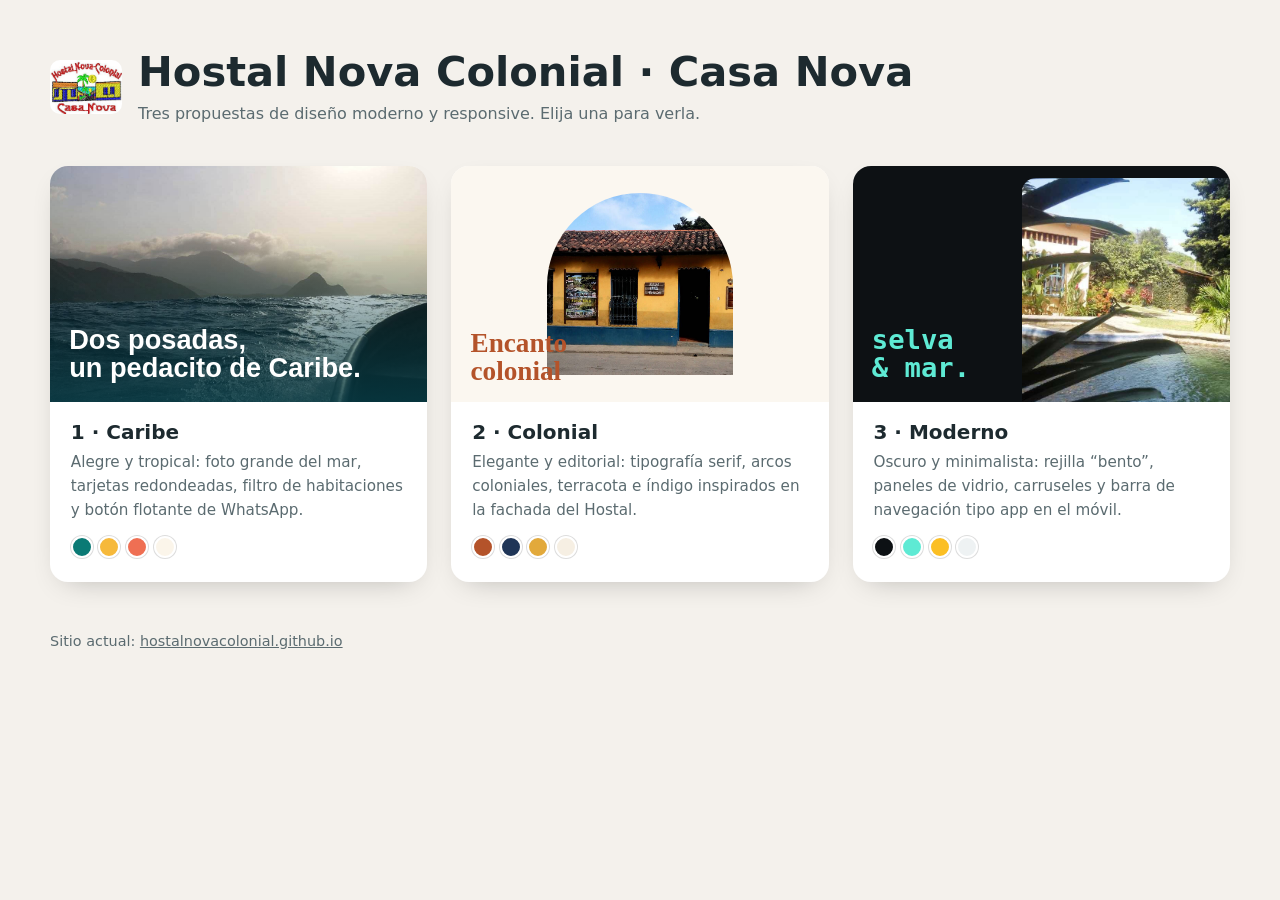
<file: index.html>
<!doctype html>
<html lang="es">
<head>
<meta charset="utf-8">
<meta name="viewport" content="width=device-width, initial-scale=1">
<title>Hostal Nova Colonial – Propuestas de diseño</title>
<meta name="robots" content="noindex">
<link rel="icon" href="img/emblema-hostal-nova-colonial-kleiner-rand-192x142.jpg">
<link rel="stylesheet" href="shared/base.css">
<style>
  body { font-family: system-ui, -apple-system, "Segoe UI", sans-serif; background: #f4f1ec; color: #1d2a2f; }
  main { width: min(1180px, 100% - 2rem); margin: 0 auto; padding: 3rem 0 4rem; }
  header { display: flex; gap: 1rem; align-items: center; margin-bottom: 2.5rem; }
  header img { border-radius: 10px; }
  h1 { font-size: clamp(1.7rem, 4vw, 2.6rem); margin: 0; }
  header p { margin: .3rem 0 0; color: #5b6b70; }
  .grid { display: grid; grid-template-columns: repeat(auto-fit, minmax(300px, 1fr)); gap: 1.5rem; }
  .card { display: flex; flex-direction: column; text-decoration: none; background: #fff; border-radius: 18px; overflow: hidden; box-shadow: 0 10px 30px -15px rgba(0,0,0,.3); transition: transform .2s, box-shadow .2s; }
  .card:hover { transform: translateY(-4px); box-shadow: 0 20px 40px -18px rgba(0,0,0,.35); }
  .preview { aspect-ratio: 16/10; position: relative; overflow: hidden; display: grid; place-items: end start; padding: 1.2rem; }
  .preview img { position: absolute; inset: 0; width: 100%; height: 100%; object-fit: cover; }
  .preview span { position: relative; font-size: 1.7rem; font-weight: 700; line-height: 1.05; }
  .caribe .preview::after, .moderno .preview::after { content: ""; position: absolute; inset: 0; }
  .caribe .preview::after { background: linear-gradient(transparent 30%, rgba(7,60,70,.85)); }
  .caribe .preview span { color: #fff; z-index: 1; font-family: "Trebuchet MS", sans-serif; }
  .colonial .preview { background: #fbf7f0; place-items: center; }
  .colonial .preview img { position: static; width: 55%; height: 92%; border-radius: 999px 999px 4px 4px; }
  .colonial .preview span { position: absolute; left: 1.2rem; bottom: 1rem; font-family: Georgia, serif; color: #b4532a; font-weight: 600; }
  .moderno .preview { background: #0d1114; }
  .moderno .preview img { inset: 12px 12px 12px 45%; width: auto; height: auto; border-radius: 14px; }
  .moderno .preview::after { display: none; }
  .moderno .preview span { color: #5eead4; font-family: ui-monospace, monospace; }
  .body { padding: 1.2rem 1.3rem 1.5rem; }
  .body h2 { font-size: 1.25rem; margin-bottom: .35rem; }
  .body p { color: #5b6b70; margin: 0 0 .8rem; font-size: .95rem; }
  .sw { display: flex; gap: .35rem; }
  .sw i { width: 22px; height: 22px; border-radius: 50%; border: 2px solid #fff; box-shadow: 0 0 0 1px #ddd; }
  footer { margin-top: 3rem; color: #5b6b70; font-size: .9rem; }
</style>
</head>
<body>
<main>
  <header>
    <img src="img/emblema-hostal-nova-colonial-kleiner-rand-192x142.jpg" alt="" width="72" height="54">
    <div>
      <h1>Hostal Nova Colonial · Casa Nova</h1>
      <p>Tres propuestas de diseño moderno y responsive. Elija una para verla.</p>
    </div>
  </header>
  <div class="grid">
    <a class="card caribe" href="caribe/">
      <div class="preview"><img src="img/lanchamar-1600x765.jpeg" alt=""><span>Dos posadas,<br>un pedacito de Caribe.</span></div>
      <div class="body">
        <h2>1 · Caribe</h2>
        <p>Alegre y tropical: foto grande del mar, tarjetas redondeadas, filtro de habitaciones y botón flotante de WhatsApp.</p>
        <div class="sw"><i style="background:#0b7a75"></i><i style="background:#f6b93b"></i><i style="background:#ef6f53"></i><i style="background:#fbf5ea"></i></div>
      </div>
    </a>
    <a class="card colonial" href="colonial/">
      <div class="preview"><img src="img/2019-02-27-03.37.29-977x715.jpg" alt=""><span>Encanto<br>colonial</span></div>
      <div class="body">
        <h2>2 · Colonial</h2>
        <p>Elegante y editorial: tipografía serif, arcos coloniales, terracota e índigo inspirados en la fachada del Hostal.</p>
        <div class="sw"><i style="background:#b4532a"></i><i style="background:#1f3557"></i><i style="background:#e2a93b"></i><i style="background:#f6efe3"></i></div>
      </div>
    </a>
    <a class="card moderno" href="moderno/">
      <div class="preview"><img src="img/colonialdesdecatarata-988x726.jpeg" alt=""><span>selva<br>&amp; mar.</span></div>
      <div class="body">
        <h2>3 · Moderno</h2>
        <p>Oscuro y minimalista: rejilla “bento”, paneles de vidrio, carruseles y barra de navegación tipo app en el móvil.</p>
        <div class="sw"><i style="background:#0d1114"></i><i style="background:#5eead4"></i><i style="background:#fbbf24"></i><i style="background:#eef2f3"></i></div>
      </div>
    </a>
  </div>
  <footer>Sitio actual: <a href="https://hostalnovacolonial.github.io/">hostalnovacolonial.github.io</a></footer>
</main>
</body>
</html>
</file>
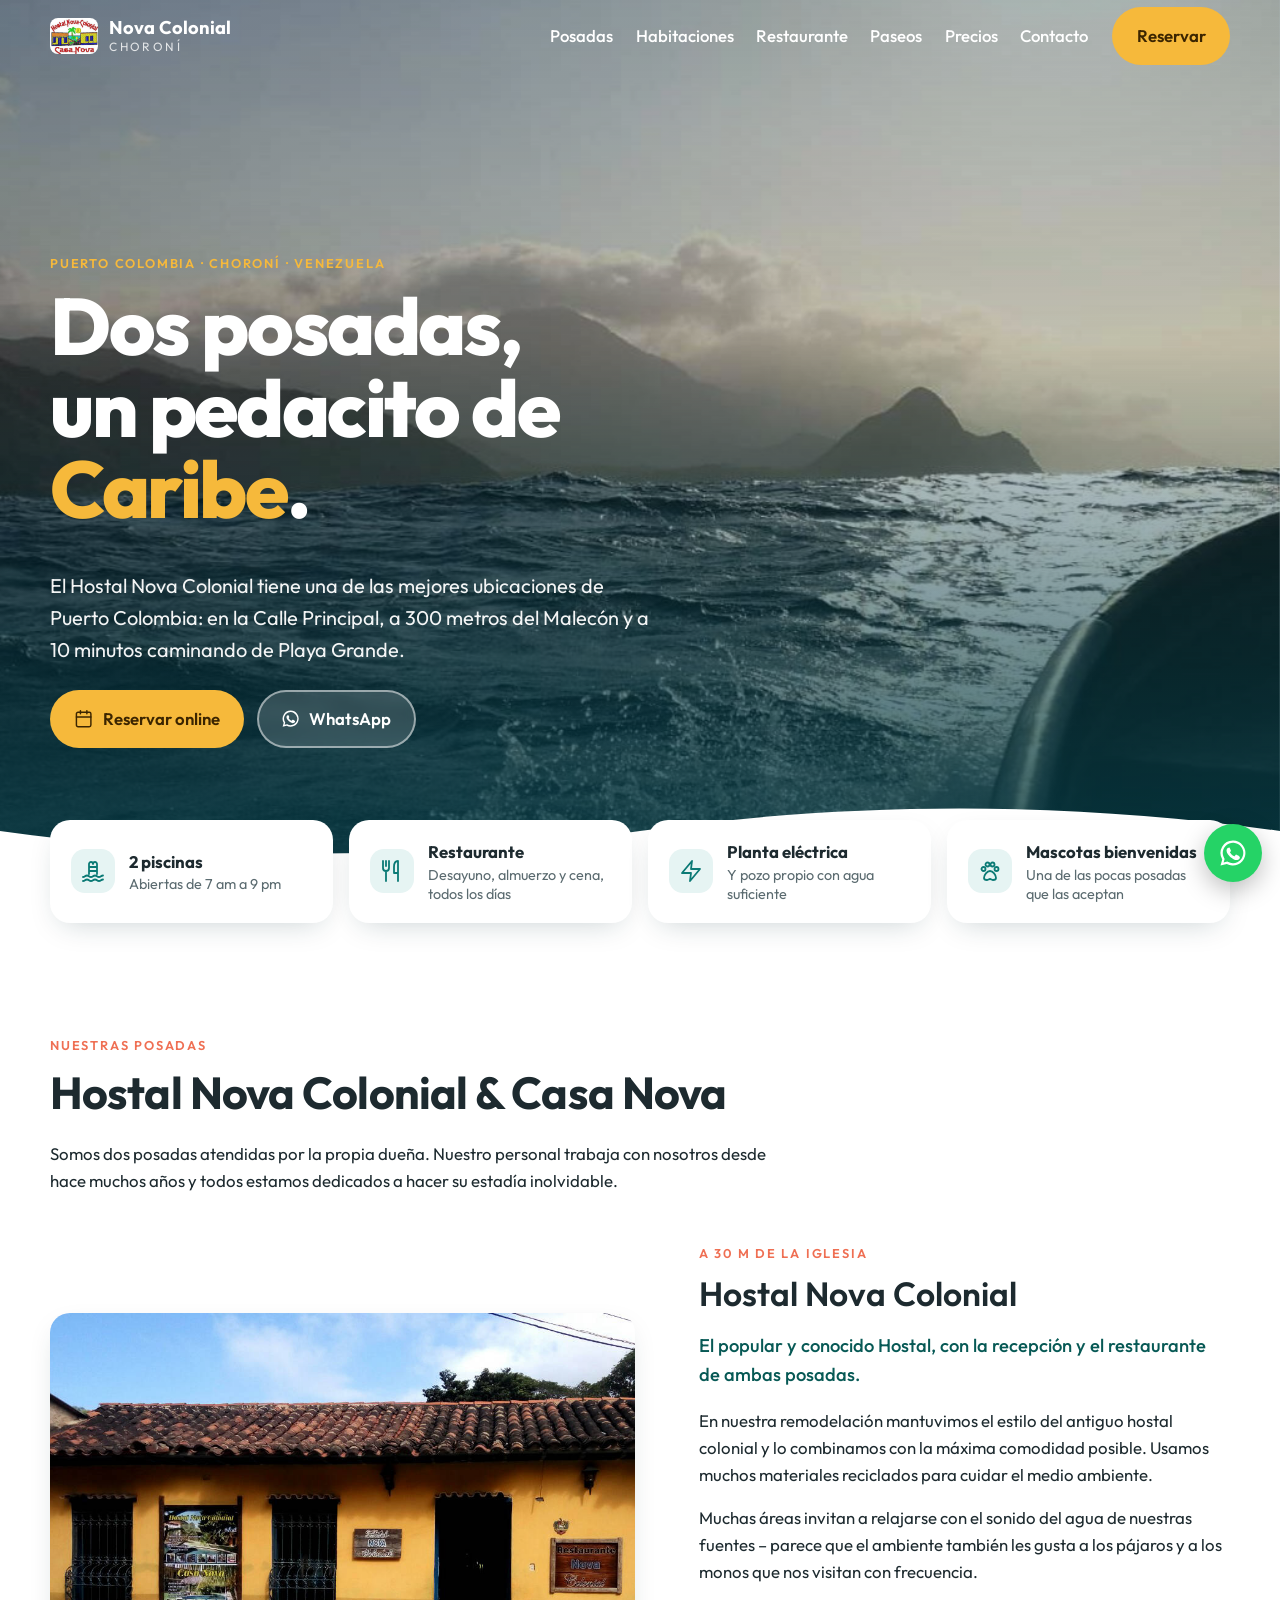
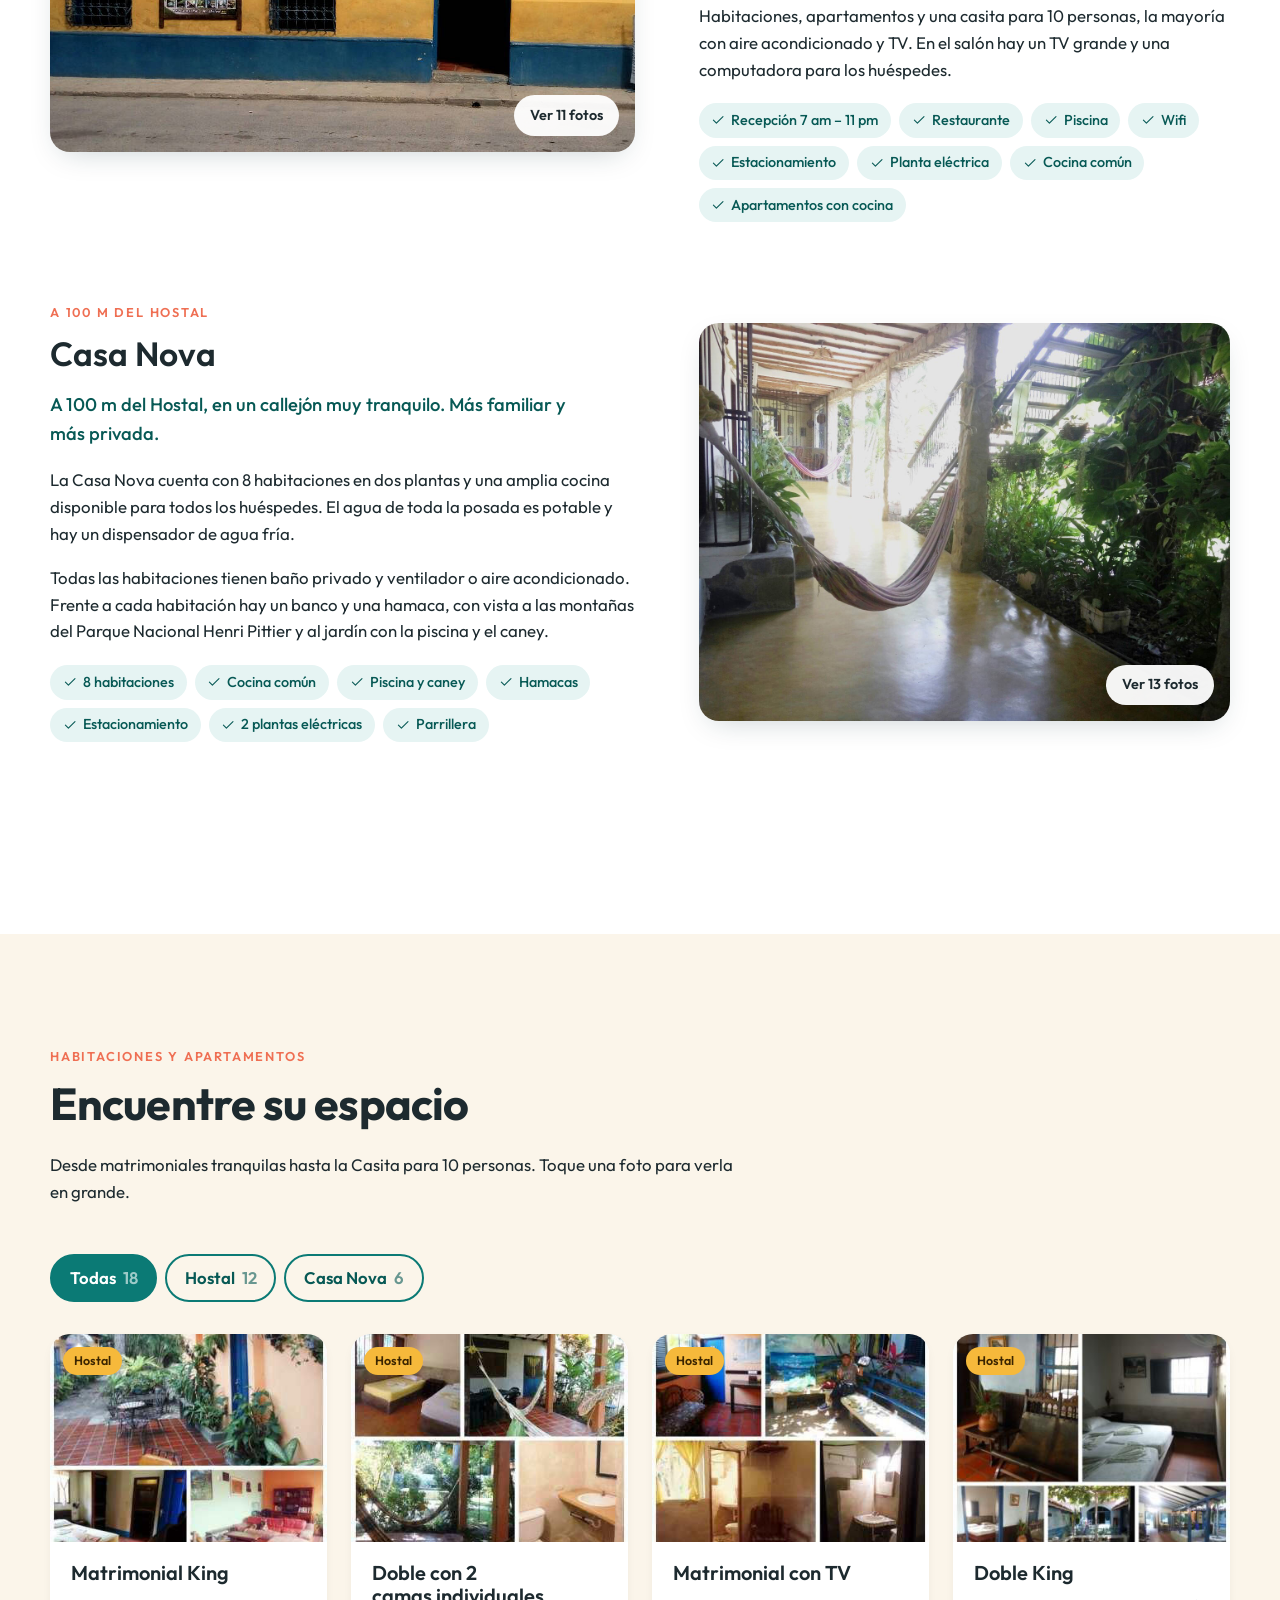
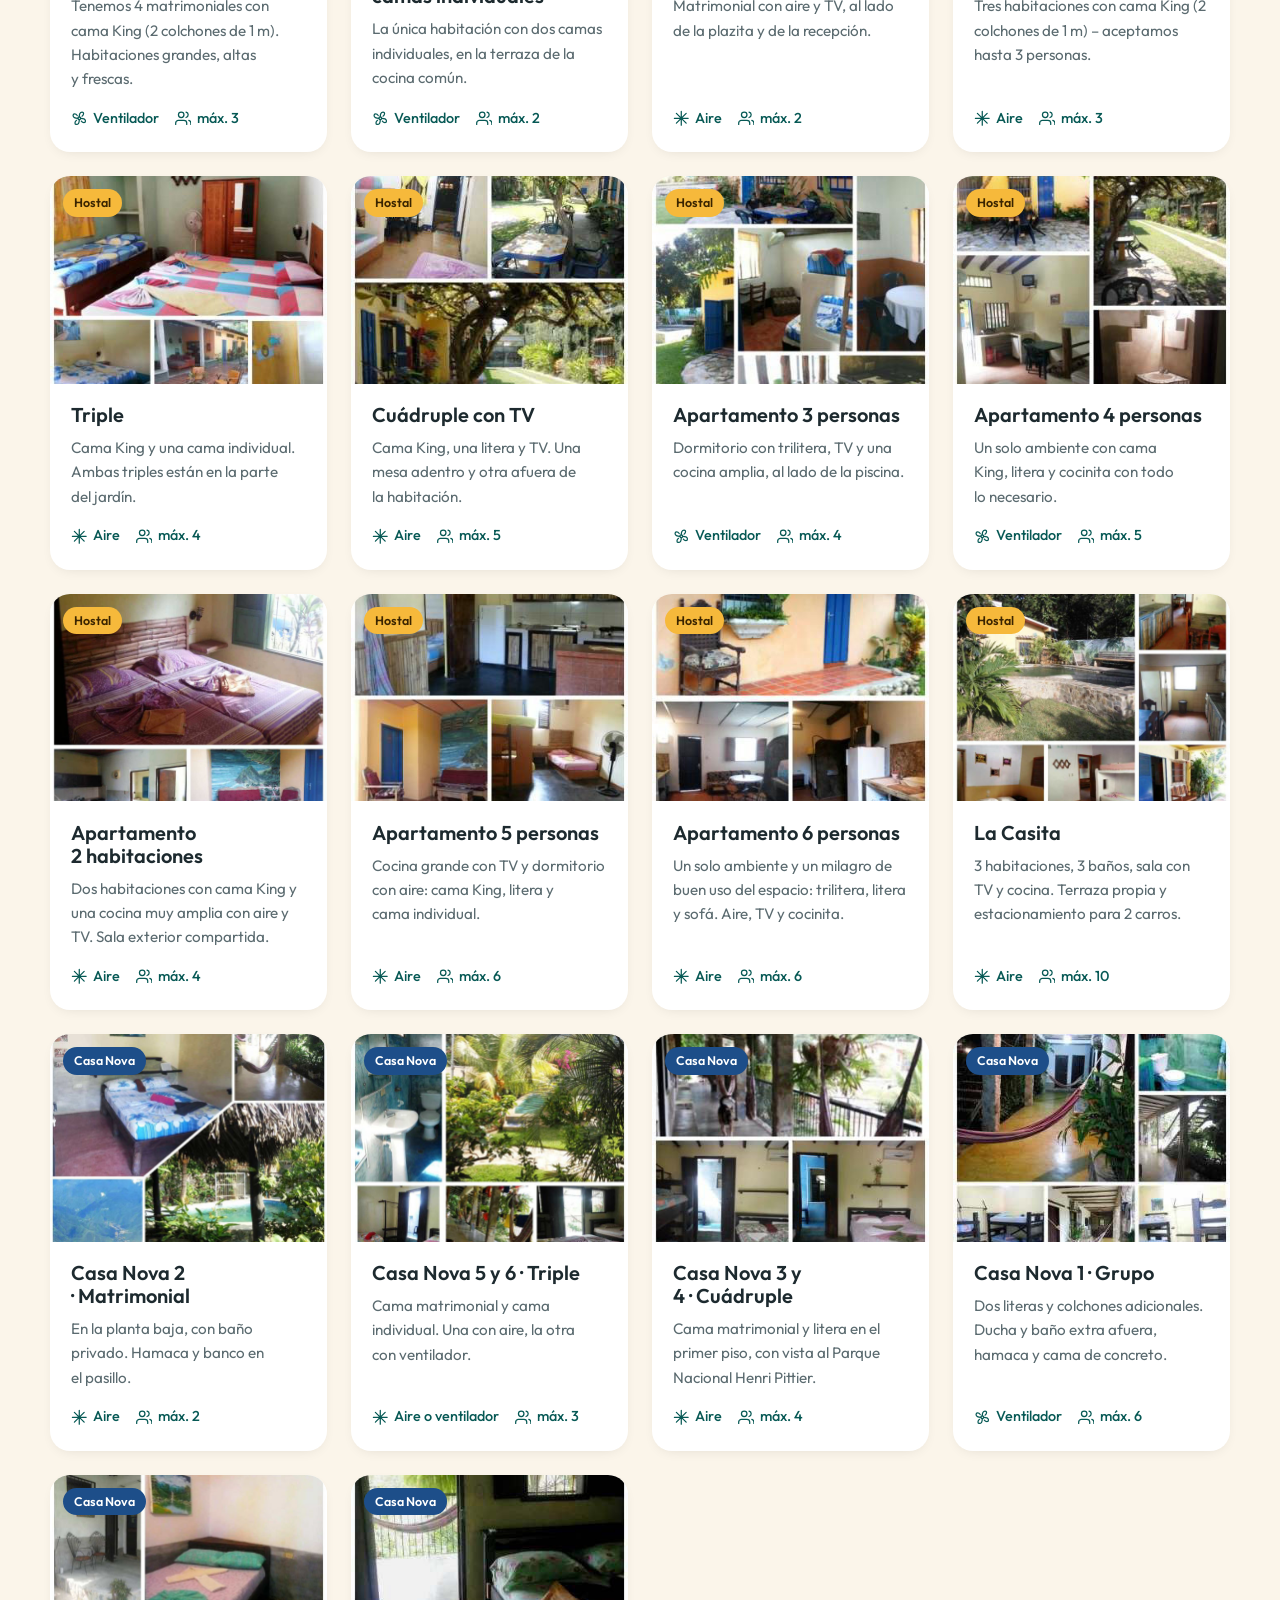
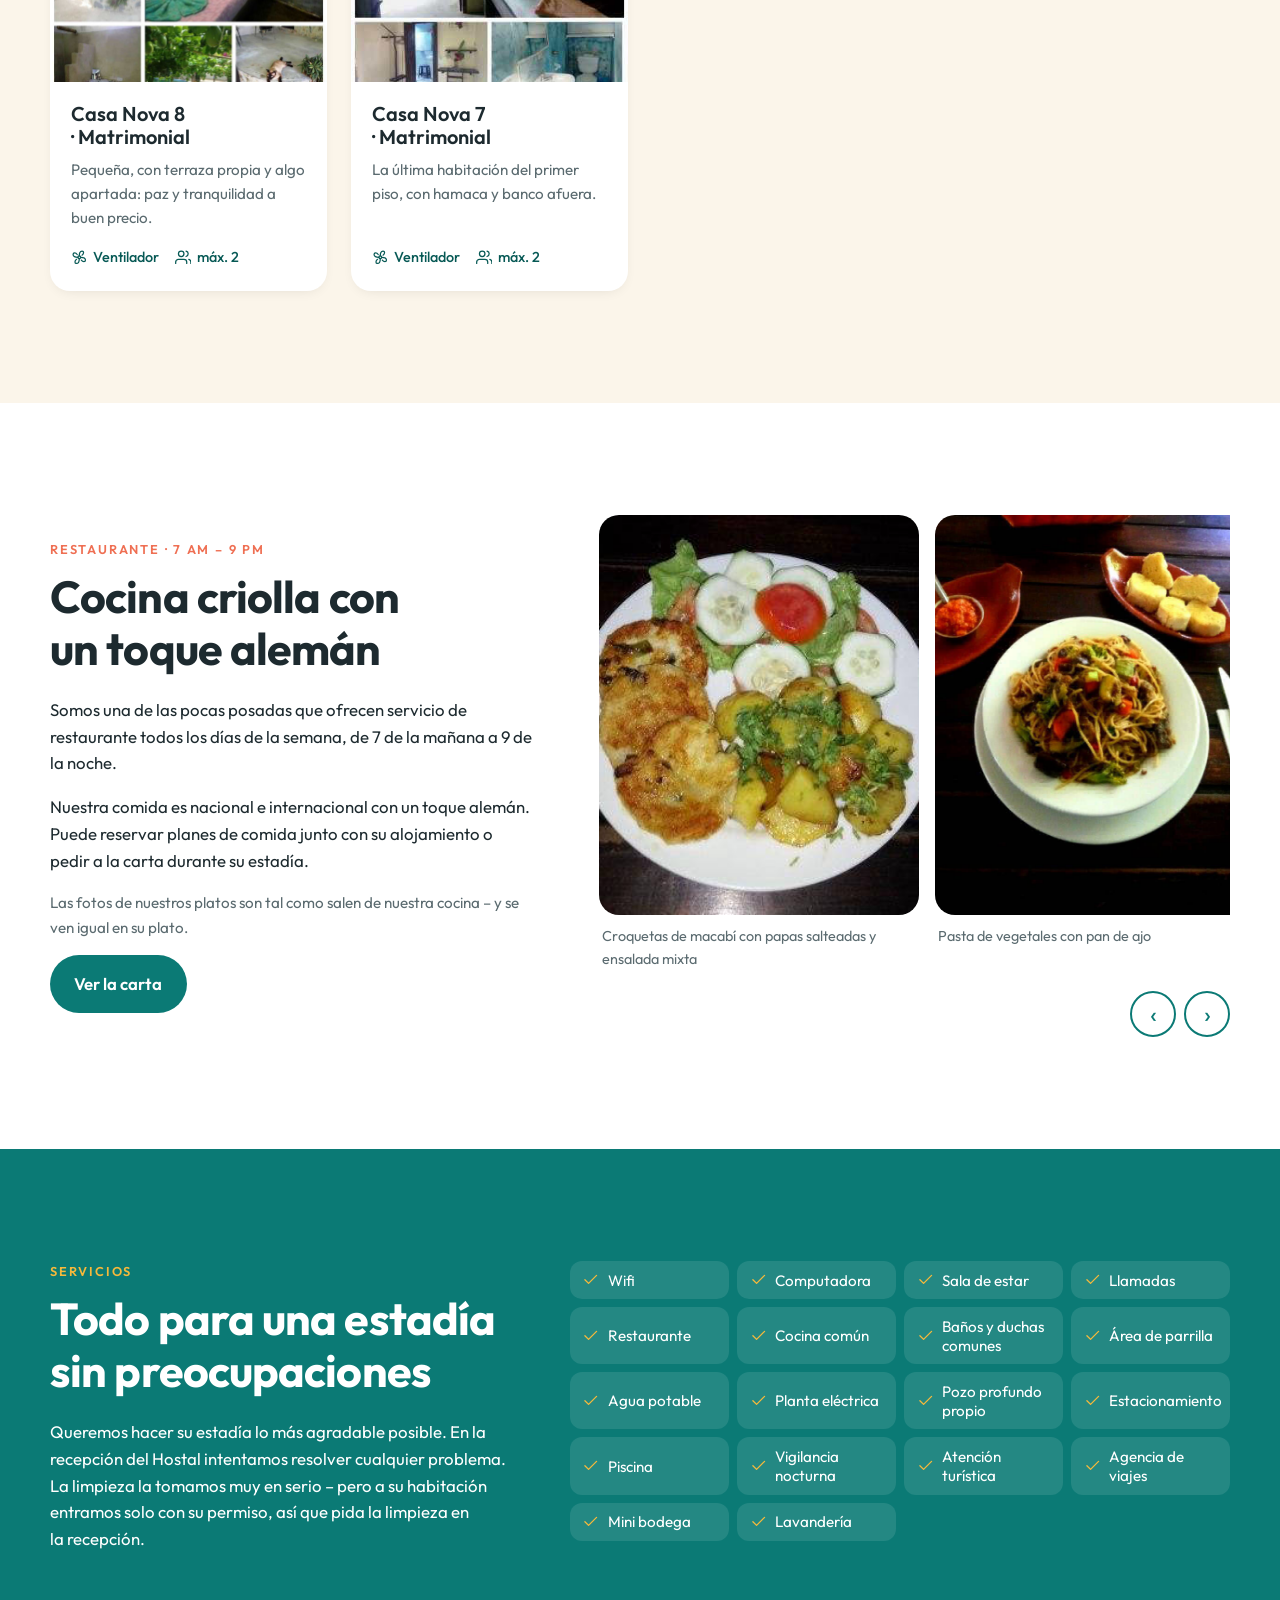
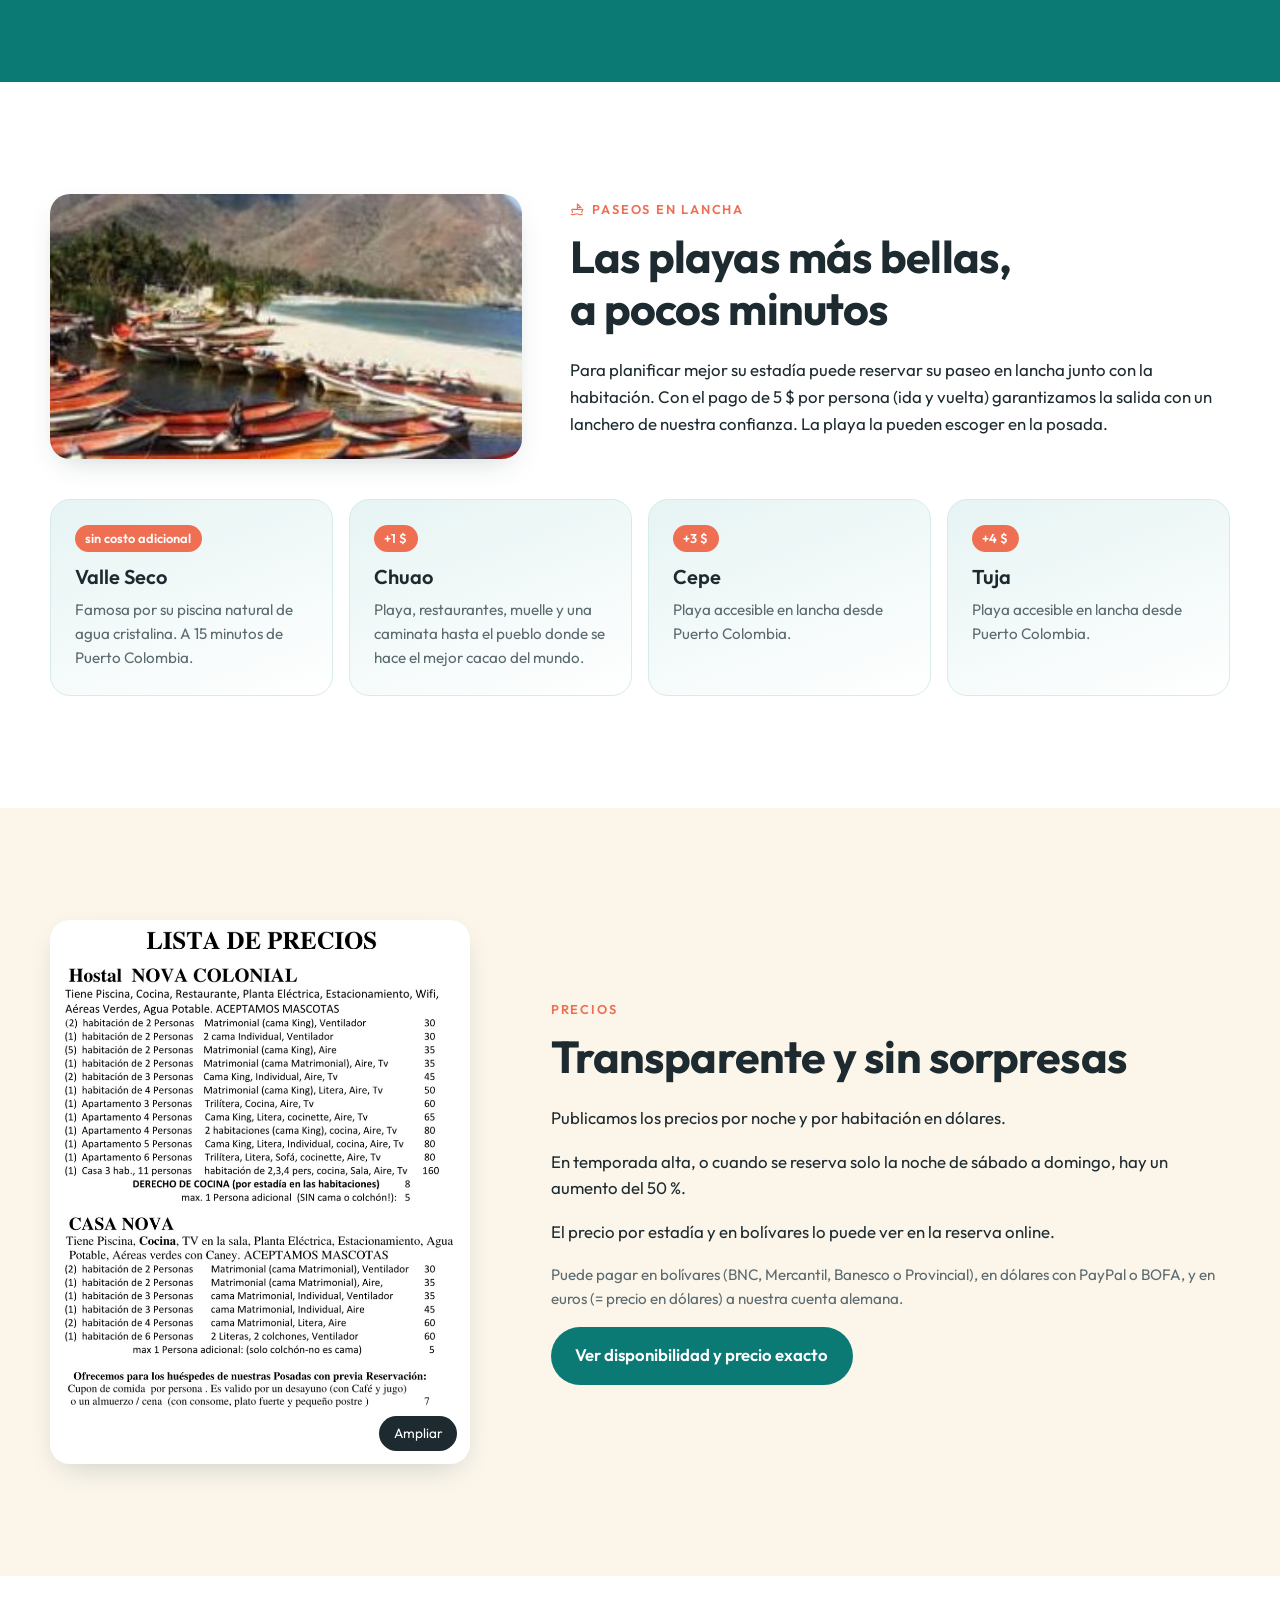
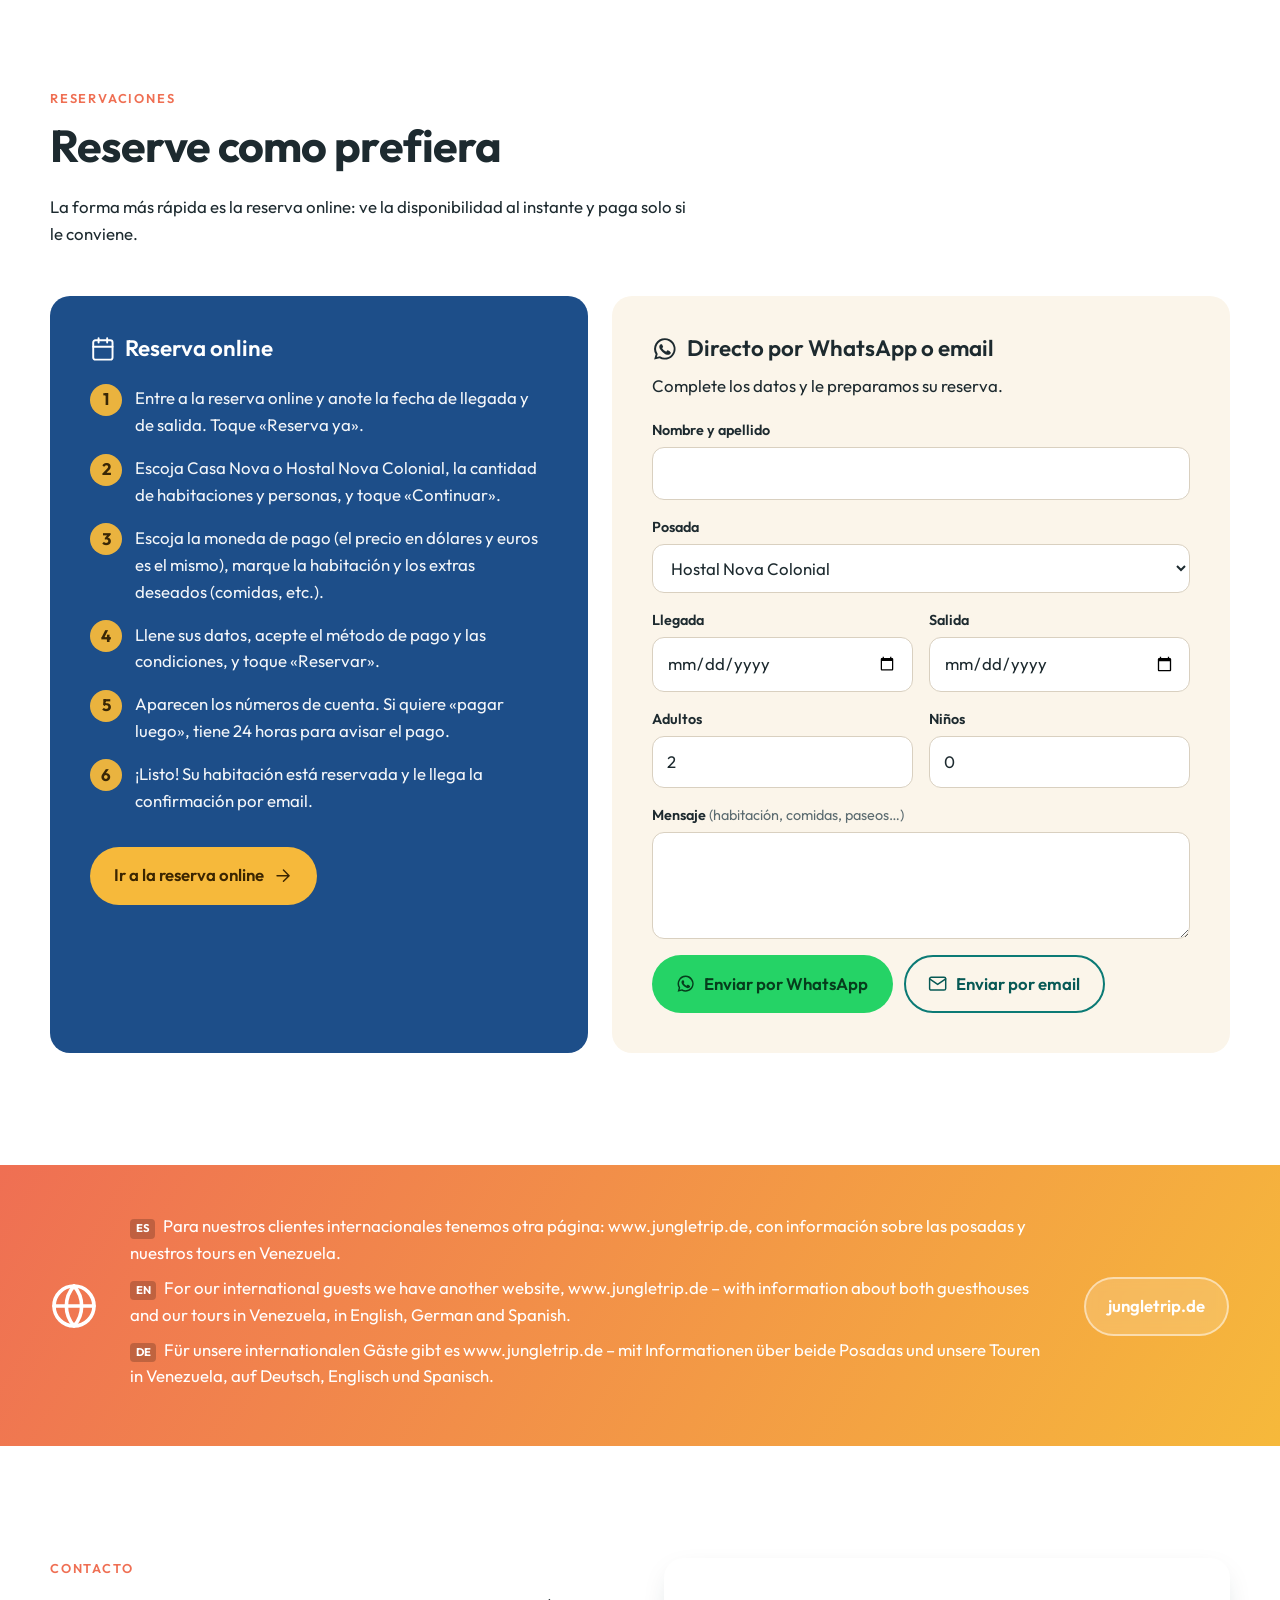
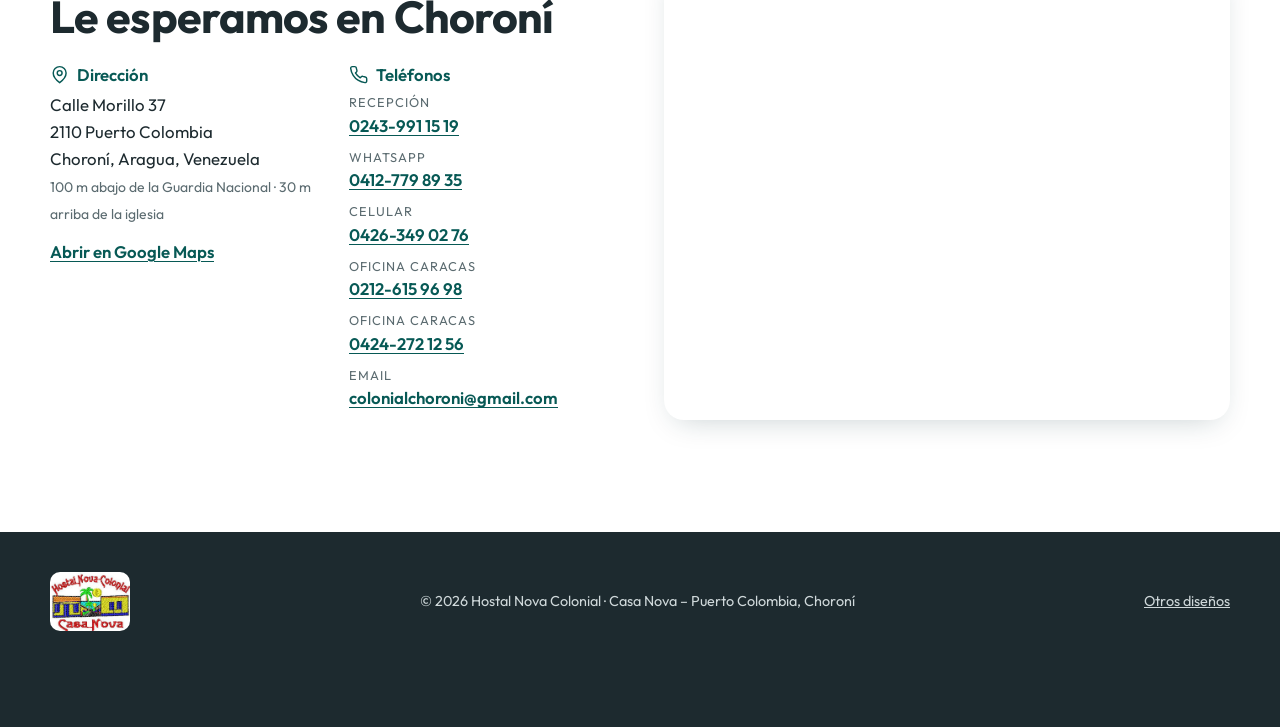
<file: caribe/index.html>
<!doctype html>
<html lang="es">
<head>
<meta charset="utf-8">
<meta name="viewport" content="width=device-width, initial-scale=1, viewport-fit=cover">
<title>Hostal Nova Colonial · Casa Nova – Posadas en Choroní</title>
<meta name="description" content="Hostal Nova Colonial y Casa Nova – dos posadas con piscina y restaurante en Puerto Colombia, Choroní, Venezuela. Reserve online, por WhatsApp o email.">
<meta name="theme-color" content="#0b7a75">
<meta property="og:title" content="Hostal Nova Colonial · Casa Nova – Posadas en Choroní">
<meta property="og:description" content="Hostal Nova Colonial y Casa Nova – dos posadas con piscina y restaurante en Puerto Colombia, Choroní, Venezuela. Reserve online, por WhatsApp o email.">
<meta property="og:image" content="../img/lanchamar-1600x765.jpeg">
<link rel="icon" href="../img/emblema-hostal-nova-colonial-kleiner-rand-192x142.jpg">
<link rel="preconnect" href="https://fonts.googleapis.com">
<link rel="preconnect" href="https://fonts.gstatic.com" crossorigin>
<link rel="stylesheet" href="https://fonts.googleapis.com/css2?family=Outfit:wght@300;400;500;600;700;800&display=swap">
<link rel="stylesheet" href="../shared/base.css">
<link rel="stylesheet" href="style.css">
<script type="application/ld+json">
{"@context":"https://schema.org","@type":"LodgingBusiness","name":"Hostal Nova Colonial","email":"colonialchoroni@gmail.com","telephone":"+58 243 991 1519","address":{"@type":"PostalAddress","streetAddress":"Calle Morillo 37","postalCode":"2110","addressLocality":"Puerto Colombia, Choroní","addressRegion":"Aragua","addressCountry":"VE"},"petsAllowed":true}
</script>
</head>
<body>
<a class="skip-link" href="#main">Saltar al contenido</a>
<header class="site-header" data-header>
  <div class="wrap header-inner">
    <a class="brand" href="#top" aria-label="Hostal Nova Colonial – inicio">
      <img src="../img/emblema-hostal-nova-colonial-kleiner-rand-192x142.jpg" alt="" width="48" height="36"><span>Nova Colonial<small>Choroní</small></span>
    </a>
    <nav id="nav" class="nav" aria-label="Principal">
      <ul><li><a href="#posadas">Posadas</a></li><li><a href="#habitaciones">Habitaciones</a></li><li><a href="#restaurante">Restaurante</a></li><li><a href="#paseos">Paseos</a></li><li><a href="#precios">Precios</a></li><li><a href="#contacto">Contacto</a></li></ul>
      <a class="btn btn-sun nav-cta" href="#reservar">Reservar</a>
    </nav>
    <button class="nav-toggle" data-nav-toggle aria-controls="nav" aria-expanded="false" aria-label="Menú"><span></span><span></span><span></span></button>
  </div>
</header>

<main id="main">
<section class="hero" id="top">
  <img class="hero-bg" src="../img/lanchamar-1600x765.jpeg" alt="" fetchpriority="high">
  <div class="wrap hero-inner">
    <p class="eyebrow light">Puerto Colombia · Choroní · Venezuela</p>
    <h1>Dos posadas,<br>un pedacito de <em>Caribe</em>.</h1>
    <p class="hero-sub">El Hostal Nova Colonial tiene una de las mejores ubicaciones de Puerto Colombia: en la Calle Principal, a 300 metros del Malecón y a 10 minutos caminando de Playa Grande.</p>
    <div class="hero-cta">
      <a class="btn btn-sun" href="http://www.jungletrip.de/es/preisechoroni.html" rel="noopener"><svg class="icon" viewBox="0 0 24 24" width="24" height="24" aria-hidden="true" fill="none" stroke="currentColor" stroke-width="1.8" stroke-linecap="round" stroke-linejoin="round"><rect x="3" y="4" width="18" height="18" rx="2"/><path d="M16 2v4M8 2v4M3 10h18"/></svg> Reservar online</a>
      <a class="btn btn-glass" href="https://wa.me/584127798935" rel="noopener"><svg class="icon" viewBox="0 0 24 24" width="24" height="24" aria-hidden="true" ><path d="M12 2a10 10 0 0 0-8.6 15.1L2 22l5-1.3A10 10 0 1 0 12 2Zm0 18.2a8.2 8.2 0 0 1-4.2-1.2l-.3-.2-3 .8.8-2.9-.2-.3A8.2 8.2 0 1 1 12 20.2Zm4.5-6.1c-.2-.1-1.5-.7-1.7-.8-.2-.1-.4-.1-.6.1l-.8 1c-.1.2-.3.2-.5.1a6.7 6.7 0 0 1-3.3-2.9c-.2-.4.3-.4.7-1.3.1-.2 0-.3 0-.4l-.8-1.8c-.2-.5-.4-.4-.6-.4h-.5a1 1 0 0 0-.7.3 3 3 0 0 0-.9 2.2 5.2 5.2 0 0 0 1.1 2.7 11.8 11.8 0 0 0 4.5 4c1.7.7 2.3.8 3.2.6.5-.1 1.5-.6 1.7-1.2.2-.6.2-1.1.2-1.2-.1-.1-.3-.2-.5-.3Z" fill="currentColor"/></svg> WhatsApp</a>
    </div>
  </div>
  <svg class="wave" viewBox="0 0 1440 80" preserveAspectRatio="none" aria-hidden="true"><path d="M0 40c240 40 480 40 720 0s480-40 720 0v40H0Z"/></svg>
</section>

<section class="highlights wrap" aria-label="Lo más destacado">
  <ul><li><svg class="icon" viewBox="0 0 24 24" width="24" height="24" aria-hidden="true" fill="none" stroke="currentColor" stroke-width="1.8" stroke-linecap="round" stroke-linejoin="round"><path d="M2 18c2 0 2-1.5 4-1.5s2 1.5 4 1.5 2-1.5 4-1.5 2 1.5 4 1.5 2-1.5 4-1.5M2 22c2 0 2-1.5 4-1.5s2 1.5 4 1.5 2-1.5 4-1.5 2 1.5 4 1.5 2-1.5 4-1.5M8 15V5a2 2 0 0 1 4 0M16 15V5a2 2 0 0 0-4 0M8 8h8M8 12h8"/></svg><div><strong>2 piscinas</strong><span>Abiertas de 7 am a 9 pm</span></div></li><li><svg class="icon" viewBox="0 0 24 24" width="24" height="24" aria-hidden="true" fill="none" stroke="currentColor" stroke-width="1.8" stroke-linecap="round" stroke-linejoin="round"><path d="M3 2v7a3 3 0 0 0 3 3v10M9 2v7a3 3 0 0 1-3 3M6 2v5M18 22V2c-2 0-4 2-4 6v6h4"/></svg><div><strong>Restaurante</strong><span>Desayuno, almuerzo y cena, todos los días</span></div></li><li><svg class="icon" viewBox="0 0 24 24" width="24" height="24" aria-hidden="true" fill="none" stroke="currentColor" stroke-width="1.8" stroke-linecap="round" stroke-linejoin="round"><path d="M13 2 3 14h9l-1 8 10-12h-9l1-8Z"/></svg><div><strong>Planta eléctrica</strong><span>Y pozo propio con agua suficiente</span></div></li><li><svg class="icon" viewBox="0 0 24 24" width="24" height="24" aria-hidden="true" fill="none" stroke="currentColor" stroke-width="1.8" stroke-linecap="round" stroke-linejoin="round"><circle cx="5.5" cy="10" r="2"/><circle cx="9.5" cy="5.5" r="2"/><circle cx="14.5" cy="5.5" r="2"/><circle cx="18.5" cy="10" r="2"/><path d="M12 12c-3 0-6 4-6 7 0 2 2 2 3 2s2-1 3-1 2 1 3 1 3 0 3-2c0-3-3-7-6-7Z"/></svg><div><strong>Mascotas bienvenidas</strong><span>Una de las pocas posadas que las aceptan</span></div></li></ul>
</section>

<section id="posadas" class="section">
  <div class="wrap">
    <header class="sec-head">
      <p class="eyebrow">Nuestras posadas</p>
      <h2>Hostal Nova Colonial &amp; Casa Nova</h2>
      <p>Somos dos posadas atendidas por la propia dueña. Nuestro personal trabaja con nosotros desde hace muchos años y todos estamos dedicados a hacer su estadía inolvidable.</p>
    </header>
    
<article class="house">
  <div class="house-media">
    <a href="../img/2019-02-27-03.37.29-977x715.jpg" data-lightbox="hostal" data-caption="Fachada del Hostal Nova Colonial en la Calle Principal" class="house-main"><img src="../img/2019-02-27-03.37.29-977x715.jpg" alt="Fachada del Hostal Nova Colonial en la Calle Principal" loading="lazy" decoding="async"><span class="pill-btn">Ver 11 fotos</span></a>
    <div hidden><a href="../img/colonialdesdecatarata-988x726.jpeg" data-lightbox="hostal" data-caption="Piscina y jardín del Hostal" class="sr-gal"><img src="../img/colonialdesdecatarata-988x726.jpeg" alt="Piscina y jardín del Hostal" loading="lazy" decoding="async"></a><a href="../img/desde-oficina-836x627.jpg" data-lightbox="hostal" data-caption="Terraza con muebles y piso de terracota" class="sr-gal"><img src="../img/desde-oficina-836x627.jpg" alt="Terraza con muebles y piso de terracota" loading="lazy" decoding="async"></a><a href="../img/colonialnoche-448x336.jpg" data-lightbox="hostal" data-caption="El Hostal de noche" class="sr-gal"><img src="../img/colonialnoche-448x336.jpg" alt="El Hostal de noche" loading="lazy" decoding="async"></a><a href="../img/restauranteslider-336x412.jpg" data-lightbox="hostal" data-caption="Restaurante del Hostal" class="sr-gal"><img src="../img/restauranteslider-336x412.jpg" alt="Restaurante del Hostal" loading="lazy" decoding="async"></a><a href="../img/caneyhostal-336x448.jpg" data-lightbox="hostal" data-caption="Caney del Hostal" class="sr-gal"><img src="../img/caneyhostal-336x448.jpg" alt="Caney del Hostal" loading="lazy" decoding="async"></a><a href="../img/2018-10-2718.06.39-448x336.jpeg" data-lightbox="hostal" data-caption="Áreas comunes del Hostal" class="sr-gal"><img src="../img/2018-10-2718.06.39-448x336.jpeg" alt="Áreas comunes del Hostal" loading="lazy" decoding="async"></a><a href="../img/2018-07-2617.00.56-448x336.jpeg" data-lightbox="hostal" data-caption="Rincón del Hostal" class="sr-gal"><img src="../img/2018-07-2617.00.56-448x336.jpeg" alt="Rincón del Hostal" loading="lazy" decoding="async"></a><a href="../img/2017-12-0410.39.41-448x336.jpg" data-lightbox="hostal" data-caption="Jardín del Hostal" class="sr-gal"><img src="../img/2017-12-0410.39.41-448x336.jpg" alt="Jardín del Hostal" loading="lazy" decoding="async"></a><a href="../img/2018-12-0910.45.48-448x326.jpg" data-lightbox="hostal" data-caption="Patio del Hostal" class="sr-gal"><img src="../img/2018-12-0910.45.48-448x326.jpg" alt="Patio del Hostal" loading="lazy" decoding="async"></a><a href="../img/2019-04-1916.51.53-448x317.jpg" data-lightbox="hostal" data-caption="Vista del Hostal" class="sr-gal"><img src="../img/2019-04-1916.51.53-448x317.jpg" alt="Vista del Hostal" loading="lazy" decoding="async"></a></div>
  </div>
  <div class="house-body">
    <p class="eyebrow">A 30 m de la iglesia</p>
    <h3>Hostal Nova Colonial</h3>
    <p class="lead">El popular y conocido Hostal, con la recepción y el restaurante de ambas posadas.</p>
    <p>En nuestra remodelación mantuvimos el estilo del antiguo hostal colonial y lo combinamos con la máxima comodidad posible. Usamos muchos materiales reciclados para cuidar el medio ambiente.</p><p>Muchas áreas invitan a relajarse con el sonido del agua de nuestras fuentes – parece que el ambiente también les gusta a los pájaros y a los monos que nos visitan con frecuencia.</p><p>Habitaciones, apartamentos y una casita para 10 personas, la mayoría con aire acondicionado y TV. En el salón hay un TV grande y una computadora para los huéspedes.</p>
    <ul class="checks"><li><svg class="icon" viewBox="0 0 24 24" width="24" height="24" aria-hidden="true" fill="none" stroke="currentColor" stroke-width="1.8" stroke-linecap="round" stroke-linejoin="round"><path d="M20 6 9 17l-5-5"/></svg>Recepción 7 am – 11 pm</li><li><svg class="icon" viewBox="0 0 24 24" width="24" height="24" aria-hidden="true" fill="none" stroke="currentColor" stroke-width="1.8" stroke-linecap="round" stroke-linejoin="round"><path d="M20 6 9 17l-5-5"/></svg>Restaurante</li><li><svg class="icon" viewBox="0 0 24 24" width="24" height="24" aria-hidden="true" fill="none" stroke="currentColor" stroke-width="1.8" stroke-linecap="round" stroke-linejoin="round"><path d="M20 6 9 17l-5-5"/></svg>Piscina</li><li><svg class="icon" viewBox="0 0 24 24" width="24" height="24" aria-hidden="true" fill="none" stroke="currentColor" stroke-width="1.8" stroke-linecap="round" stroke-linejoin="round"><path d="M20 6 9 17l-5-5"/></svg>Wifi</li><li><svg class="icon" viewBox="0 0 24 24" width="24" height="24" aria-hidden="true" fill="none" stroke="currentColor" stroke-width="1.8" stroke-linecap="round" stroke-linejoin="round"><path d="M20 6 9 17l-5-5"/></svg>Estacionamiento</li><li><svg class="icon" viewBox="0 0 24 24" width="24" height="24" aria-hidden="true" fill="none" stroke="currentColor" stroke-width="1.8" stroke-linecap="round" stroke-linejoin="round"><path d="M20 6 9 17l-5-5"/></svg>Planta eléctrica</li><li><svg class="icon" viewBox="0 0 24 24" width="24" height="24" aria-hidden="true" fill="none" stroke="currentColor" stroke-width="1.8" stroke-linecap="round" stroke-linejoin="round"><path d="M20 6 9 17l-5-5"/></svg>Cocina común</li><li><svg class="icon" viewBox="0 0 24 24" width="24" height="24" aria-hidden="true" fill="none" stroke="currentColor" stroke-width="1.8" stroke-linecap="round" stroke-linejoin="round"><path d="M20 6 9 17l-5-5"/></svg>Apartamentos con cocina</li></ul>
  </div>
</article>
    
<article class="house flip">
  <div class="house-media">
    <a href="../img/2017-09-519.36.15-1280x960.jpg" data-lightbox="nova" data-caption="Pasillo con hamacas en Casa Nova" class="house-main"><img src="../img/2017-09-519.36.15-1280x960.jpg" alt="Pasillo con hamacas en Casa Nova" loading="lazy" decoding="async"><span class="pill-btn">Ver 13 fotos</span></a>
    <div hidden><a href="../img/casa-nova-karen-705x899.jpg" data-lightbox="nova" data-caption="Casa Nova" class="sr-gal"><img src="../img/casa-nova-karen-705x899.jpg" alt="Casa Nova" loading="lazy" decoding="async"></a><a href="../img/piscinacortado-290x247.jpg" data-lightbox="nova" data-caption="Piscina de Casa Nova" class="sr-gal"><img src="../img/piscinacortado-290x247.jpg" alt="Piscina de Casa Nova" loading="lazy" decoding="async"></a><a href="../img/novacompleto-390x336.jpeg" data-lightbox="nova" data-caption="Vista de Casa Nova" class="sr-gal"><img src="../img/novacompleto-390x336.jpeg" alt="Vista de Casa Nova" loading="lazy" decoding="async"></a><a href="../img/novasalanuevo-816x612.jpg" data-lightbox="nova" data-caption="Sala de Casa Nova" class="sr-gal"><img src="../img/novasalanuevo-816x612.jpg" alt="Sala de Casa Nova" loading="lazy" decoding="async"></a><a href="../img/novasala1-757x533.jpeg" data-lightbox="nova" data-caption="Sala de estar" class="sr-gal"><img src="../img/novasala1-757x533.jpeg" alt="Sala de estar" loading="lazy" decoding="async"></a><a href="../img/cocinacocina-448x336.jpg" data-lightbox="nova" data-caption="Cocina común" class="sr-gal"><img src="../img/cocinacocina-448x336.jpg" alt="Cocina común" loading="lazy" decoding="async"></a><a href="../img/casanovasalacocina-448x336.jpg" data-lightbox="nova" data-caption="Sala y cocina" class="sr-gal"><img src="../img/casanovasalacocina-448x336.jpg" alt="Sala y cocina" loading="lazy" decoding="async"></a><a href="../img/casa-nova-dispensador-400x300.jpg" data-lightbox="nova" data-caption="Dispensador de agua fría" class="sr-gal"><img src="../img/casa-nova-dispensador-400x300.jpg" alt="Dispensador de agua fría" loading="lazy" decoding="async"></a><a href="../img/flordeparchita-780x1040.jpg" data-lightbox="nova" data-caption="Flor de parchita en el jardín" class="sr-gal"><img src="../img/flordeparchita-780x1040.jpg" alt="Flor de parchita en el jardín" loading="lazy" decoding="async"></a><a href="../img/2017-09-515.21.10-448x336.jpg" data-lightbox="nova" data-caption="Jardín de Casa Nova" class="sr-gal"><img src="../img/2017-09-515.21.10-448x336.jpg" alt="Jardín de Casa Nova" loading="lazy" decoding="async"></a><a href="../img/2018-08-11-13.42.11-448x333.jpg" data-lightbox="nova" data-caption="Áreas exteriores de Casa Nova" class="sr-gal"><img src="../img/2018-08-11-13.42.11-448x333.jpg" alt="Áreas exteriores de Casa Nova" loading="lazy" decoding="async"></a><a href="../img/casanovaestacionamiento-436x310.jpg" data-lightbox="nova" data-caption="Estacionamiento de Casa Nova" class="sr-gal"><img src="../img/casanovaestacionamiento-436x310.jpg" alt="Estacionamiento de Casa Nova" loading="lazy" decoding="async"></a></div>
  </div>
  <div class="house-body">
    <p class="eyebrow">A 100 m del Hostal</p>
    <h3>Casa Nova</h3>
    <p class="lead">A 100 m del Hostal, en un callejón muy tranquilo. Más familiar y más privada.</p>
    <p>La Casa Nova cuenta con 8 habitaciones en dos plantas y una amplia cocina disponible para todos los huéspedes. El agua de toda la posada es potable y hay un dispensador de agua fría.</p><p>Todas las habitaciones tienen baño privado y ventilador o aire acondicionado. Frente a cada habitación hay un banco y una hamaca, con vista a las montañas del Parque Nacional Henri Pittier y al jardín con la piscina y el caney.</p>
    <ul class="checks"><li><svg class="icon" viewBox="0 0 24 24" width="24" height="24" aria-hidden="true" fill="none" stroke="currentColor" stroke-width="1.8" stroke-linecap="round" stroke-linejoin="round"><path d="M20 6 9 17l-5-5"/></svg>8 habitaciones</li><li><svg class="icon" viewBox="0 0 24 24" width="24" height="24" aria-hidden="true" fill="none" stroke="currentColor" stroke-width="1.8" stroke-linecap="round" stroke-linejoin="round"><path d="M20 6 9 17l-5-5"/></svg>Cocina común</li><li><svg class="icon" viewBox="0 0 24 24" width="24" height="24" aria-hidden="true" fill="none" stroke="currentColor" stroke-width="1.8" stroke-linecap="round" stroke-linejoin="round"><path d="M20 6 9 17l-5-5"/></svg>Piscina y caney</li><li><svg class="icon" viewBox="0 0 24 24" width="24" height="24" aria-hidden="true" fill="none" stroke="currentColor" stroke-width="1.8" stroke-linecap="round" stroke-linejoin="round"><path d="M20 6 9 17l-5-5"/></svg>Hamacas</li><li><svg class="icon" viewBox="0 0 24 24" width="24" height="24" aria-hidden="true" fill="none" stroke="currentColor" stroke-width="1.8" stroke-linecap="round" stroke-linejoin="round"><path d="M20 6 9 17l-5-5"/></svg>Estacionamiento</li><li><svg class="icon" viewBox="0 0 24 24" width="24" height="24" aria-hidden="true" fill="none" stroke="currentColor" stroke-width="1.8" stroke-linecap="round" stroke-linejoin="round"><path d="M20 6 9 17l-5-5"/></svg>2 plantas eléctricas</li><li><svg class="icon" viewBox="0 0 24 24" width="24" height="24" aria-hidden="true" fill="none" stroke="currentColor" stroke-width="1.8" stroke-linecap="round" stroke-linejoin="round"><path d="M20 6 9 17l-5-5"/></svg>Parrillera</li></ul>
  </div>
</article>
  </div>
</section>

<section id="habitaciones" class="section sand">
  <div class="wrap">
    <header class="sec-head">
      <p class="eyebrow">Habitaciones y apartamentos</p>
      <h2>Encuentre su espacio</h2>
      <p>Desde matrimoniales tranquilas hasta la Casita para 10 personas. Toque una foto para verla en grande.</p>
    </header>
    <div class="filters" role="group" aria-label="Filtrar por posada" data-filter-group="room-grid">
      <button data-filter="all" aria-pressed="true">Todas <span>18</span></button>
      <button data-filter="hostal" aria-pressed="false">Hostal <span>12</span></button>
      <button data-filter="nova" aria-pressed="false">Casa Nova <span>6</span></button>
    </div>
    <div id="room-grid" class="rooms">
<article class="room" data-house="hostal">
  <a href="../img/c671213kingventilador-336x336.jpg" data-lightbox="rooms" data-caption="Matrimonial King – Hostal" class="room-img"><img src="../img/c671213kingventilador-336x336.jpg" alt="Matrimonial King – Hostal" loading="lazy" decoding="async"><span class="tag tag-hostal">Hostal</span></a>
  <div class="room-body">
    <h3>Matrimonial King</h3>
    <p>Tenemos 4 matrimoniales con cama King (2 colchones de 1 m). Habitaciones grandes, altas y frescas.</p>
    <ul class="meta"><li><svg class="icon" viewBox="0 0 24 24" width="24" height="24" aria-hidden="true" fill="none" stroke="currentColor" stroke-width="1.8" stroke-linecap="round" stroke-linejoin="round"><circle cx="12" cy="12" r="2"/><path d="M12 10c0-4 1-7 4-7s3 4 0 6M14 12c4 0 7 1 7 4s-4 3-6 0M12 14c0 4-1 7-4 7s-3-4 0-6M10 12c-4 0-7-1-7-4s4-3 6 0"/></svg>Ventilador</li><li><svg class="icon" viewBox="0 0 24 24" width="24" height="24" aria-hidden="true" fill="none" stroke="currentColor" stroke-width="1.8" stroke-linecap="round" stroke-linejoin="round"><path d="M17 21v-2a4 4 0 0 0-4-4H5a4 4 0 0 0-4 4v2"/><circle cx="9" cy="7" r="4"/><path d="M23 21v-2a4 4 0 0 0-3-3.9M16 3.1a4 4 0 0 1 0 7.8"/></svg>máx. 3</li></ul>
  </div>
</article>
<article class="room" data-house="hostal">
  <a href="../img/c11twinventilador-336x336.jpg" data-lightbox="rooms" data-caption="Doble con 2 camas individuales – Hostal" class="room-img"><img src="../img/c11twinventilador-336x336.jpg" alt="Doble con 2 camas individuales – Hostal" loading="lazy" decoding="async"><span class="tag tag-hostal">Hostal</span></a>
  <div class="room-body">
    <h3>Doble con 2 camas individuales</h3>
    <p>La única habitación con dos camas individuales, en la terraza de la cocina común.</p>
    <ul class="meta"><li><svg class="icon" viewBox="0 0 24 24" width="24" height="24" aria-hidden="true" fill="none" stroke="currentColor" stroke-width="1.8" stroke-linecap="round" stroke-linejoin="round"><circle cx="12" cy="12" r="2"/><path d="M12 10c0-4 1-7 4-7s3 4 0 6M14 12c4 0 7 1 7 4s-4 3-6 0M12 14c0 4-1 7-4 7s-3-4 0-6M10 12c-4 0-7-1-7-4s4-3 6 0"/></svg>Ventilador</li><li><svg class="icon" viewBox="0 0 24 24" width="24" height="24" aria-hidden="true" fill="none" stroke="currentColor" stroke-width="1.8" stroke-linecap="round" stroke-linejoin="round"><path d="M17 21v-2a4 4 0 0 0-4-4H5a4 4 0 0 0-4 4v2"/><circle cx="9" cy="7" r="4"/><path d="M23 21v-2a4 4 0 0 0-3-3.9M16 3.1a4 4 0 0 1 0 7.8"/></svg>máx. 2</li></ul>
  </div>
</article>
<article class="room" data-house="hostal">
  <a href="../img/c5matrimonialaire-336x336.jpg" data-lightbox="rooms" data-caption="Matrimonial con TV – Hostal" class="room-img"><img src="../img/c5matrimonialaire-336x336.jpg" alt="Matrimonial con TV – Hostal" loading="lazy" decoding="async"><span class="tag tag-hostal">Hostal</span></a>
  <div class="room-body">
    <h3>Matrimonial con TV</h3>
    <p>Matrimonial con aire y TV, al lado de la plazita y de la recepción.</p>
    <ul class="meta"><li><svg class="icon" viewBox="0 0 24 24" width="24" height="24" aria-hidden="true" fill="none" stroke="currentColor" stroke-width="1.8" stroke-linecap="round" stroke-linejoin="round"><path d="M12 2v20M2 12h20M4.9 4.9l14.2 14.2M19.1 4.9 4.9 19.1"/></svg>Aire</li><li><svg class="icon" viewBox="0 0 24 24" width="24" height="24" aria-hidden="true" fill="none" stroke="currentColor" stroke-width="1.8" stroke-linecap="round" stroke-linejoin="round"><path d="M17 21v-2a4 4 0 0 0-4-4H5a4 4 0 0 0-4 4v2"/><circle cx="9" cy="7" r="4"/><path d="M23 21v-2a4 4 0 0 0-3-3.9M16 3.1a4 4 0 0 1 0 7.8"/></svg>máx. 2</li></ul>
  </div>
</article>
<article class="room" data-house="hostal">
  <a href="../img/c3-4-9kingaire-336x336.jpg" data-lightbox="rooms" data-caption="Doble King – Hostal" class="room-img"><img src="../img/c3-4-9kingaire-336x336.jpg" alt="Doble King – Hostal" loading="lazy" decoding="async"><span class="tag tag-hostal">Hostal</span></a>
  <div class="room-body">
    <h3>Doble King</h3>
    <p>Tres habitaciones con cama King (2 colchones de 1 m) – aceptamos hasta 3 personas.</p>
    <ul class="meta"><li><svg class="icon" viewBox="0 0 24 24" width="24" height="24" aria-hidden="true" fill="none" stroke="currentColor" stroke-width="1.8" stroke-linecap="round" stroke-linejoin="round"><path d="M12 2v20M2 12h20M4.9 4.9l14.2 14.2M19.1 4.9 4.9 19.1"/></svg>Aire</li><li><svg class="icon" viewBox="0 0 24 24" width="24" height="24" aria-hidden="true" fill="none" stroke="currentColor" stroke-width="1.8" stroke-linecap="round" stroke-linejoin="round"><path d="M17 21v-2a4 4 0 0 0-4-4H5a4 4 0 0 0-4 4v2"/><circle cx="9" cy="7" r="4"/><path d="M23 21v-2a4 4 0 0 0-3-3.9M16 3.1a4 4 0 0 1 0 7.8"/></svg>máx. 3</li></ul>
  </div>
</article>
<article class="room" data-house="hostal">
  <a href="../img/c8-10tripleaire-336x336.jpg" data-lightbox="rooms" data-caption="Triple – Hostal" class="room-img"><img src="../img/c8-10tripleaire-336x336.jpg" alt="Triple – Hostal" loading="lazy" decoding="async"><span class="tag tag-hostal">Hostal</span></a>
  <div class="room-body">
    <h3>Triple</h3>
    <p>Cama King y una cama individual. Ambas triples están en la parte del jardín.</p>
    <ul class="meta"><li><svg class="icon" viewBox="0 0 24 24" width="24" height="24" aria-hidden="true" fill="none" stroke="currentColor" stroke-width="1.8" stroke-linecap="round" stroke-linejoin="round"><path d="M12 2v20M2 12h20M4.9 4.9l14.2 14.2M19.1 4.9 4.9 19.1"/></svg>Aire</li><li><svg class="icon" viewBox="0 0 24 24" width="24" height="24" aria-hidden="true" fill="none" stroke="currentColor" stroke-width="1.8" stroke-linecap="round" stroke-linejoin="round"><path d="M17 21v-2a4 4 0 0 0-4-4H5a4 4 0 0 0-4 4v2"/><circle cx="9" cy="7" r="4"/><path d="M23 21v-2a4 4 0 0 0-3-3.9M16 3.1a4 4 0 0 1 0 7.8"/></svg>máx. 4</li></ul>
  </div>
</article>
<article class="room" data-house="hostal">
  <a href="../img/c17cuadrupleairetv-336x336.jpg" data-lightbox="rooms" data-caption="Cuádruple con TV – Hostal" class="room-img"><img src="../img/c17cuadrupleairetv-336x336.jpg" alt="Cuádruple con TV – Hostal" loading="lazy" decoding="async"><span class="tag tag-hostal">Hostal</span></a>
  <div class="room-body">
    <h3>Cuádruple con TV</h3>
    <p>Cama King, una litera y TV. Una mesa adentro y otra afuera de la habitación.</p>
    <ul class="meta"><li><svg class="icon" viewBox="0 0 24 24" width="24" height="24" aria-hidden="true" fill="none" stroke="currentColor" stroke-width="1.8" stroke-linecap="round" stroke-linejoin="round"><path d="M12 2v20M2 12h20M4.9 4.9l14.2 14.2M19.1 4.9 4.9 19.1"/></svg>Aire</li><li><svg class="icon" viewBox="0 0 24 24" width="24" height="24" aria-hidden="true" fill="none" stroke="currentColor" stroke-width="1.8" stroke-linecap="round" stroke-linejoin="round"><path d="M17 21v-2a4 4 0 0 0-4-4H5a4 4 0 0 0-4 4v2"/><circle cx="9" cy="7" r="4"/><path d="M23 21v-2a4 4 0 0 0-3-3.9M16 3.1a4 4 0 0 1 0 7.8"/></svg>máx. 5</li></ul>
  </div>
</article>
<article class="room" data-house="hostal">
  <a href="../img/c15apartamento3-336x336.jpg" data-lightbox="rooms" data-caption="Apartamento 3 personas – Hostal" class="room-img"><img src="../img/c15apartamento3-336x336.jpg" alt="Apartamento 3 personas – Hostal" loading="lazy" decoding="async"><span class="tag tag-hostal">Hostal</span></a>
  <div class="room-body">
    <h3>Apartamento 3 personas</h3>
    <p>Dormitorio con trilitera, TV y una cocina amplia, al lado de la piscina.</p>
    <ul class="meta"><li><svg class="icon" viewBox="0 0 24 24" width="24" height="24" aria-hidden="true" fill="none" stroke="currentColor" stroke-width="1.8" stroke-linecap="round" stroke-linejoin="round"><circle cx="12" cy="12" r="2"/><path d="M12 10c0-4 1-7 4-7s3 4 0 6M14 12c4 0 7 1 7 4s-4 3-6 0M12 14c0 4-1 7-4 7s-3-4 0-6M10 12c-4 0-7-1-7-4s4-3 6 0"/></svg>Ventilador</li><li><svg class="icon" viewBox="0 0 24 24" width="24" height="24" aria-hidden="true" fill="none" stroke="currentColor" stroke-width="1.8" stroke-linecap="round" stroke-linejoin="round"><path d="M17 21v-2a4 4 0 0 0-4-4H5a4 4 0 0 0-4 4v2"/><circle cx="9" cy="7" r="4"/><path d="M23 21v-2a4 4 0 0 0-3-3.9M16 3.1a4 4 0 0 1 0 7.8"/></svg>máx. 4</li></ul>
  </div>
</article>
<article class="room" data-house="hostal">
  <a href="../img/c16apartamento4-336x336.jpg" data-lightbox="rooms" data-caption="Apartamento 4 personas – Hostal" class="room-img"><img src="../img/c16apartamento4-336x336.jpg" alt="Apartamento 4 personas – Hostal" loading="lazy" decoding="async"><span class="tag tag-hostal">Hostal</span></a>
  <div class="room-body">
    <h3>Apartamento 4 personas</h3>
    <p>Un solo ambiente con cama King, litera y cocinita con todo lo necesario.</p>
    <ul class="meta"><li><svg class="icon" viewBox="0 0 24 24" width="24" height="24" aria-hidden="true" fill="none" stroke="currentColor" stroke-width="1.8" stroke-linecap="round" stroke-linejoin="round"><circle cx="12" cy="12" r="2"/><path d="M12 10c0-4 1-7 4-7s3 4 0 6M14 12c4 0 7 1 7 4s-4 3-6 0M12 14c0 4-1 7-4 7s-3-4 0-6M10 12c-4 0-7-1-7-4s4-3 6 0"/></svg>Ventilador</li><li><svg class="icon" viewBox="0 0 24 24" width="24" height="24" aria-hidden="true" fill="none" stroke="currentColor" stroke-width="1.8" stroke-linecap="round" stroke-linejoin="round"><path d="M17 21v-2a4 4 0 0 0-4-4H5a4 4 0 0 0-4 4v2"/><circle cx="9" cy="7" r="4"/><path d="M23 21v-2a4 4 0 0 0-3-3.9M16 3.1a4 4 0 0 1 0 7.8"/></svg>máx. 5</li></ul>
  </div>
</article>
<article class="room" data-house="hostal">
  <a href="../img/c20apartamento2h-576x576.jpg" data-lightbox="rooms" data-caption="Apartamento 2 habitaciones – Hostal" class="room-img"><img src="../img/c20apartamento2h-576x576.jpg" alt="Apartamento 2 habitaciones – Hostal" loading="lazy" decoding="async"><span class="tag tag-hostal">Hostal</span></a>
  <div class="room-body">
    <h3>Apartamento 2 habitaciones</h3>
    <p>Dos habitaciones con cama King y una cocina muy amplia con aire y TV. Sala exterior compartida.</p>
    <ul class="meta"><li><svg class="icon" viewBox="0 0 24 24" width="24" height="24" aria-hidden="true" fill="none" stroke="currentColor" stroke-width="1.8" stroke-linecap="round" stroke-linejoin="round"><path d="M12 2v20M2 12h20M4.9 4.9l14.2 14.2M19.1 4.9 4.9 19.1"/></svg>Aire</li><li><svg class="icon" viewBox="0 0 24 24" width="24" height="24" aria-hidden="true" fill="none" stroke="currentColor" stroke-width="1.8" stroke-linecap="round" stroke-linejoin="round"><path d="M17 21v-2a4 4 0 0 0-4-4H5a4 4 0 0 0-4 4v2"/><circle cx="9" cy="7" r="4"/><path d="M23 21v-2a4 4 0 0 0-3-3.9M16 3.1a4 4 0 0 1 0 7.8"/></svg>máx. 4</li></ul>
  </div>
</article>
<article class="room" data-house="hostal">
  <a href="../img/c19apartamento5-336x336.jpg" data-lightbox="rooms" data-caption="Apartamento 5 personas – Hostal" class="room-img"><img src="../img/c19apartamento5-336x336.jpg" alt="Apartamento 5 personas – Hostal" loading="lazy" decoding="async"><span class="tag tag-hostal">Hostal</span></a>
  <div class="room-body">
    <h3>Apartamento 5 personas</h3>
    <p>Cocina grande con TV y dormitorio con aire: cama King, litera y cama individual.</p>
    <ul class="meta"><li><svg class="icon" viewBox="0 0 24 24" width="24" height="24" aria-hidden="true" fill="none" stroke="currentColor" stroke-width="1.8" stroke-linecap="round" stroke-linejoin="round"><path d="M12 2v20M2 12h20M4.9 4.9l14.2 14.2M19.1 4.9 4.9 19.1"/></svg>Aire</li><li><svg class="icon" viewBox="0 0 24 24" width="24" height="24" aria-hidden="true" fill="none" stroke="currentColor" stroke-width="1.8" stroke-linecap="round" stroke-linejoin="round"><path d="M17 21v-2a4 4 0 0 0-4-4H5a4 4 0 0 0-4 4v2"/><circle cx="9" cy="7" r="4"/><path d="M23 21v-2a4 4 0 0 0-3-3.9M16 3.1a4 4 0 0 1 0 7.8"/></svg>máx. 6</li></ul>
  </div>
</article>
<article class="room" data-house="hostal">
  <a href="../img/c18apartamento6-336x336.jpg" data-lightbox="rooms" data-caption="Apartamento 6 personas – Hostal" class="room-img"><img src="../img/c18apartamento6-336x336.jpg" alt="Apartamento 6 personas – Hostal" loading="lazy" decoding="async"><span class="tag tag-hostal">Hostal</span></a>
  <div class="room-body">
    <h3>Apartamento 6 personas</h3>
    <p>Un solo ambiente y un milagro de buen uso del espacio: trilitera, litera y sofá. Aire, TV y cocinita.</p>
    <ul class="meta"><li><svg class="icon" viewBox="0 0 24 24" width="24" height="24" aria-hidden="true" fill="none" stroke="currentColor" stroke-width="1.8" stroke-linecap="round" stroke-linejoin="round"><path d="M12 2v20M2 12h20M4.9 4.9l14.2 14.2M19.1 4.9 4.9 19.1"/></svg>Aire</li><li><svg class="icon" viewBox="0 0 24 24" width="24" height="24" aria-hidden="true" fill="none" stroke="currentColor" stroke-width="1.8" stroke-linecap="round" stroke-linejoin="round"><path d="M17 21v-2a4 4 0 0 0-4-4H5a4 4 0 0 0-4 4v2"/><circle cx="9" cy="7" r="4"/><path d="M23 21v-2a4 4 0 0 0-3-3.9M16 3.1a4 4 0 0 1 0 7.8"/></svg>máx. 6</li></ul>
  </div>
</article>
<article class="room" data-house="hostal">
  <a href="../img/casita-578x578.jpg" data-lightbox="rooms" data-caption="La Casita – Hostal" class="room-img"><img src="../img/casita-578x578.jpg" alt="La Casita – Hostal" loading="lazy" decoding="async"><span class="tag tag-hostal">Hostal</span></a>
  <div class="room-body">
    <h3>La Casita</h3>
    <p>3 habitaciones, 3 baños, sala con TV y cocina. Terraza propia y estacionamiento para 2 carros.</p>
    <ul class="meta"><li><svg class="icon" viewBox="0 0 24 24" width="24" height="24" aria-hidden="true" fill="none" stroke="currentColor" stroke-width="1.8" stroke-linecap="round" stroke-linejoin="round"><path d="M12 2v20M2 12h20M4.9 4.9l14.2 14.2M19.1 4.9 4.9 19.1"/></svg>Aire</li><li><svg class="icon" viewBox="0 0 24 24" width="24" height="24" aria-hidden="true" fill="none" stroke="currentColor" stroke-width="1.8" stroke-linecap="round" stroke-linejoin="round"><path d="M17 21v-2a4 4 0 0 0-4-4H5a4 4 0 0 0-4 4v2"/><circle cx="9" cy="7" r="4"/><path d="M23 21v-2a4 4 0 0 0-3-3.9M16 3.1a4 4 0 0 1 0 7.8"/></svg>máx. 10</li></ul>
  </div>
</article>
<article class="room" data-house="nova">
  <a href="../img/n2matrimonialaire-556x556.jpg" data-lightbox="rooms" data-caption="Casa Nova 2 · Matrimonial – Casa Nova" class="room-img"><img src="../img/n2matrimonialaire-556x556.jpg" alt="Casa Nova 2 · Matrimonial – Casa Nova" loading="lazy" decoding="async"><span class="tag tag-nova">Casa Nova</span></a>
  <div class="room-body">
    <h3>Casa Nova 2 · Matrimonial</h3>
    <p>En la planta baja, con baño privado. Hamaca y banco en el pasillo.</p>
    <ul class="meta"><li><svg class="icon" viewBox="0 0 24 24" width="24" height="24" aria-hidden="true" fill="none" stroke="currentColor" stroke-width="1.8" stroke-linecap="round" stroke-linejoin="round"><path d="M12 2v20M2 12h20M4.9 4.9l14.2 14.2M19.1 4.9 4.9 19.1"/></svg>Aire</li><li><svg class="icon" viewBox="0 0 24 24" width="24" height="24" aria-hidden="true" fill="none" stroke="currentColor" stroke-width="1.8" stroke-linecap="round" stroke-linejoin="round"><path d="M17 21v-2a4 4 0 0 0-4-4H5a4 4 0 0 0-4 4v2"/><circle cx="9" cy="7" r="4"/><path d="M23 21v-2a4 4 0 0 0-3-3.9M16 3.1a4 4 0 0 1 0 7.8"/></svg>máx. 2</li></ul>
  </div>
</article>
<article class="room" data-house="nova">
  <a href="../img/casanova5-6-556x556.jpg" data-lightbox="rooms" data-caption="Casa Nova 5 y 6 · Triple – Casa Nova" class="room-img"><img src="../img/casanova5-6-556x556.jpg" alt="Casa Nova 5 y 6 · Triple – Casa Nova" loading="lazy" decoding="async"><span class="tag tag-nova">Casa Nova</span></a>
  <div class="room-body">
    <h3>Casa Nova 5 y 6 · Triple</h3>
    <p>Cama matrimonial y cama individual. Una con aire, la otra con ventilador.</p>
    <ul class="meta"><li><svg class="icon" viewBox="0 0 24 24" width="24" height="24" aria-hidden="true" fill="none" stroke="currentColor" stroke-width="1.8" stroke-linecap="round" stroke-linejoin="round"><path d="M12 2v20M2 12h20M4.9 4.9l14.2 14.2M19.1 4.9 4.9 19.1"/></svg>Aire o ventilador</li><li><svg class="icon" viewBox="0 0 24 24" width="24" height="24" aria-hidden="true" fill="none" stroke="currentColor" stroke-width="1.8" stroke-linecap="round" stroke-linejoin="round"><path d="M17 21v-2a4 4 0 0 0-4-4H5a4 4 0 0 0-4 4v2"/><circle cx="9" cy="7" r="4"/><path d="M23 21v-2a4 4 0 0 0-3-3.9M16 3.1a4 4 0 0 1 0 7.8"/></svg>máx. 3</li></ul>
  </div>
</article>
<article class="room" data-house="nova">
  <a href="../img/casanova3-4-336x336.jpg" data-lightbox="rooms" data-caption="Casa Nova 3 y 4 · Cuádruple – Casa Nova" class="room-img"><img src="../img/casanova3-4-336x336.jpg" alt="Casa Nova 3 y 4 · Cuádruple – Casa Nova" loading="lazy" decoding="async"><span class="tag tag-nova">Casa Nova</span></a>
  <div class="room-body">
    <h3>Casa Nova 3 y 4 · Cuádruple</h3>
    <p>Cama matrimonial y litera en el primer piso, con vista al Parque Nacional Henri Pittier.</p>
    <ul class="meta"><li><svg class="icon" viewBox="0 0 24 24" width="24" height="24" aria-hidden="true" fill="none" stroke="currentColor" stroke-width="1.8" stroke-linecap="round" stroke-linejoin="round"><path d="M12 2v20M2 12h20M4.9 4.9l14.2 14.2M19.1 4.9 4.9 19.1"/></svg>Aire</li><li><svg class="icon" viewBox="0 0 24 24" width="24" height="24" aria-hidden="true" fill="none" stroke="currentColor" stroke-width="1.8" stroke-linecap="round" stroke-linejoin="round"><path d="M17 21v-2a4 4 0 0 0-4-4H5a4 4 0 0 0-4 4v2"/><circle cx="9" cy="7" r="4"/><path d="M23 21v-2a4 4 0 0 0-3-3.9M16 3.1a4 4 0 0 1 0 7.8"/></svg>máx. 4</li></ul>
  </div>
</article>
<article class="room" data-house="nova">
  <a href="../img/casanova1-336x336.jpg" data-lightbox="rooms" data-caption="Casa Nova 1 · Grupo – Casa Nova" class="room-img"><img src="../img/casanova1-336x336.jpg" alt="Casa Nova 1 · Grupo – Casa Nova" loading="lazy" decoding="async"><span class="tag tag-nova">Casa Nova</span></a>
  <div class="room-body">
    <h3>Casa Nova 1 · Grupo</h3>
    <p>Dos literas y colchones adicionales. Ducha y baño extra afuera, hamaca y cama de concreto.</p>
    <ul class="meta"><li><svg class="icon" viewBox="0 0 24 24" width="24" height="24" aria-hidden="true" fill="none" stroke="currentColor" stroke-width="1.8" stroke-linecap="round" stroke-linejoin="round"><circle cx="12" cy="12" r="2"/><path d="M12 10c0-4 1-7 4-7s3 4 0 6M14 12c4 0 7 1 7 4s-4 3-6 0M12 14c0 4-1 7-4 7s-3-4 0-6M10 12c-4 0-7-1-7-4s4-3 6 0"/></svg>Ventilador</li><li><svg class="icon" viewBox="0 0 24 24" width="24" height="24" aria-hidden="true" fill="none" stroke="currentColor" stroke-width="1.8" stroke-linecap="round" stroke-linejoin="round"><path d="M17 21v-2a4 4 0 0 0-4-4H5a4 4 0 0 0-4 4v2"/><circle cx="9" cy="7" r="4"/><path d="M23 21v-2a4 4 0 0 0-3-3.9M16 3.1a4 4 0 0 1 0 7.8"/></svg>máx. 6</li></ul>
  </div>
</article>
<article class="room" data-house="nova">
  <a href="../img/casanova8-556x556.jpg" data-lightbox="rooms" data-caption="Casa Nova 8 · Matrimonial – Casa Nova" class="room-img"><img src="../img/casanova8-556x556.jpg" alt="Casa Nova 8 · Matrimonial – Casa Nova" loading="lazy" decoding="async"><span class="tag tag-nova">Casa Nova</span></a>
  <div class="room-body">
    <h3>Casa Nova 8 · Matrimonial</h3>
    <p>Pequeña, con terraza propia y algo apartada: paz y tranquilidad a buen precio.</p>
    <ul class="meta"><li><svg class="icon" viewBox="0 0 24 24" width="24" height="24" aria-hidden="true" fill="none" stroke="currentColor" stroke-width="1.8" stroke-linecap="round" stroke-linejoin="round"><circle cx="12" cy="12" r="2"/><path d="M12 10c0-4 1-7 4-7s3 4 0 6M14 12c4 0 7 1 7 4s-4 3-6 0M12 14c0 4-1 7-4 7s-3-4 0-6M10 12c-4 0-7-1-7-4s4-3 6 0"/></svg>Ventilador</li><li><svg class="icon" viewBox="0 0 24 24" width="24" height="24" aria-hidden="true" fill="none" stroke="currentColor" stroke-width="1.8" stroke-linecap="round" stroke-linejoin="round"><path d="M17 21v-2a4 4 0 0 0-4-4H5a4 4 0 0 0-4 4v2"/><circle cx="9" cy="7" r="4"/><path d="M23 21v-2a4 4 0 0 0-3-3.9M16 3.1a4 4 0 0 1 0 7.8"/></svg>máx. 2</li></ul>
  </div>
</article>
<article class="room" data-house="nova">
  <a href="../img/casanova2-7-336x336.jpg" data-lightbox="rooms" data-caption="Casa Nova 7 · Matrimonial – Casa Nova" class="room-img"><img src="../img/casanova2-7-336x336.jpg" alt="Casa Nova 7 · Matrimonial – Casa Nova" loading="lazy" decoding="async"><span class="tag tag-nova">Casa Nova</span></a>
  <div class="room-body">
    <h3>Casa Nova 7 · Matrimonial</h3>
    <p>La última habitación del primer piso, con hamaca y banco afuera.</p>
    <ul class="meta"><li><svg class="icon" viewBox="0 0 24 24" width="24" height="24" aria-hidden="true" fill="none" stroke="currentColor" stroke-width="1.8" stroke-linecap="round" stroke-linejoin="round"><circle cx="12" cy="12" r="2"/><path d="M12 10c0-4 1-7 4-7s3 4 0 6M14 12c4 0 7 1 7 4s-4 3-6 0M12 14c0 4-1 7-4 7s-3-4 0-6M10 12c-4 0-7-1-7-4s4-3 6 0"/></svg>Ventilador</li><li><svg class="icon" viewBox="0 0 24 24" width="24" height="24" aria-hidden="true" fill="none" stroke="currentColor" stroke-width="1.8" stroke-linecap="round" stroke-linejoin="round"><path d="M17 21v-2a4 4 0 0 0-4-4H5a4 4 0 0 0-4 4v2"/><circle cx="9" cy="7" r="4"/><path d="M23 21v-2a4 4 0 0 0-3-3.9M16 3.1a4 4 0 0 1 0 7.8"/></svg>máx. 2</li></ul>
  </div>
</article></div>
  </div>
</section>

<section id="restaurante" class="section">
  <div class="wrap resto">
    <div class="resto-text">
      <p class="eyebrow">Restaurante · 7 am – 9 pm</p>
      <h2>Cocina criolla con un toque alemán</h2>
      <p>Somos una de las pocas posadas que ofrecen servicio de restaurante todos los días de la semana, de 7 de la mañana a 9 de la noche.</p><p>Nuestra comida es nacional e internacional con un toque alemán. Puede reservar planes de comida junto con su alojamiento o pedir a la carta durante su estadía.</p>
      <p class="note">Las fotos de nuestros platos son tal como salen de nuestra cocina – y se ven igual en su plato.</p>
      <a class="btn btn-sea" href="../img/preislisterestaurantdolar-1-1080x668.jpeg" data-lightbox="menu" data-caption="Carta del restaurante">Ver la carta</a>
    </div>
    <div class="carousel" data-track>
      <div class="track"><figure class="dish"><a href="../img/2019-03-11-19.28.30-438x336.jpg" data-lightbox="dishes" data-caption="Croquetas de macabí con papas salteadas y ensalada mixta"><img src="../img/2019-03-11-19.28.30-438x336.jpg" alt="Croquetas de macabí con papas salteadas y ensalada mixta" loading="lazy" decoding="async"></a><figcaption>Croquetas de macabí con papas salteadas y ensalada mixta</figcaption></figure><figure class="dish"><a href="../img/pastadevegetales-960x860.jpg" data-lightbox="dishes" data-caption="Pasta de vegetales con pan de ajo"><img src="../img/pastadevegetales-960x860.jpg" alt="Pasta de vegetales con pan de ajo" loading="lazy" decoding="async"></a><figcaption>Pasta de vegetales con pan de ajo</figcaption></figure><figure class="dish"><a href="../img/pescado-con-vegetales-y-platano-569x491.jpeg" data-lightbox="dishes" data-caption="Rueda de pescado con vegetales y plátano"><img src="../img/pescado-con-vegetales-y-platano-569x491.jpeg" alt="Rueda de pescado con vegetales y plátano" loading="lazy" decoding="async"></a><figcaption>Rueda de pescado con vegetales y plátano</figcaption></figure><figure class="dish"><a href="../img/desayuno-omelette-con-cafe-810x638.jpg" data-lightbox="dishes" data-caption="Omelette con café"><img src="../img/desayuno-omelette-con-cafe-810x638.jpg" alt="Omelette con café" loading="lazy" decoding="async"></a><figcaption>Omelette con café</figcaption></figure><figure class="dish"><a href="../img/cordon-blue-con-papas-y-vegetales-salteadas-y-tostones-935x1080.jpg" data-lightbox="dishes" data-caption="Cordon bleu con vegetales y tostones"><img src="../img/cordon-blue-con-papas-y-vegetales-salteadas-y-tostones-935x1080.jpg" alt="Cordon bleu con vegetales y tostones" loading="lazy" decoding="async"></a><figcaption>Cordon bleu con vegetales y tostones</figcaption></figure><figure class="dish"><a href="../img/bollito-con-cafe-952x1080.jpg" data-lightbox="dishes" data-caption="Bollito con café"><img src="../img/bollito-con-cafe-952x1080.jpg" alt="Bollito con café" loading="lazy" decoding="async"></a><figcaption>Bollito con café</figcaption></figure><figure class="dish"><a href="../img/carneguisada-780x788.jpg" data-lightbox="dishes" data-caption="Carne guisada con vegetales y arroz"><img src="../img/carneguisada-780x788.jpg" alt="Carne guisada con vegetales y arroz" loading="lazy" decoding="async"></a><figcaption>Carne guisada con vegetales y arroz</figcaption></figure></div>
      <div class="car-nav"><button data-dir="-1" aria-label="Platos anteriores">&#8249;</button><button data-dir="1" aria-label="Más platos">&#8250;</button></div>
    </div>
  </div>
</section>

<section id="servicios" class="section sea">
  <div class="wrap services">
    <div>
      <p class="eyebrow light">Servicios</p>
      <h2>Todo para una estadía sin preocupaciones</h2>
      <p>Queremos hacer su estadía lo más agradable posible. En la recepción del Hostal intentamos resolver cualquier problema. La limpieza la tomamos muy en serio – pero a su habitación entramos solo con su permiso, así que pida la limpieza en la recepción.</p>
    </div>
    <ul class="svc"><li><svg class="icon" viewBox="0 0 24 24" width="24" height="24" aria-hidden="true" fill="none" stroke="currentColor" stroke-width="1.8" stroke-linecap="round" stroke-linejoin="round"><path d="M20 6 9 17l-5-5"/></svg>Wifi</li><li><svg class="icon" viewBox="0 0 24 24" width="24" height="24" aria-hidden="true" fill="none" stroke="currentColor" stroke-width="1.8" stroke-linecap="round" stroke-linejoin="round"><path d="M20 6 9 17l-5-5"/></svg>Computadora</li><li><svg class="icon" viewBox="0 0 24 24" width="24" height="24" aria-hidden="true" fill="none" stroke="currentColor" stroke-width="1.8" stroke-linecap="round" stroke-linejoin="round"><path d="M20 6 9 17l-5-5"/></svg>Sala de estar</li><li><svg class="icon" viewBox="0 0 24 24" width="24" height="24" aria-hidden="true" fill="none" stroke="currentColor" stroke-width="1.8" stroke-linecap="round" stroke-linejoin="round"><path d="M20 6 9 17l-5-5"/></svg>Llamadas</li><li><svg class="icon" viewBox="0 0 24 24" width="24" height="24" aria-hidden="true" fill="none" stroke="currentColor" stroke-width="1.8" stroke-linecap="round" stroke-linejoin="round"><path d="M20 6 9 17l-5-5"/></svg>Restaurante</li><li><svg class="icon" viewBox="0 0 24 24" width="24" height="24" aria-hidden="true" fill="none" stroke="currentColor" stroke-width="1.8" stroke-linecap="round" stroke-linejoin="round"><path d="M20 6 9 17l-5-5"/></svg>Cocina común</li><li><svg class="icon" viewBox="0 0 24 24" width="24" height="24" aria-hidden="true" fill="none" stroke="currentColor" stroke-width="1.8" stroke-linecap="round" stroke-linejoin="round"><path d="M20 6 9 17l-5-5"/></svg>Baños y duchas comunes</li><li><svg class="icon" viewBox="0 0 24 24" width="24" height="24" aria-hidden="true" fill="none" stroke="currentColor" stroke-width="1.8" stroke-linecap="round" stroke-linejoin="round"><path d="M20 6 9 17l-5-5"/></svg>Área de parrilla</li><li><svg class="icon" viewBox="0 0 24 24" width="24" height="24" aria-hidden="true" fill="none" stroke="currentColor" stroke-width="1.8" stroke-linecap="round" stroke-linejoin="round"><path d="M20 6 9 17l-5-5"/></svg>Agua potable</li><li><svg class="icon" viewBox="0 0 24 24" width="24" height="24" aria-hidden="true" fill="none" stroke="currentColor" stroke-width="1.8" stroke-linecap="round" stroke-linejoin="round"><path d="M20 6 9 17l-5-5"/></svg>Planta eléctrica</li><li><svg class="icon" viewBox="0 0 24 24" width="24" height="24" aria-hidden="true" fill="none" stroke="currentColor" stroke-width="1.8" stroke-linecap="round" stroke-linejoin="round"><path d="M20 6 9 17l-5-5"/></svg>Pozo profundo propio</li><li><svg class="icon" viewBox="0 0 24 24" width="24" height="24" aria-hidden="true" fill="none" stroke="currentColor" stroke-width="1.8" stroke-linecap="round" stroke-linejoin="round"><path d="M20 6 9 17l-5-5"/></svg>Estacionamiento</li><li><svg class="icon" viewBox="0 0 24 24" width="24" height="24" aria-hidden="true" fill="none" stroke="currentColor" stroke-width="1.8" stroke-linecap="round" stroke-linejoin="round"><path d="M20 6 9 17l-5-5"/></svg>Piscina</li><li><svg class="icon" viewBox="0 0 24 24" width="24" height="24" aria-hidden="true" fill="none" stroke="currentColor" stroke-width="1.8" stroke-linecap="round" stroke-linejoin="round"><path d="M20 6 9 17l-5-5"/></svg>Vigilancia nocturna</li><li><svg class="icon" viewBox="0 0 24 24" width="24" height="24" aria-hidden="true" fill="none" stroke="currentColor" stroke-width="1.8" stroke-linecap="round" stroke-linejoin="round"><path d="M20 6 9 17l-5-5"/></svg>Atención turística</li><li><svg class="icon" viewBox="0 0 24 24" width="24" height="24" aria-hidden="true" fill="none" stroke="currentColor" stroke-width="1.8" stroke-linecap="round" stroke-linejoin="round"><path d="M20 6 9 17l-5-5"/></svg>Agencia de viajes</li><li><svg class="icon" viewBox="0 0 24 24" width="24" height="24" aria-hidden="true" fill="none" stroke="currentColor" stroke-width="1.8" stroke-linecap="round" stroke-linejoin="round"><path d="M20 6 9 17l-5-5"/></svg>Mini bodega</li><li><svg class="icon" viewBox="0 0 24 24" width="24" height="24" aria-hidden="true" fill="none" stroke="currentColor" stroke-width="1.8" stroke-linecap="round" stroke-linejoin="round"><path d="M20 6 9 17l-5-5"/></svg>Lavandería</li></ul>
  </div>
</section>

<section id="paseos" class="section">
  <div class="wrap">
    <div class="tours-head">
      <img src="../img/chuao-424x239.jpeg" alt="Playa de Chuao" loading="lazy">
      <div>
        <p class="eyebrow"><svg class="icon" viewBox="0 0 24 24" width="24" height="24" aria-hidden="true" fill="none" stroke="currentColor" stroke-width="1.8" stroke-linecap="round" stroke-linejoin="round"><path d="M2 20c2 1 4 1 6 0s4-1 6 0 4 1 6 0M4 17l-1-5h18l-2 5M12 12V3l6 6h-6"/></svg> Paseos en lancha</p>
        <h2>Las playas más bellas, a pocos minutos</h2>
        <p>Para planificar mejor su estadía puede reservar su paseo en lancha junto con la habitación. Con el pago de 5 $ por persona (ida y vuelta) garantizamos la salida con un lanchero de nuestra confianza. La playa la pueden escoger en la posada.</p>
      </div>
    </div>
    <div class="tours"><article class="tour"><span class="price">sin costo adicional</span><h3>Valle Seco</h3><p>Famosa por su piscina natural de agua cristalina. A 15 minutos de Puerto Colombia.</p></article><article class="tour"><span class="price">+1 $</span><h3>Chuao</h3><p>Playa, restaurantes, muelle y una caminata hasta el pueblo donde se hace el mejor cacao del mundo.</p></article><article class="tour"><span class="price">+3 $</span><h3>Cepe</h3><p>Playa accesible en lancha desde Puerto Colombia.</p></article><article class="tour"><span class="price">+4 $</span><h3>Tuja</h3><p>Playa accesible en lancha desde Puerto Colombia.</p></article></div>
  </div>
</section>

<section id="precios" class="section sand">
  <div class="wrap prices">
    <a class="price-img" href="../img/preisliste-fur-mobirise-850x1100.jpeg" data-lightbox="prices" data-caption="Lista de precios">
      <img src="../img/preisliste-fur-mobirise-850x1100.jpeg" alt="Lista de precios por noche y habitación" loading="lazy"><span>Ampliar</span>
    </a>
    <div>
      <p class="eyebrow">Precios</p>
      <h2>Transparente y sin sorpresas</h2>
      <p>Publicamos los precios por noche y por habitación en dólares.</p><p>En temporada alta, o cuando se reserva solo la noche de sábado a domingo, hay un aumento del 50 %.</p><p>El precio por estadía y en bolívares lo puede ver en la reserva online.</p>
      <p class="note">Puede pagar en bolívares (BNC, Mercantil, Banesco o Provincial), en dólares con PayPal o BOFA, y en euros (= precio en dólares) a nuestra cuenta alemana.</p>
      <a class="btn btn-sea" href="http://www.jungletrip.de/es/preisechoroni.html" rel="noopener">Ver disponibilidad y precio exacto</a>
    </div>
  </div>
</section>

<section id="reservar" class="section">
  <div class="wrap">
    <header class="sec-head">
      <p class="eyebrow">Reservaciones</p>
      <h2>Reserve como prefiera</h2>
      <p>La forma más rápida es la reserva online: ve la disponibilidad al instante y paga solo si le conviene.</p>
    </header>
    <div class="book-grid">
      <div class="book-online">
        <h3><svg class="icon" viewBox="0 0 24 24" width="24" height="24" aria-hidden="true" fill="none" stroke="currentColor" stroke-width="1.8" stroke-linecap="round" stroke-linejoin="round"><rect x="3" y="4" width="18" height="18" rx="2"/><path d="M16 2v4M8 2v4M3 10h18"/></svg> Reserva online</h3>
        <ol class="steps"><li>Entre a la reserva online y anote la fecha de llegada y de salida. Toque «Reserva ya».</li><li>Escoja Casa Nova o Hostal Nova Colonial, la cantidad de habitaciones y personas, y toque «Continuar».</li><li>Escoja la moneda de pago (el precio en dólares y euros es el mismo), marque la habitación y los extras deseados (comidas, etc.).</li><li>Llene sus datos, acepte el método de pago y las condiciones, y toque «Reservar».</li><li>Aparecen los números de cuenta. Si quiere «pagar luego», tiene 24 horas para avisar el pago.</li><li>¡Listo! Su habitación está reservada y le llega la confirmación por email.</li></ol>
        <a class="btn btn-sun" href="http://www.jungletrip.de/es/preisechoroni.html" rel="noopener">Ir a la reserva online <svg class="icon" viewBox="0 0 24 24" width="24" height="24" aria-hidden="true" fill="none" stroke="currentColor" stroke-width="1.8" stroke-linecap="round" stroke-linejoin="round"><path d="M5 12h14M13 5l7 7-7 7"/></svg></a>
      </div>
      <div class="book-direct">
        <h3><svg class="icon" viewBox="0 0 24 24" width="24" height="24" aria-hidden="true" ><path d="M12 2a10 10 0 0 0-8.6 15.1L2 22l5-1.3A10 10 0 1 0 12 2Zm0 18.2a8.2 8.2 0 0 1-4.2-1.2l-.3-.2-3 .8.8-2.9-.2-.3A8.2 8.2 0 1 1 12 20.2Zm4.5-6.1c-.2-.1-1.5-.7-1.7-.8-.2-.1-.4-.1-.6.1l-.8 1c-.1.2-.3.2-.5.1a6.7 6.7 0 0 1-3.3-2.9c-.2-.4.3-.4.7-1.3.1-.2 0-.3 0-.4l-.8-1.8c-.2-.5-.4-.4-.6-.4h-.5a1 1 0 0 0-.7.3 3 3 0 0 0-.9 2.2 5.2 5.2 0 0 0 1.1 2.7 11.8 11.8 0 0 0 4.5 4c1.7.7 2.3.8 3.2.6.5-.1 1.5-.6 1.7-1.2.2-.6.2-1.1.2-1.2-.1-.1-.3-.2-.5-.3Z" fill="currentColor"/></svg> Directo por WhatsApp o email</h3>
        <p>Complete los datos y le preparamos su reserva.</p>
        <form class="booking" data-booking>
  <div class="field full"><label for="b-nombre">Nombre y apellido</label><input id="b-nombre" name="nombre" autocomplete="name" required></div>
  <div class="field full"><label for="b-posada">Posada</label>
    <select id="b-posada" name="posada"><option>Hostal Nova Colonial</option><option>Casa Nova</option><option>Cualquiera</option></select></div>
  <div class="field"><label for="b-llegada">Llegada</label><input id="b-llegada" name="llegada" type="date" required></div>
  <div class="field"><label for="b-salida">Salida</label><input id="b-salida" name="salida" type="date" required></div>
  <div class="field"><label for="b-adultos">Adultos</label><input id="b-adultos" name="adultos" type="number" min="1" max="30" value="2" inputmode="numeric" required></div>
  <div class="field"><label for="b-ninos">Niños</label><input id="b-ninos" name="ninos" type="number" min="0" max="20" value="0" inputmode="numeric"></div>
  <div class="field full"><label for="b-mensaje">Mensaje <span class="opt">(habitación, comidas, paseos…)</span></label><textarea id="b-mensaje" name="mensaje" rows="3"></textarea></div>
  <div class="actions full">
    <button type="submit" name="via" value="wa" class="btn btn-wa"><svg class="icon" viewBox="0 0 24 24" width="24" height="24" aria-hidden="true" ><path d="M12 2a10 10 0 0 0-8.6 15.1L2 22l5-1.3A10 10 0 1 0 12 2Zm0 18.2a8.2 8.2 0 0 1-4.2-1.2l-.3-.2-3 .8.8-2.9-.2-.3A8.2 8.2 0 1 1 12 20.2Zm4.5-6.1c-.2-.1-1.5-.7-1.7-.8-.2-.1-.4-.1-.6.1l-.8 1c-.1.2-.3.2-.5.1a6.7 6.7 0 0 1-3.3-2.9c-.2-.4.3-.4.7-1.3.1-.2 0-.3 0-.4l-.8-1.8c-.2-.5-.4-.4-.6-.4h-.5a1 1 0 0 0-.7.3 3 3 0 0 0-.9 2.2 5.2 5.2 0 0 0 1.1 2.7 11.8 11.8 0 0 0 4.5 4c1.7.7 2.3.8 3.2.6.5-.1 1.5-.6 1.7-1.2.2-.6.2-1.1.2-1.2-.1-.1-.3-.2-.5-.3Z" fill="currentColor"/></svg> Enviar por WhatsApp</button>
    <button type="submit" name="via" value="mail" class="btn btn-ghost"><svg class="icon" viewBox="0 0 24 24" width="24" height="24" aria-hidden="true" fill="none" stroke="currentColor" stroke-width="1.8" stroke-linecap="round" stroke-linejoin="round"><rect x="2" y="4" width="20" height="16" rx="2"/><path d="m22 6-10 7L2 6"/></svg> Enviar por email</button>
  </div>
</form>
      </div>
    </div>
  </div>
</section>

<section class="intl">
  <div class="wrap intl-inner">
    <svg class="icon big" viewBox="0 0 24 24" width="24" height="24" aria-hidden="true" fill="none" stroke="currentColor" stroke-width="1.8" stroke-linecap="round" stroke-linejoin="round"><circle cx="12" cy="12" r="10"/><path d="M2 12h20M12 2a15 15 0 0 1 0 20M12 2a15 15 0 0 0 0 20"/></svg>
    <div><p lang="es"><span class="lang">ES</span>Para nuestros clientes internacionales tenemos otra página: www.jungletrip.de, con información sobre las posadas y nuestros tours en Venezuela.</p><p lang="en"><span class="lang">EN</span>For our international guests we have another website, www.jungletrip.de – with information about both guesthouses and our tours in Venezuela, in English, German and Spanish.</p><p lang="de"><span class="lang">DE</span>Für unsere internationalen Gäste gibt es www.jungletrip.de – mit Informationen über beide Posadas und unsere Touren in Venezuela, auf Deutsch, Englisch und Spanisch.</p></div>
    <a class="btn btn-glass" href="http://www.jungletrip.de/es/index.html" rel="noopener">jungletrip.de</a>
  </div>
</section>

<section id="contacto" class="section">
  <div class="wrap contact">
    <div>
      <p class="eyebrow">Contacto</p>
      <h2>Le esperamos en Choroní</h2>
      <div class="contact-cols">
        <div><h3><svg class="icon" viewBox="0 0 24 24" width="24" height="24" aria-hidden="true" fill="none" stroke="currentColor" stroke-width="1.8" stroke-linecap="round" stroke-linejoin="round"><path d="M20 10c0 6-8 12-8 12s-8-6-8-12a8 8 0 0 1 16 0Z"/><circle cx="12" cy="10" r="3"/></svg> Dirección</h3><address>Calle Morillo 37<br>2110 Puerto Colombia<br>Choroní, Aragua, Venezuela<br><small>100 m abajo de la Guardia Nacional · 30 m arriba de la iglesia</small></address><a href="https://www.google.com/maps/search/?api=1&query=Hostal+Nova+Colonial+Puerto+Colombia+Choron%C3%AD" rel="noopener">Abrir en Google Maps</a></div>
        <div><h3><svg class="icon" viewBox="0 0 24 24" width="24" height="24" aria-hidden="true" fill="none" stroke="currentColor" stroke-width="1.8" stroke-linecap="round" stroke-linejoin="round"><path d="M22 16.9v3a2 2 0 0 1-2.2 2 19.8 19.8 0 0 1-8.6-3.1 19.5 19.5 0 0 1-6-6A19.8 19.8 0 0 1 2.1 4.2 2 2 0 0 1 4.1 2h3a2 2 0 0 1 2 1.7c.1 1 .4 1.9.7 2.8a2 2 0 0 1-.5 2.1L8 9.9a16 16 0 0 0 6 6l1.3-1.3a2 2 0 0 1 2.1-.4c.9.3 1.8.6 2.8.7a2 2 0 0 1 1.7 2Z"/></svg> Teléfonos</h3><ul class="phones"><li><span>Recepción</span> <a href="tel:+582439911519">0243-991 15 19</a></li><li><span>WhatsApp</span> <a href="https://wa.me/584127798935">0412-779 89 35</a></li><li><span>Celular</span> <a href="tel:+584263490276">0426-349 02 76</a></li><li><span>Oficina Caracas</span> <a href="tel:+582126159698">0212-615 96 98</a></li><li><span>Oficina Caracas</span> <a href="tel:+584242721256">0424-272 12 56</a></li><li><span>Email</span> <a href="mailto:colonialchoroni@gmail.com">colonialchoroni@gmail.com</a></li></ul></div>
      </div>
    </div>
    <iframe class="map" title="Mapa: Hostal Nova Colonial en Puerto Colombia" src="https://www.google.com/maps?q=Hostal+Nova+Colonial,+Calle+Morillo+37,+Puerto+Colombia,+Choron%C3%AD&output=embed" loading="lazy" referrerpolicy="no-referrer-when-downgrade"></iframe>
  </div>
</section>
</main>

<footer class="footer">
  <div class="wrap footer-inner">
    <img src="../img/emblema-hostal-nova-colonial-kleiner-rand-192x142.jpg" alt="Emblema Hostal Nova Colonial" width="80" height="60" loading="lazy">
    <p>© <span data-year>2025</span> Hostal Nova Colonial · Casa Nova – Puerto Colombia, Choroní</p>
    <a href="../">Otros diseños</a>
  </div>
</footer>

<a class="fab-wa" href="https://wa.me/584127798935" rel="noopener" aria-label="Escríbanos por WhatsApp"><svg class="icon" viewBox="0 0 24 24" width="24" height="24" aria-hidden="true" ><path d="M12 2a10 10 0 0 0-8.6 15.1L2 22l5-1.3A10 10 0 1 0 12 2Zm0 18.2a8.2 8.2 0 0 1-4.2-1.2l-.3-.2-3 .8.8-2.9-.2-.3A8.2 8.2 0 1 1 12 20.2Zm4.5-6.1c-.2-.1-1.5-.7-1.7-.8-.2-.1-.4-.1-.6.1l-.8 1c-.1.2-.3.2-.5.1a6.7 6.7 0 0 1-3.3-2.9c-.2-.4.3-.4.7-1.3.1-.2 0-.3 0-.4l-.8-1.8c-.2-.5-.4-.4-.6-.4h-.5a1 1 0 0 0-.7.3 3 3 0 0 0-.9 2.2 5.2 5.2 0 0 0 1.1 2.7 11.8 11.8 0 0 0 4.5 4c1.7.7 2.3.8 3.2.6.5-.1 1.5-.6 1.7-1.2.2-.6.2-1.1.2-1.2-.1-.1-.3-.2-.5-.3Z" fill="currentColor"/></svg></a>
<script src="../shared/site.js" defer></script>
</body>
</html>
</file>
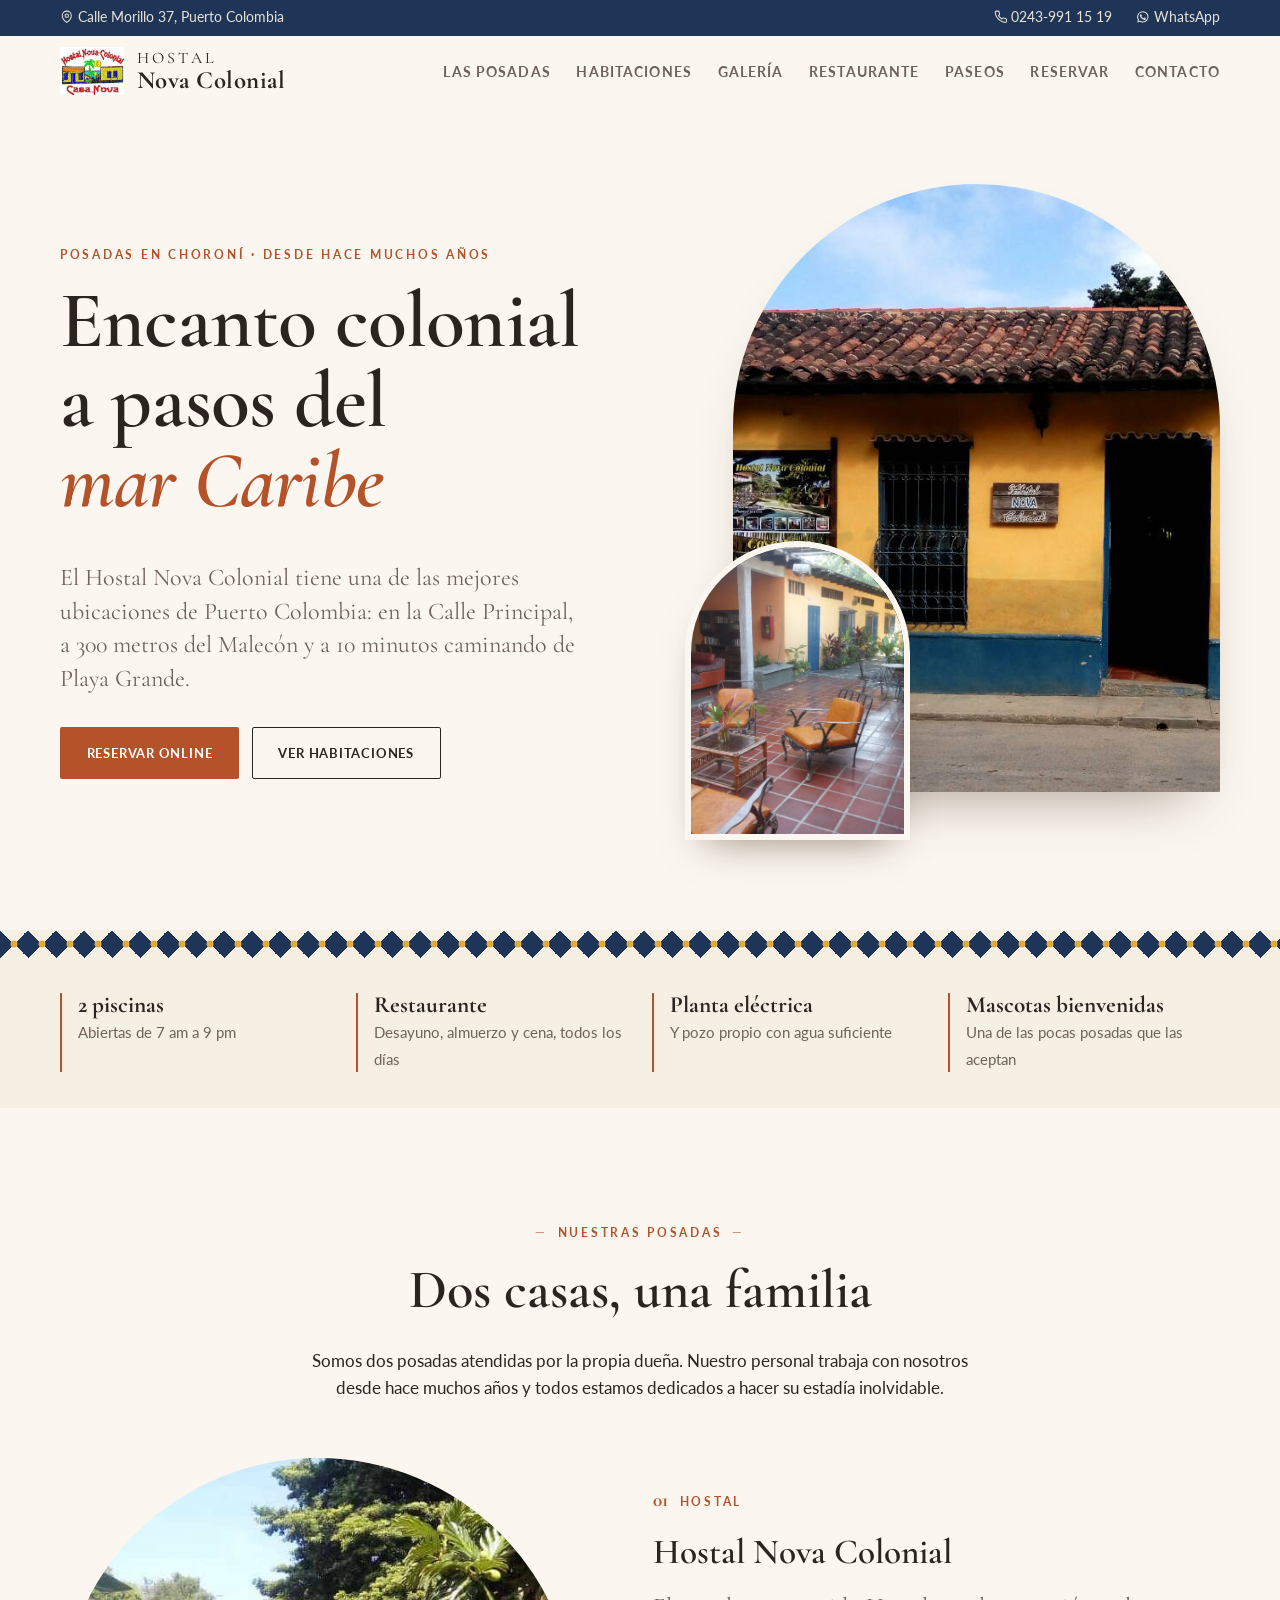
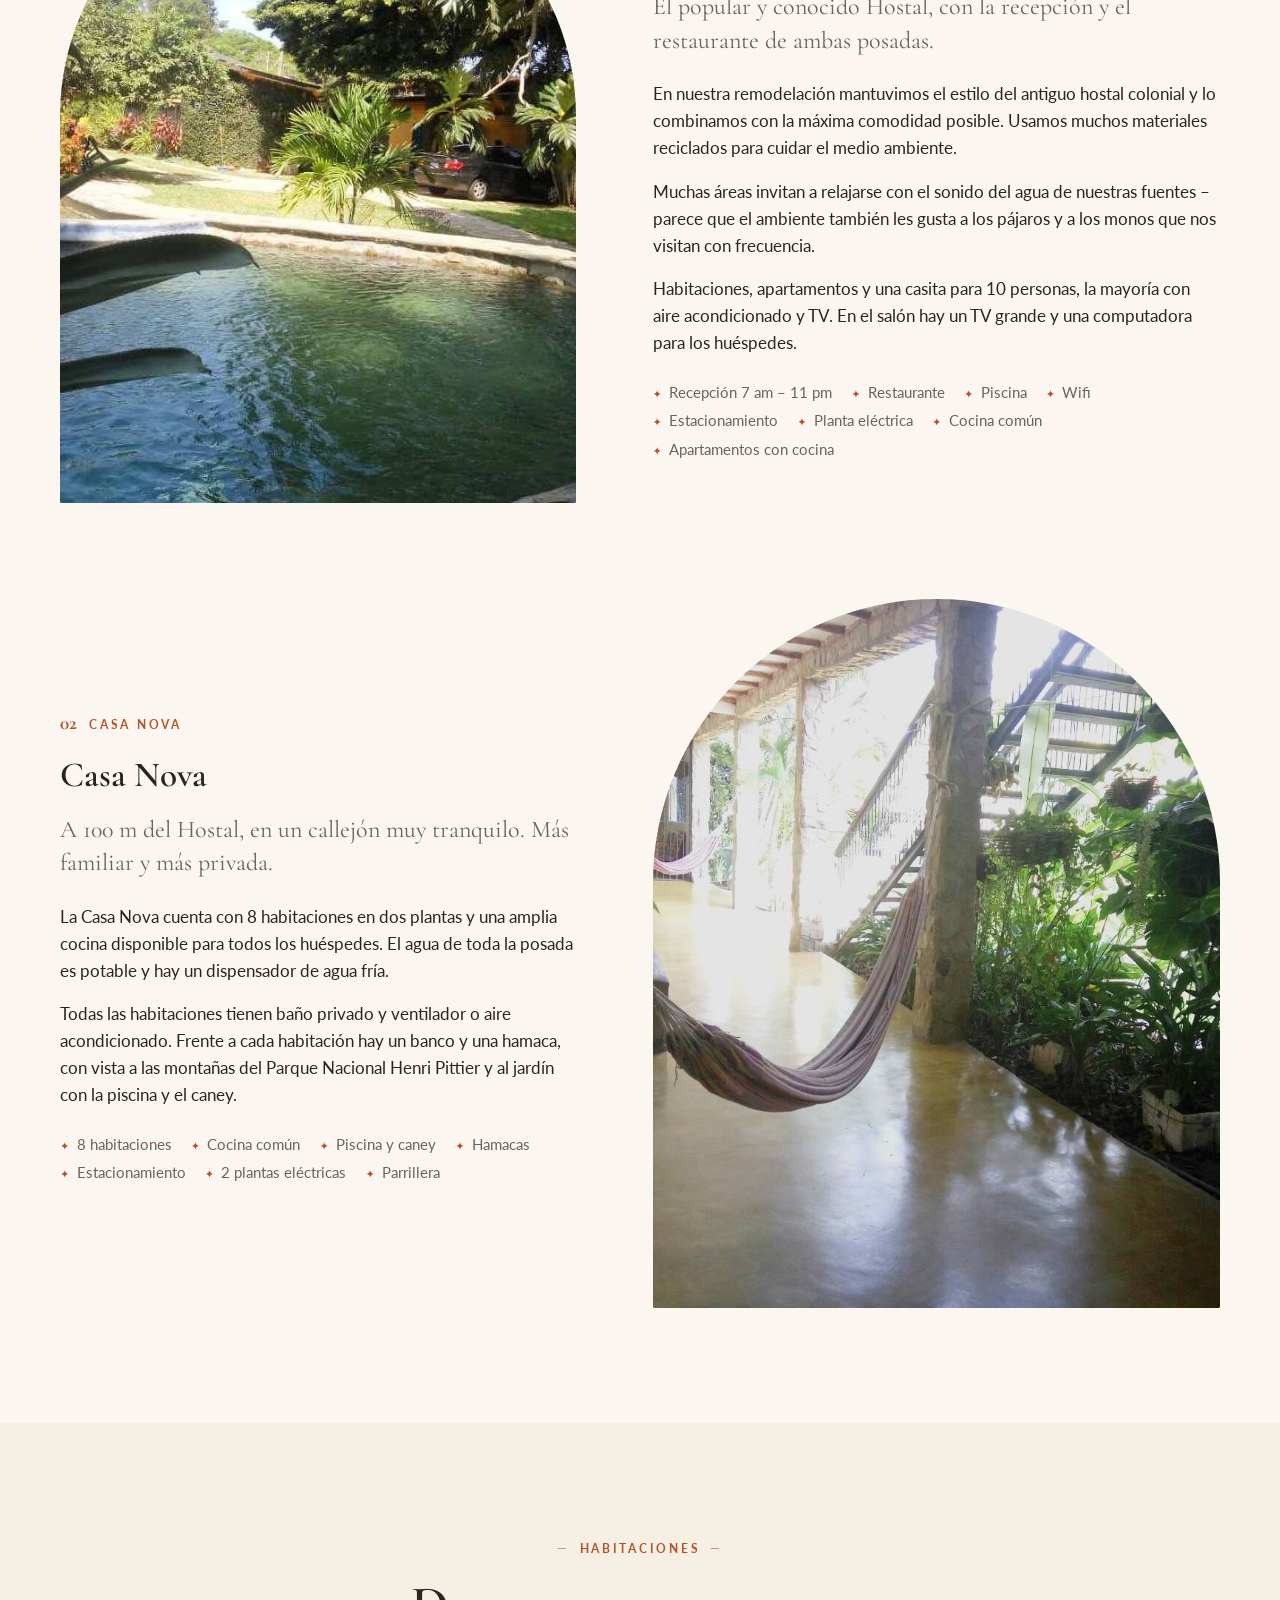
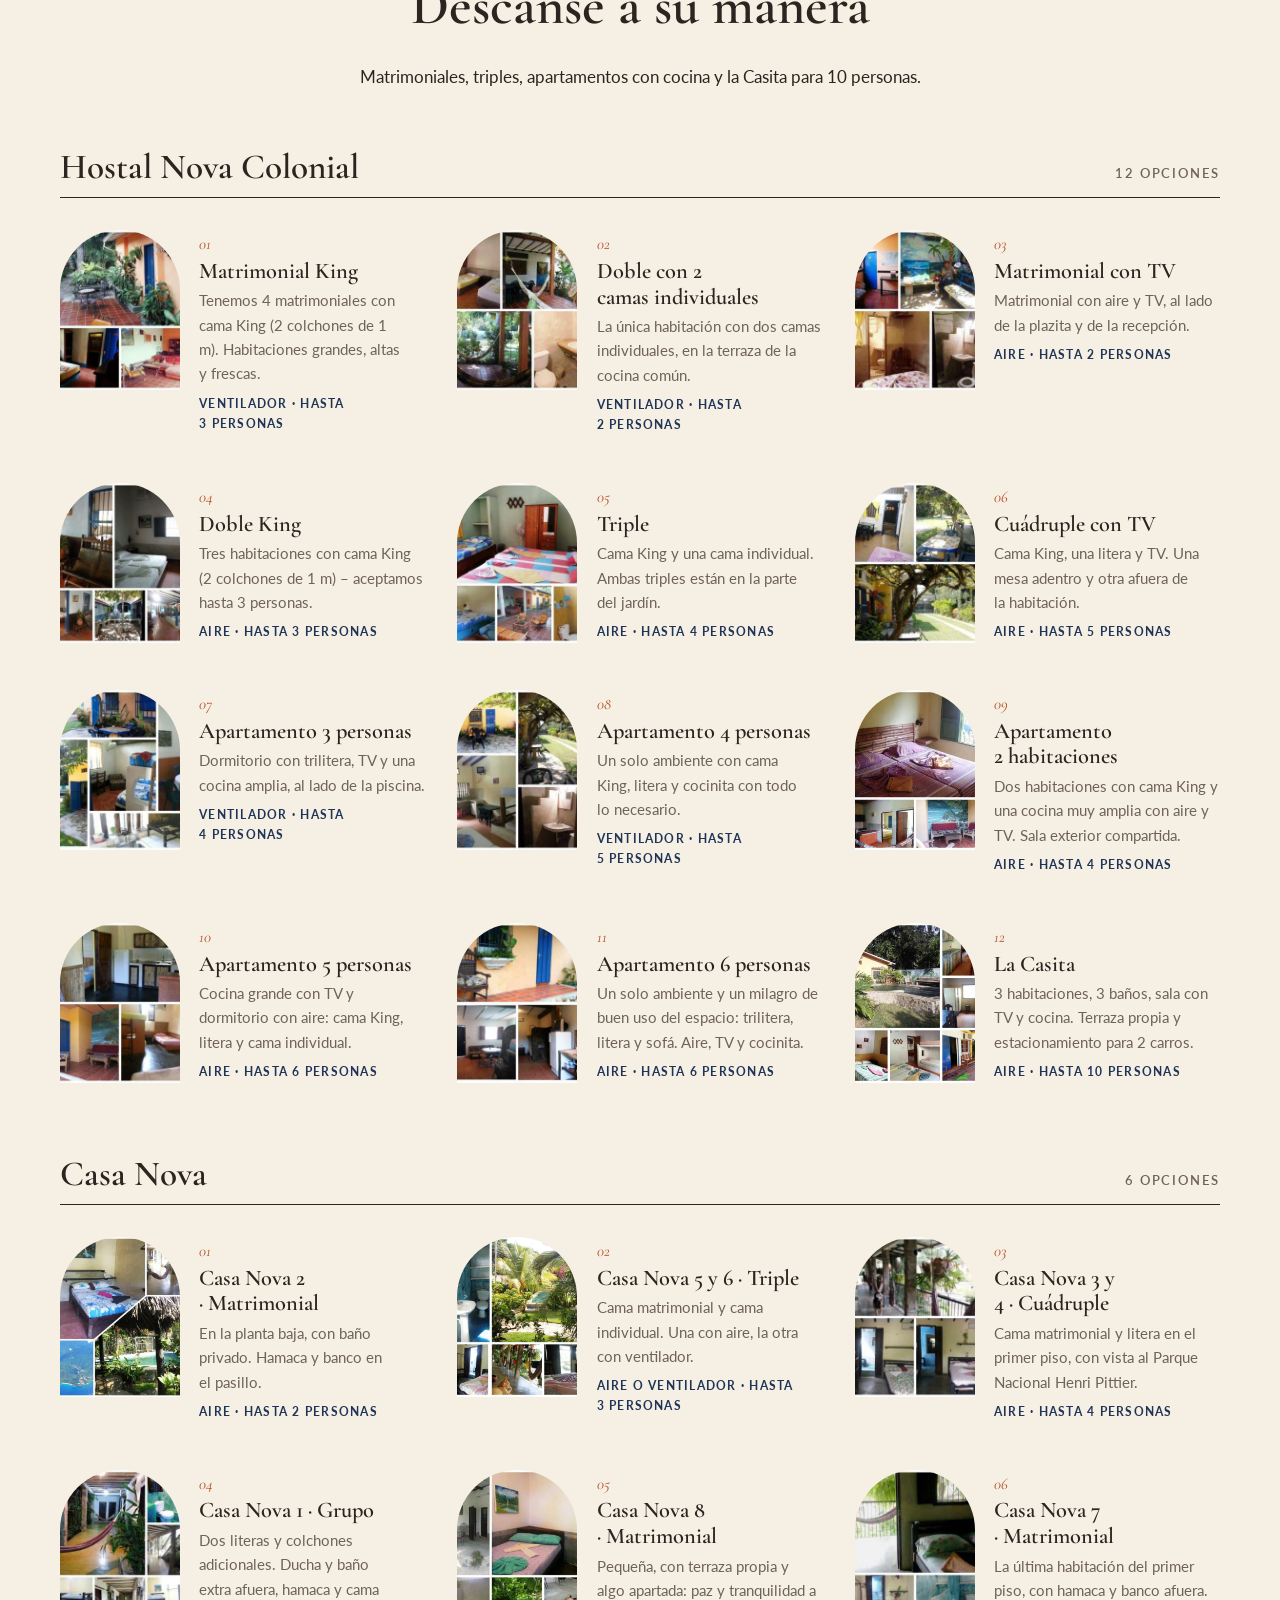
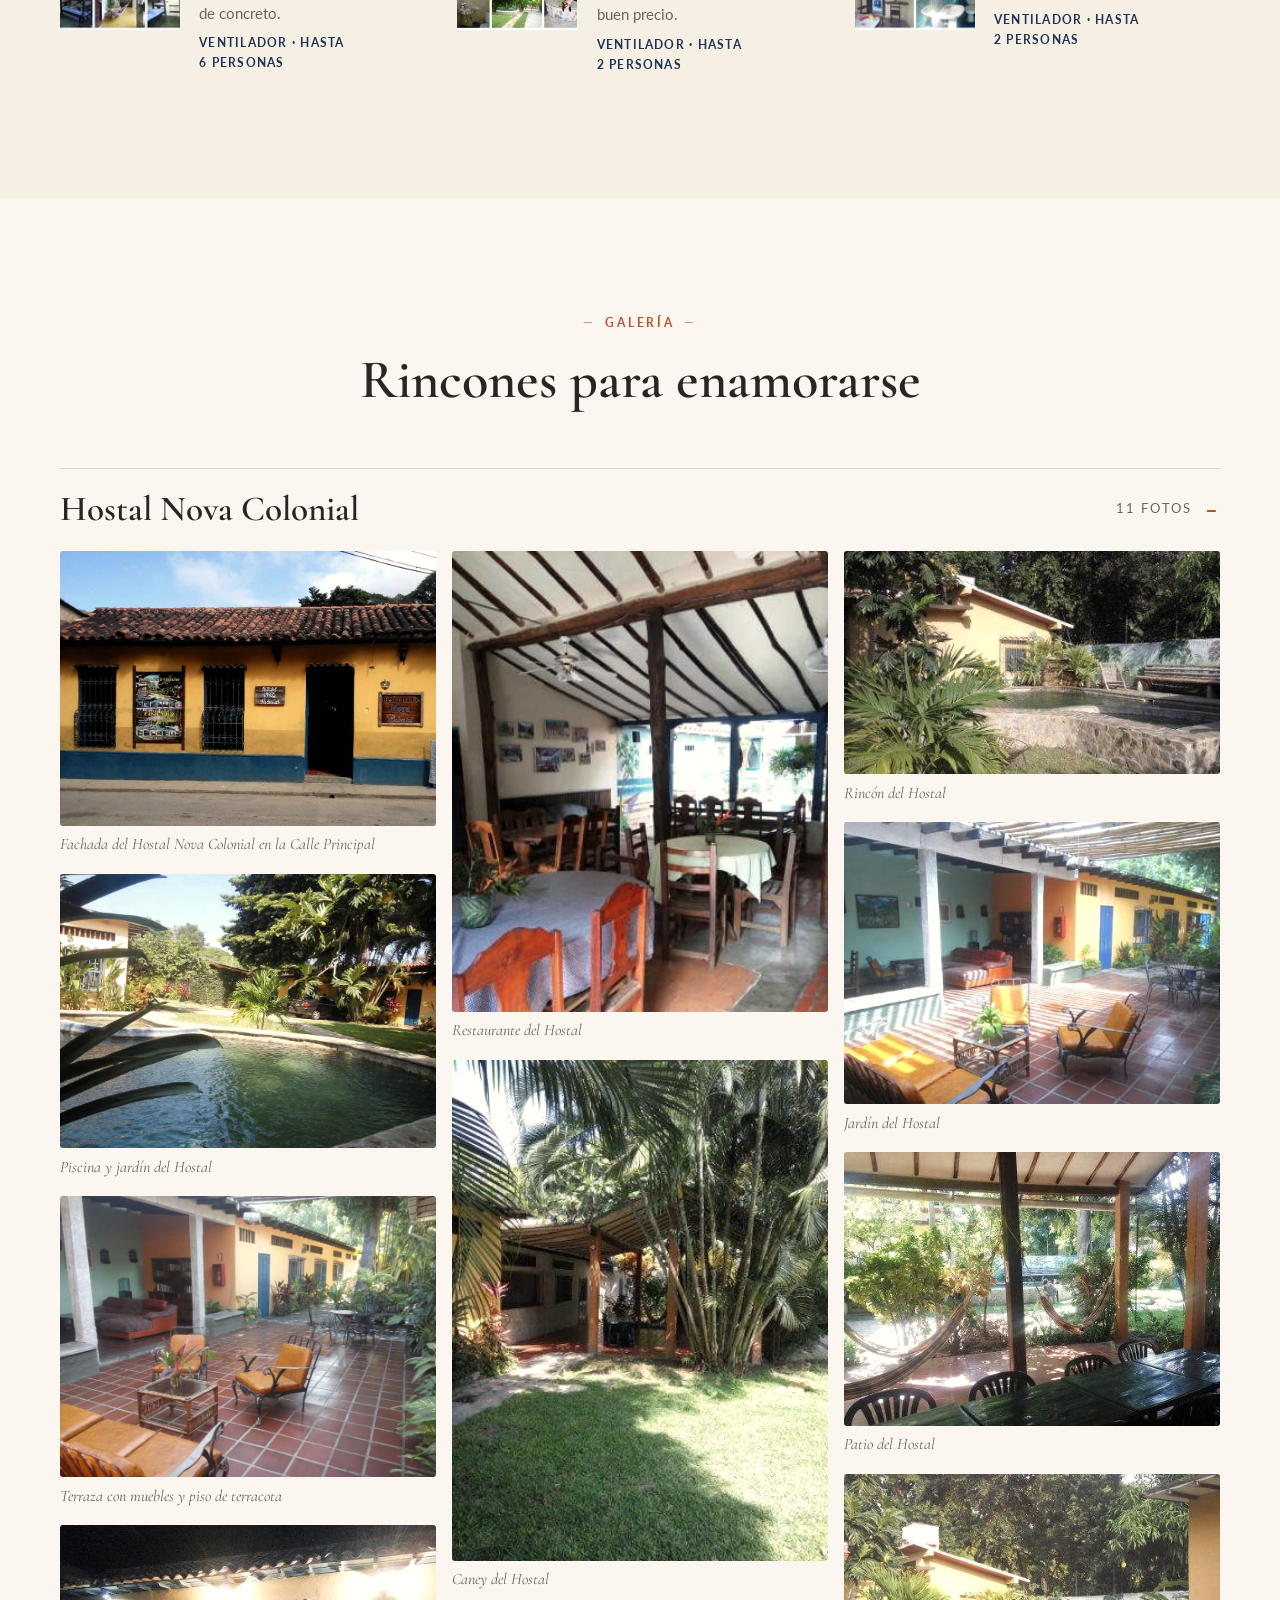
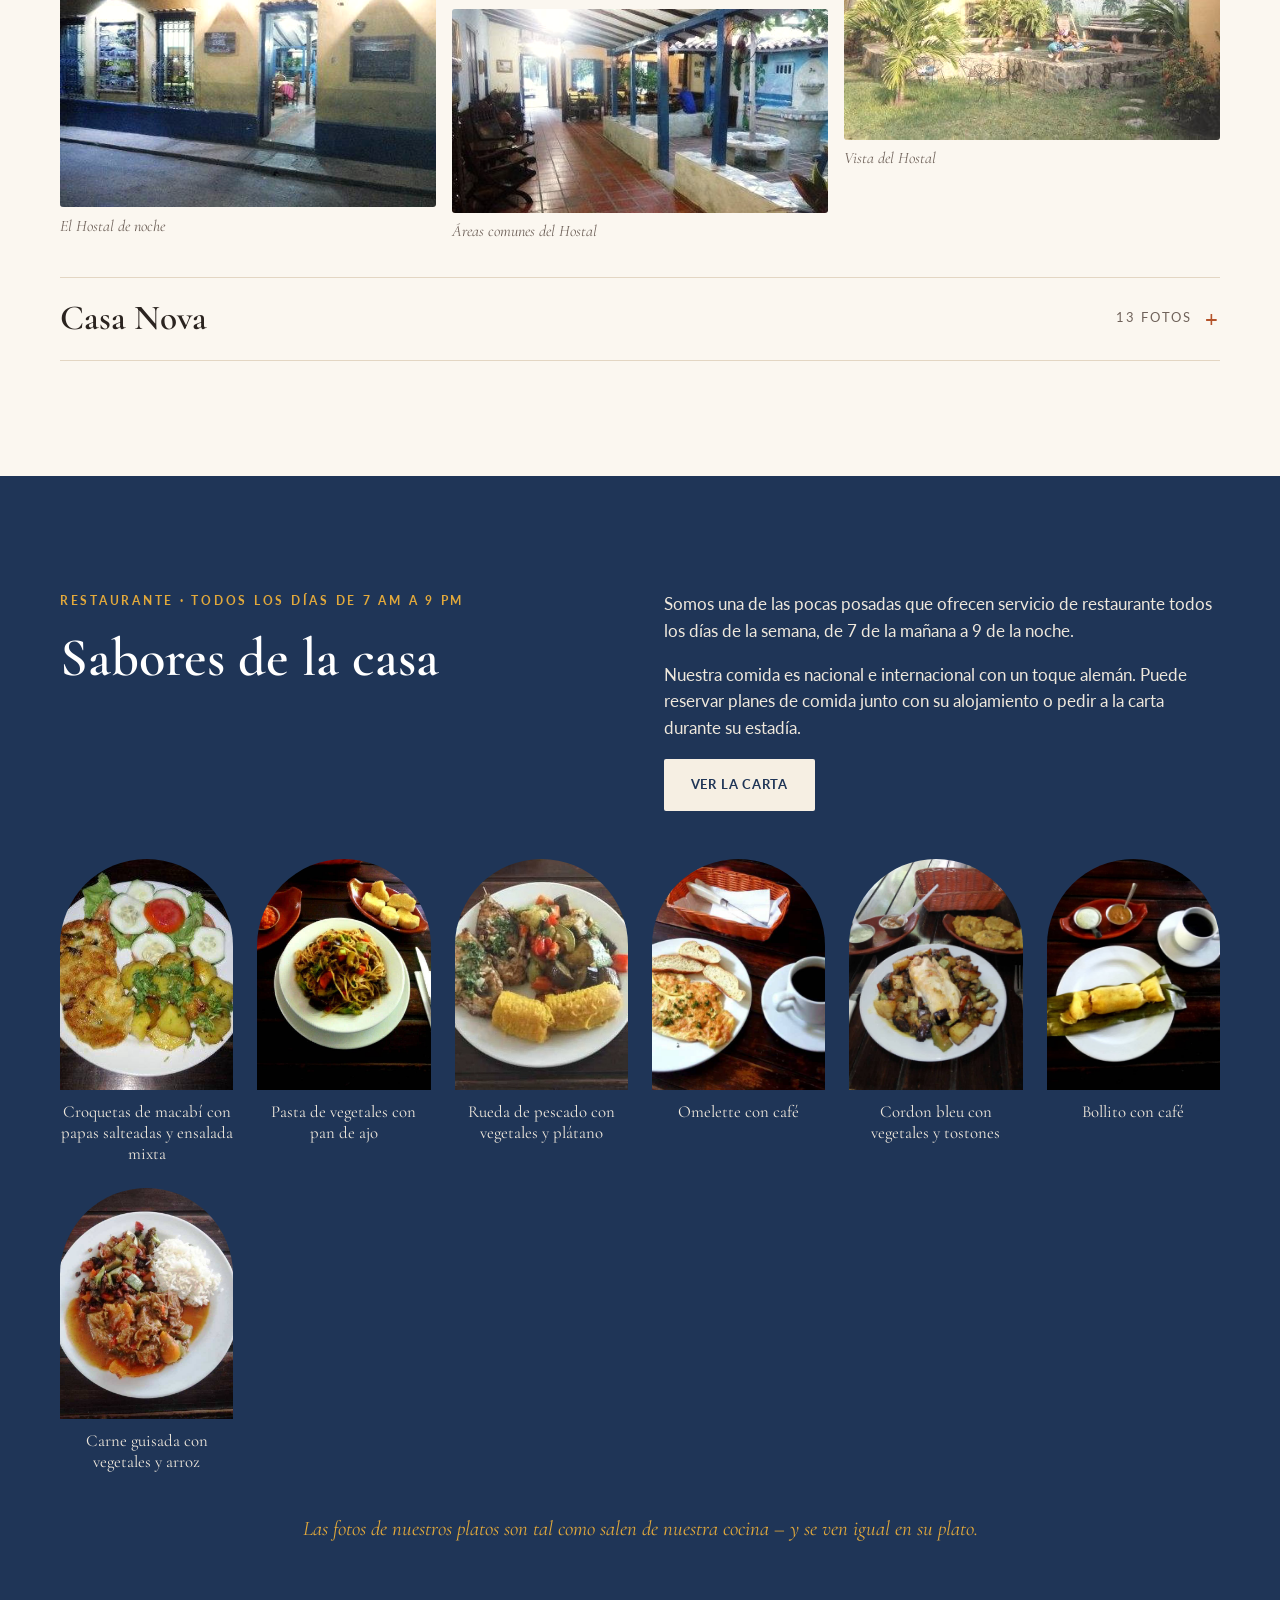
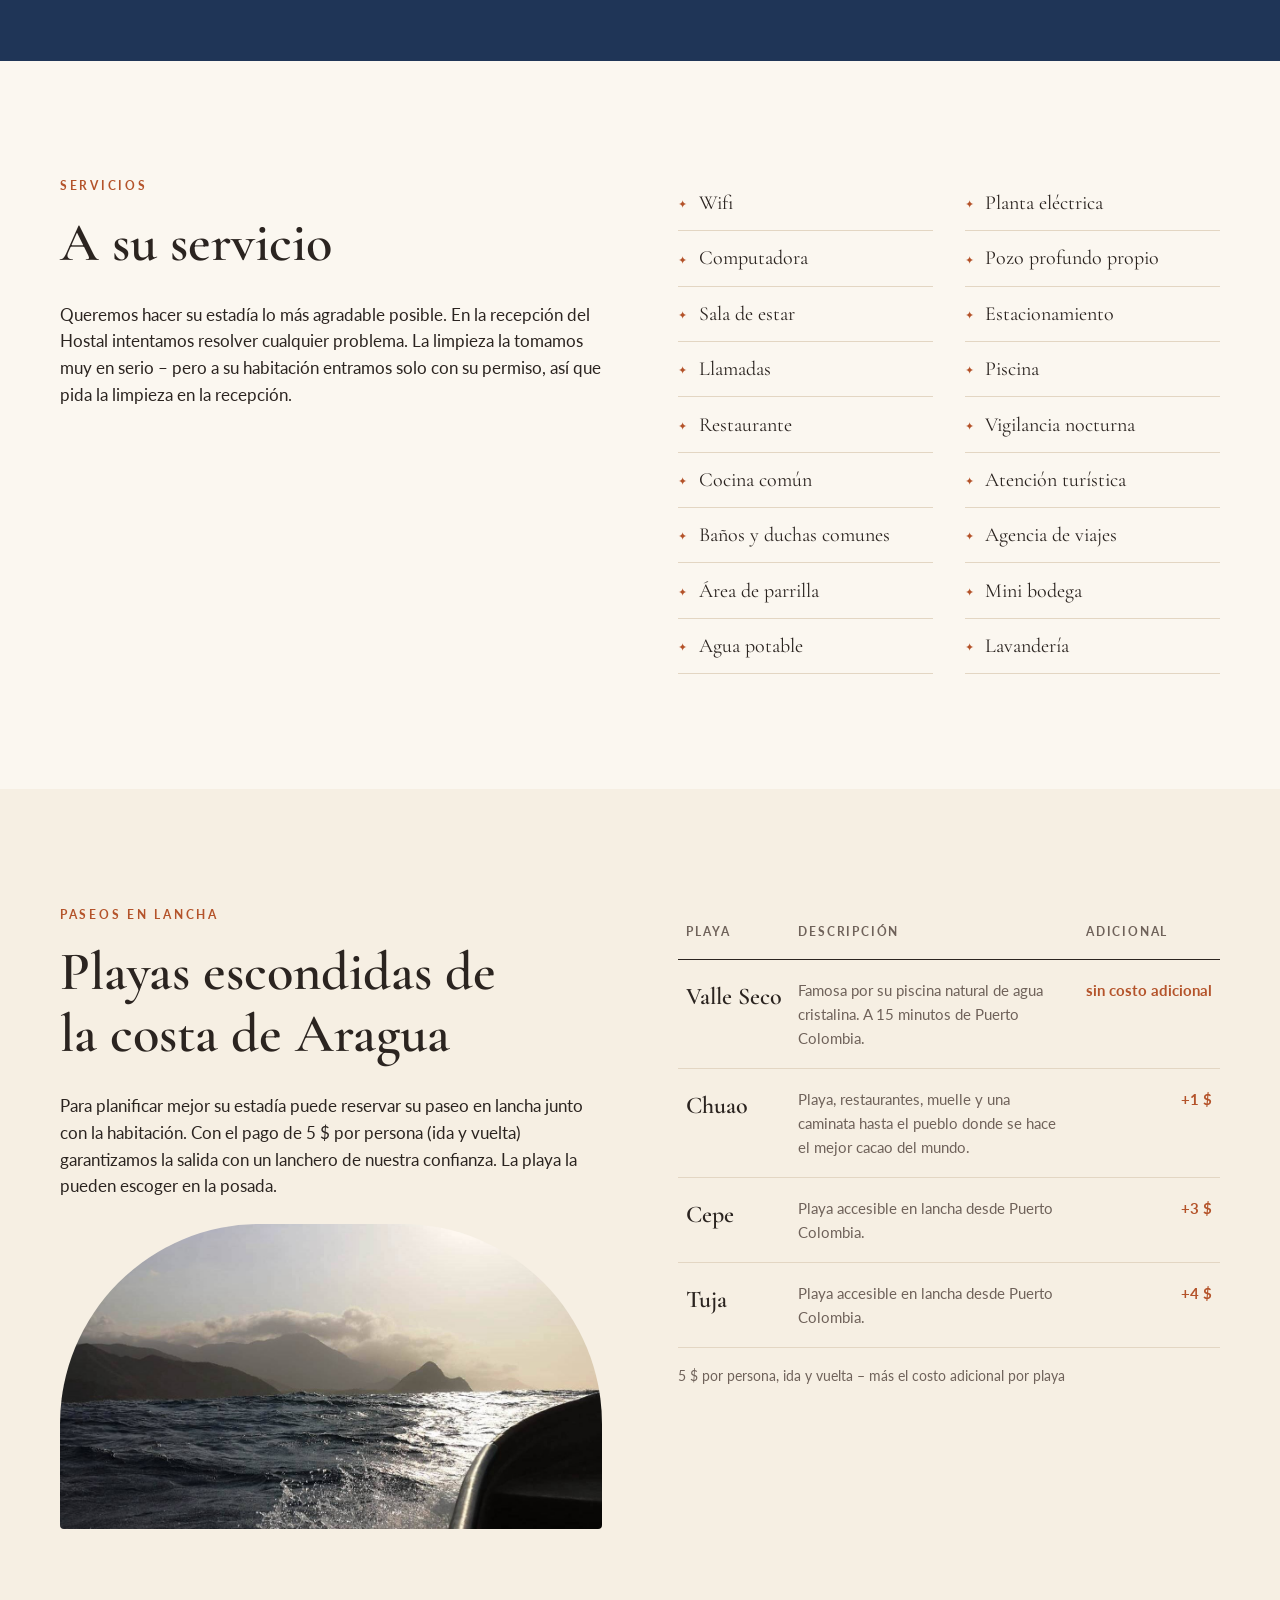
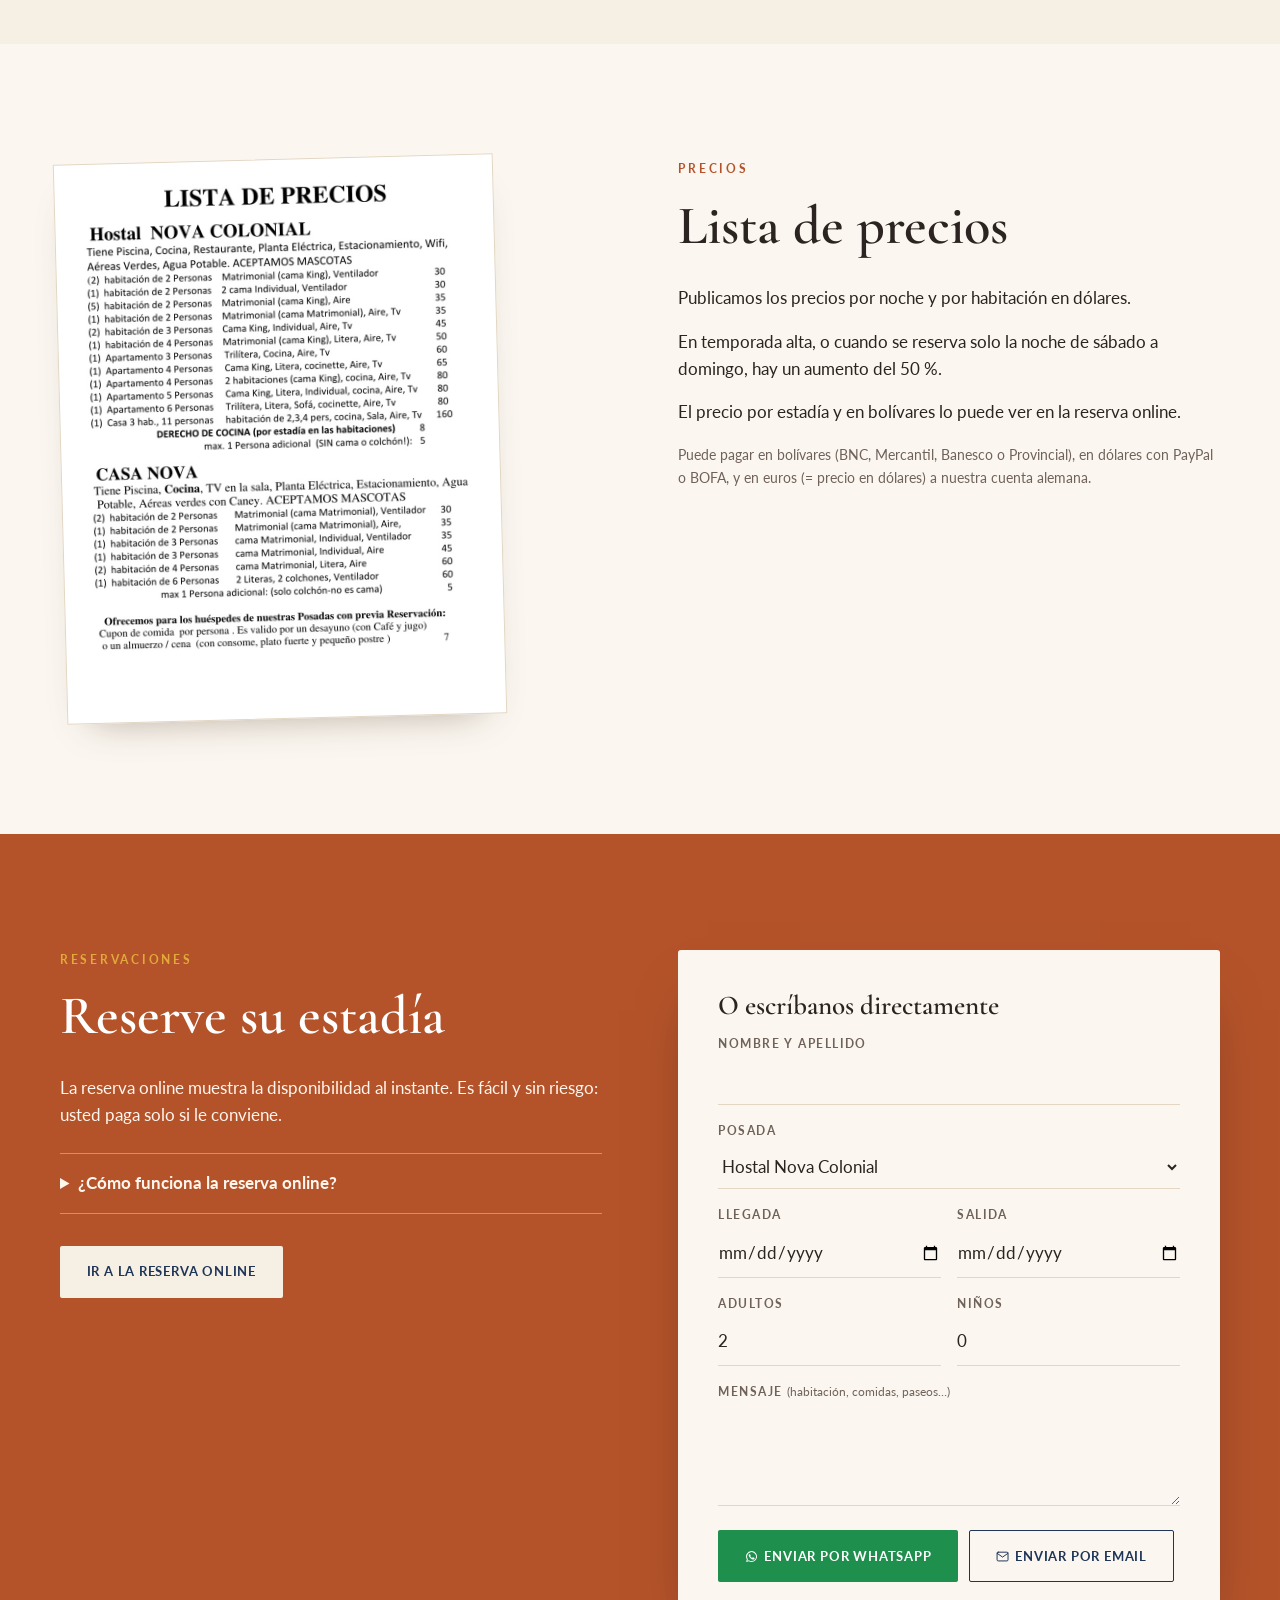
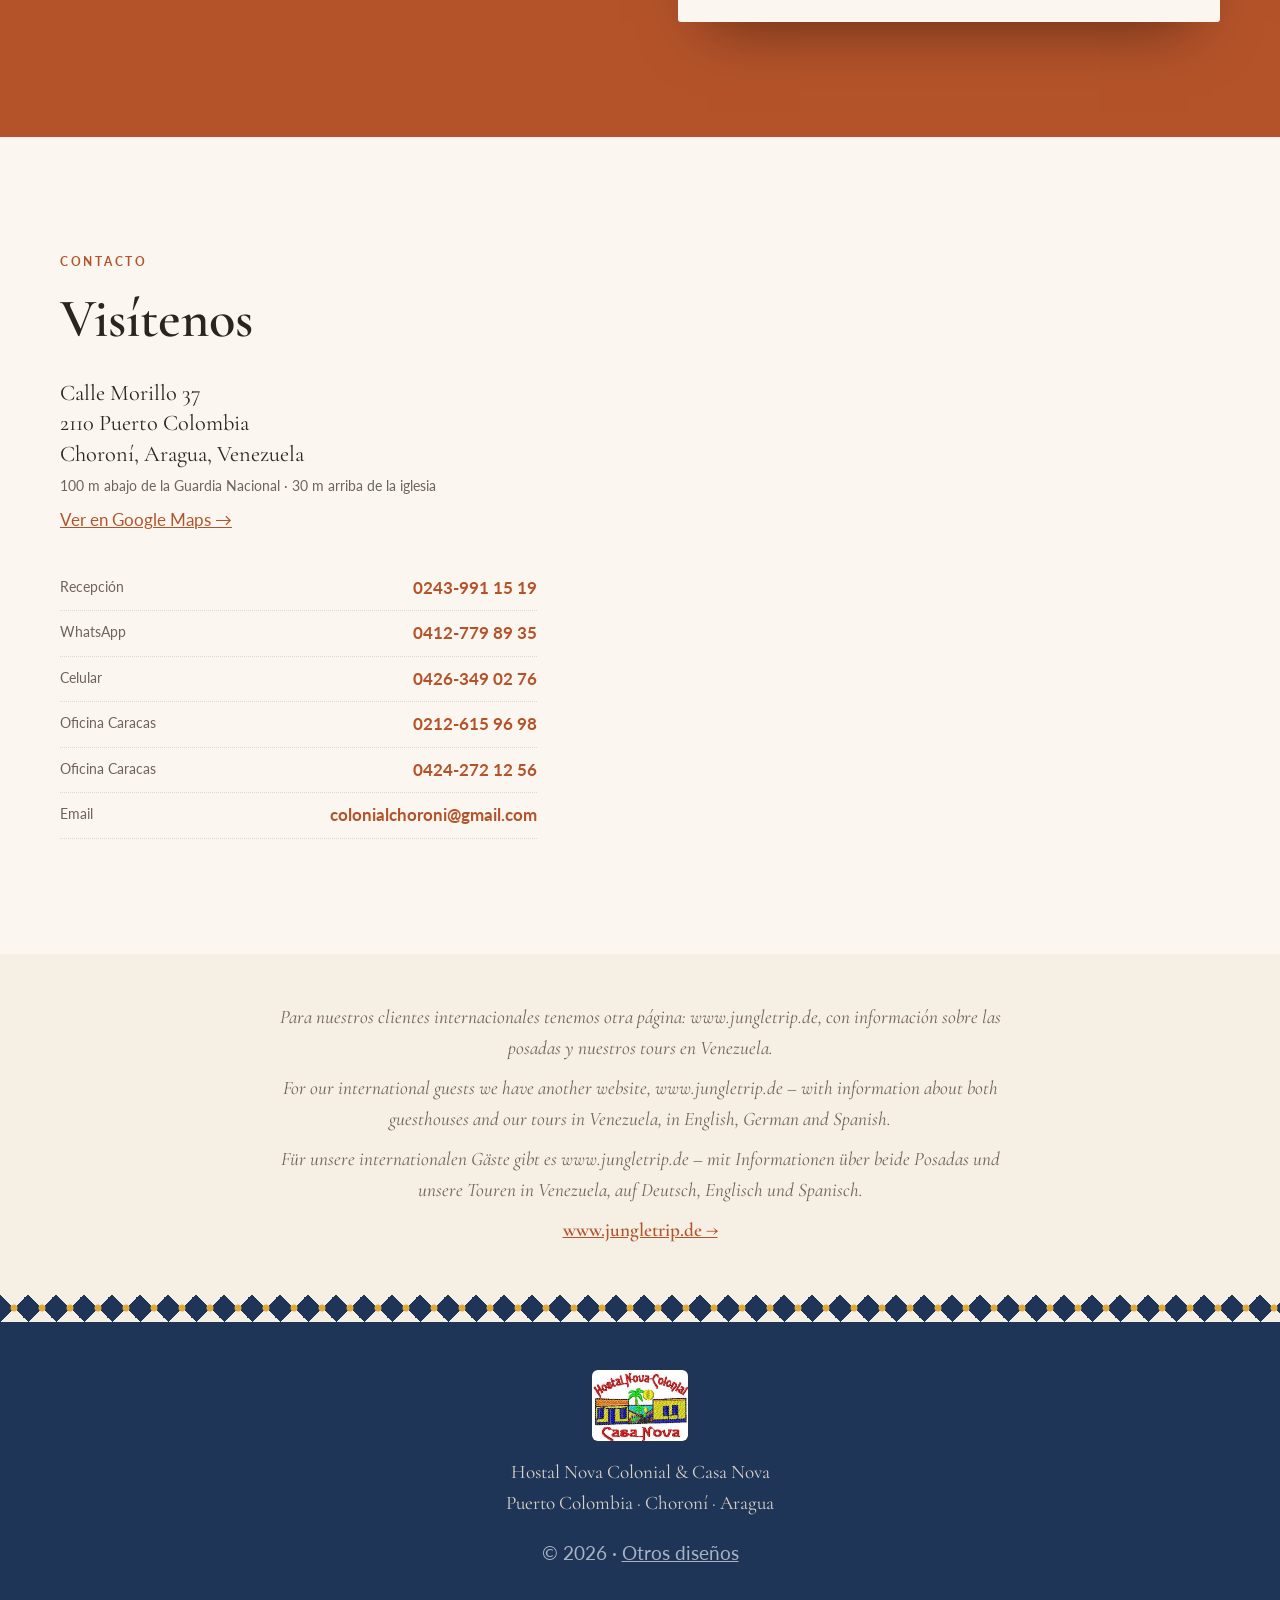
<file: colonial/index.html>
<!doctype html>
<html lang="es">
<head>
<meta charset="utf-8">
<meta name="viewport" content="width=device-width, initial-scale=1, viewport-fit=cover">
<title>Hostal Nova Colonial – Posada colonial en Choroní</title>
<meta name="description" content="Hostal Nova Colonial y Casa Nova – dos posadas con piscina y restaurante en Puerto Colombia, Choroní, Venezuela. Reserve online, por WhatsApp o email.">
<meta name="theme-color" content="#f6efe3">
<meta property="og:title" content="Hostal Nova Colonial – Posada colonial en Choroní">
<meta property="og:description" content="Hostal Nova Colonial y Casa Nova – dos posadas con piscina y restaurante en Puerto Colombia, Choroní, Venezuela. Reserve online, por WhatsApp o email.">
<meta property="og:image" content="../img/lanchamar-1600x765.jpeg">
<link rel="icon" href="../img/emblema-hostal-nova-colonial-kleiner-rand-192x142.jpg">
<link rel="preconnect" href="https://fonts.googleapis.com">
<link rel="preconnect" href="https://fonts.gstatic.com" crossorigin>
<link rel="stylesheet" href="https://fonts.googleapis.com/css2?family=Cormorant+Garamond:ital,wght@0,500;0,600;0,700;1,500&family=Lato:wght@400;700&display=swap">
<link rel="stylesheet" href="../shared/base.css">
<link rel="stylesheet" href="style.css">
<script type="application/ld+json">
{"@context":"https://schema.org","@type":"LodgingBusiness","name":"Hostal Nova Colonial","email":"colonialchoroni@gmail.com","telephone":"+58 243 991 1519","address":{"@type":"PostalAddress","streetAddress":"Calle Morillo 37","postalCode":"2110","addressLocality":"Puerto Colombia, Choroní","addressRegion":"Aragua","addressCountry":"VE"},"petsAllowed":true}
</script>
</head>
<body>
<a class="skip-link" href="#main">Saltar al contenido</a>
<div class="topbar">
  <div class="wrap">
    <span><svg class="icon" viewBox="0 0 24 24" width="24" height="24" aria-hidden="true" fill="none" stroke="currentColor" stroke-width="1.8" stroke-linecap="round" stroke-linejoin="round"><path d="M20 10c0 6-8 12-8 12s-8-6-8-12a8 8 0 0 1 16 0Z"/><circle cx="12" cy="10" r="3"/></svg> Calle Morillo 37, Puerto Colombia</span>
    <a href="tel:+582439911519"><svg class="icon" viewBox="0 0 24 24" width="24" height="24" aria-hidden="true" fill="none" stroke="currentColor" stroke-width="1.8" stroke-linecap="round" stroke-linejoin="round"><path d="M22 16.9v3a2 2 0 0 1-2.2 2 19.8 19.8 0 0 1-8.6-3.1 19.5 19.5 0 0 1-6-6A19.8 19.8 0 0 1 2.1 4.2 2 2 0 0 1 4.1 2h3a2 2 0 0 1 2 1.7c.1 1 .4 1.9.7 2.8a2 2 0 0 1-.5 2.1L8 9.9a16 16 0 0 0 6 6l1.3-1.3a2 2 0 0 1 2.1-.4c.9.3 1.8.6 2.8.7a2 2 0 0 1 1.7 2Z"/></svg> 0243-991 15 19</a>
    <a href="https://wa.me/584127798935" rel="noopener"><svg class="icon" viewBox="0 0 24 24" width="24" height="24" aria-hidden="true" ><path d="M12 2a10 10 0 0 0-8.6 15.1L2 22l5-1.3A10 10 0 1 0 12 2Zm0 18.2a8.2 8.2 0 0 1-4.2-1.2l-.3-.2-3 .8.8-2.9-.2-.3A8.2 8.2 0 1 1 12 20.2Zm4.5-6.1c-.2-.1-1.5-.7-1.7-.8-.2-.1-.4-.1-.6.1l-.8 1c-.1.2-.3.2-.5.1a6.7 6.7 0 0 1-3.3-2.9c-.2-.4.3-.4.7-1.3.1-.2 0-.3 0-.4l-.8-1.8c-.2-.5-.4-.4-.6-.4h-.5a1 1 0 0 0-.7.3 3 3 0 0 0-.9 2.2 5.2 5.2 0 0 0 1.1 2.7 11.8 11.8 0 0 0 4.5 4c1.7.7 2.3.8 3.2.6.5-.1 1.5-.6 1.7-1.2.2-.6.2-1.1.2-1.2-.1-.1-.3-.2-.5-.3Z" fill="currentColor"/></svg> WhatsApp</a>
  </div>
</div>
<header class="site-header" data-header>
  <div class="wrap header-inner">
    <a class="brand" href="#top"><img src="../img/emblema-hostal-nova-colonial-kleiner-rand-192x142.jpg" alt="" width="64" height="48"><span>Hostal<b>Nova Colonial</b></span></a>
    <button class="nav-toggle" data-nav-toggle aria-controls="nav" aria-expanded="false"><svg class="icon" viewBox="0 0 24 24" width="24" height="24" aria-hidden="true" fill="none" stroke="currentColor" stroke-width="1.8" stroke-linecap="round" stroke-linejoin="round"><path d="M3 6h18M3 12h18M3 18h18"/></svg><span>Menú</span></button>
    <nav id="nav" class="nav" aria-label="Principal"><ul><li><a href="#la-casa">Las posadas</a></li><li><a href="#habitaciones">Habitaciones</a></li><li><a href="#galeria">Galería</a></li><li><a href="#restaurante">Restaurante</a></li><li><a href="#paseos">Paseos</a></li><li><a href="#reservar">Reservar</a></li><li><a href="#contacto">Contacto</a></li></ul></nav>
  </div>
</header>

<main id="main">
<section class="hero" id="top">
  <div class="wrap hero-grid">
    <div class="hero-text">
      <p class="kicker">Posadas en Choroní · desde hace muchos años</p>
      <h1>Encanto colonial a pasos del <em>mar Caribe</em></h1>
      <p class="lead">El Hostal Nova Colonial tiene una de las mejores ubicaciones de Puerto Colombia: en la Calle Principal, a 300 metros del Malecón y a 10 minutos caminando de Playa Grande.</p>
      <div class="cta">
        <a class="btn btn-terra" href="http://www.jungletrip.de/es/preisechoroni.html" rel="noopener">Reservar online</a>
        <a class="btn btn-line" href="#habitaciones">Ver habitaciones</a>
      </div>
    </div>
    <div class="hero-art">
      <img class="arch-xl" src="../img/2019-02-27-03.37.29-977x715.jpg" alt="Fachada colonial amarilla y azul del Hostal Nova Colonial" fetchpriority="high">
      <img class="hero-small arch" src="../img/desde-oficina-836x627.jpg" alt="Terraza con muebles y piso de terracota" loading="lazy">
    </div>
  </div>
</section>

<div class="tiles" aria-hidden="true"></div>

<section class="facts">
  <ul class="wrap"><li><strong>2 piscinas</strong><span>Abiertas de 7 am a 9 pm</span></li><li><strong>Restaurante</strong><span>Desayuno, almuerzo y cena, todos los días</span></li><li><strong>Planta eléctrica</strong><span>Y pozo propio con agua suficiente</span></li><li><strong>Mascotas bienvenidas</strong><span>Una de las pocas posadas que las aceptan</span></li></ul>
</section>

<section id="la-casa" class="section">
  <div class="wrap">
    <header class="sec-head center">
      <p class="kicker">Nuestras posadas</p>
      <h2>Dos casas, una familia</h2>
      <p>Somos dos posadas atendidas por la propia dueña. Nuestro personal trabaja con nosotros desde hace muchos años y todos estamos dedicados a hacer su estadía inolvidable.</p>
    </header>
    
<article class="story">
  <figure class="story-img"><img src="../img/colonialdesdecatarata-988x726.jpeg" alt="Piscina y jardín tropical del Hostal Nova Colonial" class="arch-lg" loading="lazy" decoding="async"></figure>
  <div class="story-text">
    <p class="kicker"><span>01</span> Hostal</p>
    <h3>Hostal Nova Colonial</h3>
    <p class="lead">El popular y conocido Hostal, con la recepción y el restaurante de ambas posadas.</p>
    <p>En nuestra remodelación mantuvimos el estilo del antiguo hostal colonial y lo combinamos con la máxima comodidad posible. Usamos muchos materiales reciclados para cuidar el medio ambiente.</p><p>Muchas áreas invitan a relajarse con el sonido del agua de nuestras fuentes – parece que el ambiente también les gusta a los pájaros y a los monos que nos visitan con frecuencia.</p><p>Habitaciones, apartamentos y una casita para 10 personas, la mayoría con aire acondicionado y TV. En el salón hay un TV grande y una computadora para los huéspedes.</p>
    <ul class="dots"><li>Recepción 7 am – 11 pm</li><li>Restaurante</li><li>Piscina</li><li>Wifi</li><li>Estacionamiento</li><li>Planta eléctrica</li><li>Cocina común</li><li>Apartamentos con cocina</li></ul>
  </div>
</article>
    
<article class="story rev">
  <figure class="story-img"><img src="../img/2017-09-519.36.15-1280x960.jpg" alt="Pasillo de Casa Nova con hamacas y plantas" class="arch-lg" loading="lazy" decoding="async"></figure>
  <div class="story-text">
    <p class="kicker"><span>02</span> Casa Nova</p>
    <h3>Casa Nova</h3>
    <p class="lead">A 100 m del Hostal, en un callejón muy tranquilo. Más familiar y más privada.</p>
    <p>La Casa Nova cuenta con 8 habitaciones en dos plantas y una amplia cocina disponible para todos los huéspedes. El agua de toda la posada es potable y hay un dispensador de agua fría.</p><p>Todas las habitaciones tienen baño privado y ventilador o aire acondicionado. Frente a cada habitación hay un banco y una hamaca, con vista a las montañas del Parque Nacional Henri Pittier y al jardín con la piscina y el caney.</p>
    <ul class="dots"><li>8 habitaciones</li><li>Cocina común</li><li>Piscina y caney</li><li>Hamacas</li><li>Estacionamiento</li><li>2 plantas eléctricas</li><li>Parrillera</li></ul>
  </div>
</article>
  </div>
</section>

<section id="habitaciones" class="section cream">
  <div class="wrap">
    <header class="sec-head center">
      <p class="kicker">Habitaciones</p>
      <h2>Descanse a su manera</h2>
      <p>Matrimoniales, triples, apartamentos con cocina y la Casita para 10 personas.</p>
    </header>
    <div class="rooms-wrap">
      
<div class="rooms-house">
  <h3><span>Hostal Nova Colonial</span><small>12 opciones</small></h3>
  <ul class="room-list">
<li class="room">
  <a href="../img/c671213kingventilador-336x336.jpg" data-lightbox="rooms-hostal" data-caption="Matrimonial King" class="arch"><img src="../img/c671213kingventilador-336x336.jpg" alt="Matrimonial King" loading="lazy" decoding="async"></a>
  <div>
    <span class="num">01</span>
    <h4>Matrimonial King</h4>
    <p>Tenemos 4 matrimoniales con cama King (2 colchones de 1 m). Habitaciones grandes, altas y frescas.</p>
    <p class="meta">Ventilador <span aria-hidden="true">·</span> hasta 3 personas</p>
  </div>
</li>
<li class="room">
  <a href="../img/c11twinventilador-336x336.jpg" data-lightbox="rooms-hostal" data-caption="Doble con 2 camas individuales" class="arch"><img src="../img/c11twinventilador-336x336.jpg" alt="Doble con 2 camas individuales" loading="lazy" decoding="async"></a>
  <div>
    <span class="num">02</span>
    <h4>Doble con 2 camas individuales</h4>
    <p>La única habitación con dos camas individuales, en la terraza de la cocina común.</p>
    <p class="meta">Ventilador <span aria-hidden="true">·</span> hasta 2 personas</p>
  </div>
</li>
<li class="room">
  <a href="../img/c5matrimonialaire-336x336.jpg" data-lightbox="rooms-hostal" data-caption="Matrimonial con TV" class="arch"><img src="../img/c5matrimonialaire-336x336.jpg" alt="Matrimonial con TV" loading="lazy" decoding="async"></a>
  <div>
    <span class="num">03</span>
    <h4>Matrimonial con TV</h4>
    <p>Matrimonial con aire y TV, al lado de la plazita y de la recepción.</p>
    <p class="meta">Aire <span aria-hidden="true">·</span> hasta 2 personas</p>
  </div>
</li>
<li class="room">
  <a href="../img/c3-4-9kingaire-336x336.jpg" data-lightbox="rooms-hostal" data-caption="Doble King" class="arch"><img src="../img/c3-4-9kingaire-336x336.jpg" alt="Doble King" loading="lazy" decoding="async"></a>
  <div>
    <span class="num">04</span>
    <h4>Doble King</h4>
    <p>Tres habitaciones con cama King (2 colchones de 1 m) – aceptamos hasta 3 personas.</p>
    <p class="meta">Aire <span aria-hidden="true">·</span> hasta 3 personas</p>
  </div>
</li>
<li class="room">
  <a href="../img/c8-10tripleaire-336x336.jpg" data-lightbox="rooms-hostal" data-caption="Triple" class="arch"><img src="../img/c8-10tripleaire-336x336.jpg" alt="Triple" loading="lazy" decoding="async"></a>
  <div>
    <span class="num">05</span>
    <h4>Triple</h4>
    <p>Cama King y una cama individual. Ambas triples están en la parte del jardín.</p>
    <p class="meta">Aire <span aria-hidden="true">·</span> hasta 4 personas</p>
  </div>
</li>
<li class="room">
  <a href="../img/c17cuadrupleairetv-336x336.jpg" data-lightbox="rooms-hostal" data-caption="Cuádruple con TV" class="arch"><img src="../img/c17cuadrupleairetv-336x336.jpg" alt="Cuádruple con TV" loading="lazy" decoding="async"></a>
  <div>
    <span class="num">06</span>
    <h4>Cuádruple con TV</h4>
    <p>Cama King, una litera y TV. Una mesa adentro y otra afuera de la habitación.</p>
    <p class="meta">Aire <span aria-hidden="true">·</span> hasta 5 personas</p>
  </div>
</li>
<li class="room">
  <a href="../img/c15apartamento3-336x336.jpg" data-lightbox="rooms-hostal" data-caption="Apartamento 3 personas" class="arch"><img src="../img/c15apartamento3-336x336.jpg" alt="Apartamento 3 personas" loading="lazy" decoding="async"></a>
  <div>
    <span class="num">07</span>
    <h4>Apartamento 3 personas</h4>
    <p>Dormitorio con trilitera, TV y una cocina amplia, al lado de la piscina.</p>
    <p class="meta">Ventilador <span aria-hidden="true">·</span> hasta 4 personas</p>
  </div>
</li>
<li class="room">
  <a href="../img/c16apartamento4-336x336.jpg" data-lightbox="rooms-hostal" data-caption="Apartamento 4 personas" class="arch"><img src="../img/c16apartamento4-336x336.jpg" alt="Apartamento 4 personas" loading="lazy" decoding="async"></a>
  <div>
    <span class="num">08</span>
    <h4>Apartamento 4 personas</h4>
    <p>Un solo ambiente con cama King, litera y cocinita con todo lo necesario.</p>
    <p class="meta">Ventilador <span aria-hidden="true">·</span> hasta 5 personas</p>
  </div>
</li>
<li class="room">
  <a href="../img/c20apartamento2h-576x576.jpg" data-lightbox="rooms-hostal" data-caption="Apartamento 2 habitaciones" class="arch"><img src="../img/c20apartamento2h-576x576.jpg" alt="Apartamento 2 habitaciones" loading="lazy" decoding="async"></a>
  <div>
    <span class="num">09</span>
    <h4>Apartamento 2 habitaciones</h4>
    <p>Dos habitaciones con cama King y una cocina muy amplia con aire y TV. Sala exterior compartida.</p>
    <p class="meta">Aire <span aria-hidden="true">·</span> hasta 4 personas</p>
  </div>
</li>
<li class="room">
  <a href="../img/c19apartamento5-336x336.jpg" data-lightbox="rooms-hostal" data-caption="Apartamento 5 personas" class="arch"><img src="../img/c19apartamento5-336x336.jpg" alt="Apartamento 5 personas" loading="lazy" decoding="async"></a>
  <div>
    <span class="num">10</span>
    <h4>Apartamento 5 personas</h4>
    <p>Cocina grande con TV y dormitorio con aire: cama King, litera y cama individual.</p>
    <p class="meta">Aire <span aria-hidden="true">·</span> hasta 6 personas</p>
  </div>
</li>
<li class="room">
  <a href="../img/c18apartamento6-336x336.jpg" data-lightbox="rooms-hostal" data-caption="Apartamento 6 personas" class="arch"><img src="../img/c18apartamento6-336x336.jpg" alt="Apartamento 6 personas" loading="lazy" decoding="async"></a>
  <div>
    <span class="num">11</span>
    <h4>Apartamento 6 personas</h4>
    <p>Un solo ambiente y un milagro de buen uso del espacio: trilitera, litera y sofá. Aire, TV y cocinita.</p>
    <p class="meta">Aire <span aria-hidden="true">·</span> hasta 6 personas</p>
  </div>
</li>
<li class="room">
  <a href="../img/casita-578x578.jpg" data-lightbox="rooms-hostal" data-caption="La Casita" class="arch"><img src="../img/casita-578x578.jpg" alt="La Casita" loading="lazy" decoding="async"></a>
  <div>
    <span class="num">12</span>
    <h4>La Casita</h4>
    <p>3 habitaciones, 3 baños, sala con TV y cocina. Terraza propia y estacionamiento para 2 carros.</p>
    <p class="meta">Aire <span aria-hidden="true">·</span> hasta 10 personas</p>
  </div>
</li></ul>
</div>
      
<div class="rooms-house">
  <h3><span>Casa Nova</span><small>6 opciones</small></h3>
  <ul class="room-list">
<li class="room">
  <a href="../img/n2matrimonialaire-556x556.jpg" data-lightbox="rooms-nova" data-caption="Casa Nova 2 · Matrimonial" class="arch"><img src="../img/n2matrimonialaire-556x556.jpg" alt="Casa Nova 2 · Matrimonial" loading="lazy" decoding="async"></a>
  <div>
    <span class="num">01</span>
    <h4>Casa Nova 2 · Matrimonial</h4>
    <p>En la planta baja, con baño privado. Hamaca y banco en el pasillo.</p>
    <p class="meta">Aire <span aria-hidden="true">·</span> hasta 2 personas</p>
  </div>
</li>
<li class="room">
  <a href="../img/casanova5-6-556x556.jpg" data-lightbox="rooms-nova" data-caption="Casa Nova 5 y 6 · Triple" class="arch"><img src="../img/casanova5-6-556x556.jpg" alt="Casa Nova 5 y 6 · Triple" loading="lazy" decoding="async"></a>
  <div>
    <span class="num">02</span>
    <h4>Casa Nova 5 y 6 · Triple</h4>
    <p>Cama matrimonial y cama individual. Una con aire, la otra con ventilador.</p>
    <p class="meta">Aire o ventilador <span aria-hidden="true">·</span> hasta 3 personas</p>
  </div>
</li>
<li class="room">
  <a href="../img/casanova3-4-336x336.jpg" data-lightbox="rooms-nova" data-caption="Casa Nova 3 y 4 · Cuádruple" class="arch"><img src="../img/casanova3-4-336x336.jpg" alt="Casa Nova 3 y 4 · Cuádruple" loading="lazy" decoding="async"></a>
  <div>
    <span class="num">03</span>
    <h4>Casa Nova 3 y 4 · Cuádruple</h4>
    <p>Cama matrimonial y litera en el primer piso, con vista al Parque Nacional Henri Pittier.</p>
    <p class="meta">Aire <span aria-hidden="true">·</span> hasta 4 personas</p>
  </div>
</li>
<li class="room">
  <a href="../img/casanova1-336x336.jpg" data-lightbox="rooms-nova" data-caption="Casa Nova 1 · Grupo" class="arch"><img src="../img/casanova1-336x336.jpg" alt="Casa Nova 1 · Grupo" loading="lazy" decoding="async"></a>
  <div>
    <span class="num">04</span>
    <h4>Casa Nova 1 · Grupo</h4>
    <p>Dos literas y colchones adicionales. Ducha y baño extra afuera, hamaca y cama de concreto.</p>
    <p class="meta">Ventilador <span aria-hidden="true">·</span> hasta 6 personas</p>
  </div>
</li>
<li class="room">
  <a href="../img/casanova8-556x556.jpg" data-lightbox="rooms-nova" data-caption="Casa Nova 8 · Matrimonial" class="arch"><img src="../img/casanova8-556x556.jpg" alt="Casa Nova 8 · Matrimonial" loading="lazy" decoding="async"></a>
  <div>
    <span class="num">05</span>
    <h4>Casa Nova 8 · Matrimonial</h4>
    <p>Pequeña, con terraza propia y algo apartada: paz y tranquilidad a buen precio.</p>
    <p class="meta">Ventilador <span aria-hidden="true">·</span> hasta 2 personas</p>
  </div>
</li>
<li class="room">
  <a href="../img/casanova2-7-336x336.jpg" data-lightbox="rooms-nova" data-caption="Casa Nova 7 · Matrimonial" class="arch"><img src="../img/casanova2-7-336x336.jpg" alt="Casa Nova 7 · Matrimonial" loading="lazy" decoding="async"></a>
  <div>
    <span class="num">06</span>
    <h4>Casa Nova 7 · Matrimonial</h4>
    <p>La última habitación del primer piso, con hamaca y banco afuera.</p>
    <p class="meta">Ventilador <span aria-hidden="true">·</span> hasta 2 personas</p>
  </div>
</li></ul>
</div>
    </div>
  </div>
</section>

<section id="galeria" class="section">
  <div class="wrap">
    <header class="sec-head center">
      <p class="kicker">Galería</p>
      <h2>Rincones para enamorarse</h2>
    </header>
    <details class="gal" open>
      <summary><h3>Hostal Nova Colonial</h3><span>11 fotos</span></summary>
      <div class="masonry"><figure><a href="../img/2019-02-27-03.37.29-977x715.jpg" data-lightbox="g-hostal" data-caption="Fachada del Hostal Nova Colonial en la Calle Principal"><img src="../img/2019-02-27-03.37.29-977x715.jpg" alt="Fachada del Hostal Nova Colonial en la Calle Principal" loading="lazy" decoding="async"></a><figcaption>Fachada del Hostal Nova Colonial en la Calle Principal</figcaption></figure><figure><a href="../img/colonialdesdecatarata-988x726.jpeg" data-lightbox="g-hostal" data-caption="Piscina y jardín del Hostal"><img src="../img/colonialdesdecatarata-988x726.jpeg" alt="Piscina y jardín del Hostal" loading="lazy" decoding="async"></a><figcaption>Piscina y jardín del Hostal</figcaption></figure><figure><a href="../img/desde-oficina-836x627.jpg" data-lightbox="g-hostal" data-caption="Terraza con muebles y piso de terracota"><img src="../img/desde-oficina-836x627.jpg" alt="Terraza con muebles y piso de terracota" loading="lazy" decoding="async"></a><figcaption>Terraza con muebles y piso de terracota</figcaption></figure><figure><a href="../img/colonialnoche-448x336.jpg" data-lightbox="g-hostal" data-caption="El Hostal de noche"><img src="../img/colonialnoche-448x336.jpg" alt="El Hostal de noche" loading="lazy" decoding="async"></a><figcaption>El Hostal de noche</figcaption></figure><figure><a href="../img/restauranteslider-336x412.jpg" data-lightbox="g-hostal" data-caption="Restaurante del Hostal"><img src="../img/restauranteslider-336x412.jpg" alt="Restaurante del Hostal" loading="lazy" decoding="async"></a><figcaption>Restaurante del Hostal</figcaption></figure><figure><a href="../img/caneyhostal-336x448.jpg" data-lightbox="g-hostal" data-caption="Caney del Hostal"><img src="../img/caneyhostal-336x448.jpg" alt="Caney del Hostal" loading="lazy" decoding="async"></a><figcaption>Caney del Hostal</figcaption></figure><figure><a href="../img/2018-10-2718.06.39-448x336.jpeg" data-lightbox="g-hostal" data-caption="Áreas comunes del Hostal"><img src="../img/2018-10-2718.06.39-448x336.jpeg" alt="Áreas comunes del Hostal" loading="lazy" decoding="async"></a><figcaption>Áreas comunes del Hostal</figcaption></figure><figure><a href="../img/2018-07-2617.00.56-448x336.jpeg" data-lightbox="g-hostal" data-caption="Rincón del Hostal"><img src="../img/2018-07-2617.00.56-448x336.jpeg" alt="Rincón del Hostal" loading="lazy" decoding="async"></a><figcaption>Rincón del Hostal</figcaption></figure><figure><a href="../img/2017-12-0410.39.41-448x336.jpg" data-lightbox="g-hostal" data-caption="Jardín del Hostal"><img src="../img/2017-12-0410.39.41-448x336.jpg" alt="Jardín del Hostal" loading="lazy" decoding="async"></a><figcaption>Jardín del Hostal</figcaption></figure><figure><a href="../img/2018-12-0910.45.48-448x326.jpg" data-lightbox="g-hostal" data-caption="Patio del Hostal"><img src="../img/2018-12-0910.45.48-448x326.jpg" alt="Patio del Hostal" loading="lazy" decoding="async"></a><figcaption>Patio del Hostal</figcaption></figure><figure><a href="../img/2019-04-1916.51.53-448x317.jpg" data-lightbox="g-hostal" data-caption="Vista del Hostal"><img src="../img/2019-04-1916.51.53-448x317.jpg" alt="Vista del Hostal" loading="lazy" decoding="async"></a><figcaption>Vista del Hostal</figcaption></figure></div>
    </details>
    <details class="gal">
      <summary><h3>Casa Nova</h3><span>13 fotos</span></summary>
      <div class="masonry"><figure><a href="../img/2017-09-519.36.15-1280x960.jpg" data-lightbox="g-nova" data-caption="Pasillo con hamacas en Casa Nova"><img src="../img/2017-09-519.36.15-1280x960.jpg" alt="Pasillo con hamacas en Casa Nova" loading="lazy" decoding="async"></a><figcaption>Pasillo con hamacas en Casa Nova</figcaption></figure><figure><a href="../img/casa-nova-karen-705x899.jpg" data-lightbox="g-nova" data-caption="Casa Nova"><img src="../img/casa-nova-karen-705x899.jpg" alt="Casa Nova" loading="lazy" decoding="async"></a><figcaption>Casa Nova</figcaption></figure><figure><a href="../img/piscinacortado-290x247.jpg" data-lightbox="g-nova" data-caption="Piscina de Casa Nova"><img src="../img/piscinacortado-290x247.jpg" alt="Piscina de Casa Nova" loading="lazy" decoding="async"></a><figcaption>Piscina de Casa Nova</figcaption></figure><figure><a href="../img/novacompleto-390x336.jpeg" data-lightbox="g-nova" data-caption="Vista de Casa Nova"><img src="../img/novacompleto-390x336.jpeg" alt="Vista de Casa Nova" loading="lazy" decoding="async"></a><figcaption>Vista de Casa Nova</figcaption></figure><figure><a href="../img/novasalanuevo-816x612.jpg" data-lightbox="g-nova" data-caption="Sala de Casa Nova"><img src="../img/novasalanuevo-816x612.jpg" alt="Sala de Casa Nova" loading="lazy" decoding="async"></a><figcaption>Sala de Casa Nova</figcaption></figure><figure><a href="../img/novasala1-757x533.jpeg" data-lightbox="g-nova" data-caption="Sala de estar"><img src="../img/novasala1-757x533.jpeg" alt="Sala de estar" loading="lazy" decoding="async"></a><figcaption>Sala de estar</figcaption></figure><figure><a href="../img/cocinacocina-448x336.jpg" data-lightbox="g-nova" data-caption="Cocina común"><img src="../img/cocinacocina-448x336.jpg" alt="Cocina común" loading="lazy" decoding="async"></a><figcaption>Cocina común</figcaption></figure><figure><a href="../img/casanovasalacocina-448x336.jpg" data-lightbox="g-nova" data-caption="Sala y cocina"><img src="../img/casanovasalacocina-448x336.jpg" alt="Sala y cocina" loading="lazy" decoding="async"></a><figcaption>Sala y cocina</figcaption></figure><figure><a href="../img/casa-nova-dispensador-400x300.jpg" data-lightbox="g-nova" data-caption="Dispensador de agua fría"><img src="../img/casa-nova-dispensador-400x300.jpg" alt="Dispensador de agua fría" loading="lazy" decoding="async"></a><figcaption>Dispensador de agua fría</figcaption></figure><figure><a href="../img/flordeparchita-780x1040.jpg" data-lightbox="g-nova" data-caption="Flor de parchita en el jardín"><img src="../img/flordeparchita-780x1040.jpg" alt="Flor de parchita en el jardín" loading="lazy" decoding="async"></a><figcaption>Flor de parchita en el jardín</figcaption></figure><figure><a href="../img/2017-09-515.21.10-448x336.jpg" data-lightbox="g-nova" data-caption="Jardín de Casa Nova"><img src="../img/2017-09-515.21.10-448x336.jpg" alt="Jardín de Casa Nova" loading="lazy" decoding="async"></a><figcaption>Jardín de Casa Nova</figcaption></figure><figure><a href="../img/2018-08-11-13.42.11-448x333.jpg" data-lightbox="g-nova" data-caption="Áreas exteriores de Casa Nova"><img src="../img/2018-08-11-13.42.11-448x333.jpg" alt="Áreas exteriores de Casa Nova" loading="lazy" decoding="async"></a><figcaption>Áreas exteriores de Casa Nova</figcaption></figure><figure><a href="../img/casanovaestacionamiento-436x310.jpg" data-lightbox="g-nova" data-caption="Estacionamiento de Casa Nova"><img src="../img/casanovaestacionamiento-436x310.jpg" alt="Estacionamiento de Casa Nova" loading="lazy" decoding="async"></a><figcaption>Estacionamiento de Casa Nova</figcaption></figure></div>
    </details>
  </div>
</section>

<section id="restaurante" class="section indigo">
  <div class="wrap">
    <div class="resto-head">
      <div>
        <p class="kicker light">Restaurante · todos los días de 7 am a 9 pm</p>
        <h2>Sabores de la casa</h2>
      </div>
      <div>
        <p>Somos una de las pocas posadas que ofrecen servicio de restaurante todos los días de la semana, de 7 de la mañana a 9 de la noche.</p><p>Nuestra comida es nacional e internacional con un toque alemán. Puede reservar planes de comida junto con su alojamiento o pedir a la carta durante su estadía.</p>
        <a class="btn btn-cream" href="../img/preislisterestaurantdolar-1-1080x668.jpeg" data-lightbox="menu" data-caption="Carta del restaurante">Ver la carta</a>
      </div>
    </div>
    <div class="dishes"><figure><a href="../img/2019-03-11-19.28.30-438x336.jpg" data-lightbox="dishes" data-caption="Croquetas de macabí con papas salteadas y ensalada mixta" class="arch"><img src="../img/2019-03-11-19.28.30-438x336.jpg" alt="Croquetas de macabí con papas salteadas y ensalada mixta" loading="lazy" decoding="async"></a><figcaption>Croquetas de macabí con papas salteadas y ensalada mixta</figcaption></figure><figure><a href="../img/pastadevegetales-960x860.jpg" data-lightbox="dishes" data-caption="Pasta de vegetales con pan de ajo" class="arch"><img src="../img/pastadevegetales-960x860.jpg" alt="Pasta de vegetales con pan de ajo" loading="lazy" decoding="async"></a><figcaption>Pasta de vegetales con pan de ajo</figcaption></figure><figure><a href="../img/pescado-con-vegetales-y-platano-569x491.jpeg" data-lightbox="dishes" data-caption="Rueda de pescado con vegetales y plátano" class="arch"><img src="../img/pescado-con-vegetales-y-platano-569x491.jpeg" alt="Rueda de pescado con vegetales y plátano" loading="lazy" decoding="async"></a><figcaption>Rueda de pescado con vegetales y plátano</figcaption></figure><figure><a href="../img/desayuno-omelette-con-cafe-810x638.jpg" data-lightbox="dishes" data-caption="Omelette con café" class="arch"><img src="../img/desayuno-omelette-con-cafe-810x638.jpg" alt="Omelette con café" loading="lazy" decoding="async"></a><figcaption>Omelette con café</figcaption></figure><figure><a href="../img/cordon-blue-con-papas-y-vegetales-salteadas-y-tostones-935x1080.jpg" data-lightbox="dishes" data-caption="Cordon bleu con vegetales y tostones" class="arch"><img src="../img/cordon-blue-con-papas-y-vegetales-salteadas-y-tostones-935x1080.jpg" alt="Cordon bleu con vegetales y tostones" loading="lazy" decoding="async"></a><figcaption>Cordon bleu con vegetales y tostones</figcaption></figure><figure><a href="../img/bollito-con-cafe-952x1080.jpg" data-lightbox="dishes" data-caption="Bollito con café" class="arch"><img src="../img/bollito-con-cafe-952x1080.jpg" alt="Bollito con café" loading="lazy" decoding="async"></a><figcaption>Bollito con café</figcaption></figure><figure><a href="../img/carneguisada-780x788.jpg" data-lightbox="dishes" data-caption="Carne guisada con vegetales y arroz" class="arch"><img src="../img/carneguisada-780x788.jpg" alt="Carne guisada con vegetales y arroz" loading="lazy" decoding="async"></a><figcaption>Carne guisada con vegetales y arroz</figcaption></figure></div>
    <p class="dish-note"><em>Las fotos de nuestros platos son tal como salen de nuestra cocina – y se ven igual en su plato.</em></p>
  </div>
</section>

<section id="servicios" class="section">
  <div class="wrap two">
    <div>
      <p class="kicker">Servicios</p>
      <h2>A su servicio</h2>
      <p>Queremos hacer su estadía lo más agradable posible. En la recepción del Hostal intentamos resolver cualquier problema. La limpieza la tomamos muy en serio – pero a su habitación entramos solo con su permiso, así que pida la limpieza en la recepción.</p>
    </div>
    <ul class="svc"><li>Wifi</li><li>Computadora</li><li>Sala de estar</li><li>Llamadas</li><li>Restaurante</li><li>Cocina común</li><li>Baños y duchas comunes</li><li>Área de parrilla</li><li>Agua potable</li><li>Planta eléctrica</li><li>Pozo profundo propio</li><li>Estacionamiento</li><li>Piscina</li><li>Vigilancia nocturna</li><li>Atención turística</li><li>Agencia de viajes</li><li>Mini bodega</li><li>Lavandería</li></ul>
  </div>
</section>

<section id="paseos" class="section cream">
  <div class="wrap two">
    <div>
      <p class="kicker">Paseos en lancha</p>
      <h2>Playas escondidas de la costa de Aragua</h2>
      <p>Para planificar mejor su estadía puede reservar su paseo en lancha junto con la habitación. Con el pago de 5 $ por persona (ida y vuelta) garantizamos la salida con un lanchero de nuestra confianza. La playa la pueden escoger en la posada.</p>
      <img class="arch-wide" src="../img/lanchamar-1600x765.jpeg" alt="Lancha navegando hacia las montañas de la costa" loading="lazy">
    </div>
    <table class="tours">
      <caption>5 $ por persona, ida y vuelta – más el costo adicional por playa</caption>
      <thead><tr><th scope="col">Playa</th><th scope="col">Descripción</th><th scope="col">Adicional</th></tr></thead>
      <tbody><tr><th scope="row">Valle Seco</th><td>Famosa por su piscina natural de agua cristalina. A 15 minutos de Puerto Colombia.</td><td class="p">sin costo adicional</td></tr><tr><th scope="row">Chuao</th><td>Playa, restaurantes, muelle y una caminata hasta el pueblo donde se hace el mejor cacao del mundo.</td><td class="p">+1 $</td></tr><tr><th scope="row">Cepe</th><td>Playa accesible en lancha desde Puerto Colombia.</td><td class="p">+3 $</td></tr><tr><th scope="row">Tuja</th><td>Playa accesible en lancha desde Puerto Colombia.</td><td class="p">+4 $</td></tr></tbody>
    </table>
  </div>
</section>

<section id="precios" class="section">
  <div class="wrap two">
    <a class="price-frame" href="../img/preisliste-fur-mobirise-850x1100.jpeg" data-lightbox="prices" data-caption="Lista de precios">
      <img src="../img/preisliste-fur-mobirise-850x1100.jpeg" alt="Lista de precios por noche y habitación" loading="lazy">
    </a>
    <div>
      <p class="kicker">Precios</p>
      <h2>Lista de precios</h2>
      <p>Publicamos los precios por noche y por habitación en dólares.</p><p>En temporada alta, o cuando se reserva solo la noche de sábado a domingo, hay un aumento del 50 %.</p><p>El precio por estadía y en bolívares lo puede ver en la reserva online.</p>
      <p class="small">Puede pagar en bolívares (BNC, Mercantil, Banesco o Provincial), en dólares con PayPal o BOFA, y en euros (= precio en dólares) a nuestra cuenta alemana.</p>
    </div>
  </div>
</section>

<section id="reservar" class="section terra">
  <div class="wrap two">
    <div>
      <p class="kicker light">Reservaciones</p>
      <h2>Reserve su estadía</h2>
      <p>La reserva online muestra la disponibilidad al instante. Es fácil y sin riesgo: usted paga solo si le conviene.</p>
      <details class="how">
        <summary>¿Cómo funciona la reserva online?</summary>
        <ol><li>Entre a la reserva online y anote la fecha de llegada y de salida. Toque «Reserva ya».</li><li>Escoja Casa Nova o Hostal Nova Colonial, la cantidad de habitaciones y personas, y toque «Continuar».</li><li>Escoja la moneda de pago (el precio en dólares y euros es el mismo), marque la habitación y los extras deseados (comidas, etc.).</li><li>Llene sus datos, acepte el método de pago y las condiciones, y toque «Reservar».</li><li>Aparecen los números de cuenta. Si quiere «pagar luego», tiene 24 horas para avisar el pago.</li><li>¡Listo! Su habitación está reservada y le llega la confirmación por email.</li></ol>
      </details>
      <a class="btn btn-cream" href="http://www.jungletrip.de/es/preisechoroni.html" rel="noopener">Ir a la reserva online</a>
    </div>
    <div class="card">
      <h3>O escríbanos directamente</h3>
      <form class="booking" data-booking>
  <div class="field full"><label for="b-nombre">Nombre y apellido</label><input id="b-nombre" name="nombre" autocomplete="name" required></div>
  <div class="field full"><label for="b-posada">Posada</label>
    <select id="b-posada" name="posada"><option>Hostal Nova Colonial</option><option>Casa Nova</option><option>Cualquiera</option></select></div>
  <div class="field"><label for="b-llegada">Llegada</label><input id="b-llegada" name="llegada" type="date" required></div>
  <div class="field"><label for="b-salida">Salida</label><input id="b-salida" name="salida" type="date" required></div>
  <div class="field"><label for="b-adultos">Adultos</label><input id="b-adultos" name="adultos" type="number" min="1" max="30" value="2" inputmode="numeric" required></div>
  <div class="field"><label for="b-ninos">Niños</label><input id="b-ninos" name="ninos" type="number" min="0" max="20" value="0" inputmode="numeric"></div>
  <div class="field full"><label for="b-mensaje">Mensaje <span class="opt">(habitación, comidas, paseos…)</span></label><textarea id="b-mensaje" name="mensaje" rows="3"></textarea></div>
  <div class="actions full">
    <button type="submit" name="via" value="wa" class="btn btn-wa"><svg class="icon" viewBox="0 0 24 24" width="24" height="24" aria-hidden="true" ><path d="M12 2a10 10 0 0 0-8.6 15.1L2 22l5-1.3A10 10 0 1 0 12 2Zm0 18.2a8.2 8.2 0 0 1-4.2-1.2l-.3-.2-3 .8.8-2.9-.2-.3A8.2 8.2 0 1 1 12 20.2Zm4.5-6.1c-.2-.1-1.5-.7-1.7-.8-.2-.1-.4-.1-.6.1l-.8 1c-.1.2-.3.2-.5.1a6.7 6.7 0 0 1-3.3-2.9c-.2-.4.3-.4.7-1.3.1-.2 0-.3 0-.4l-.8-1.8c-.2-.5-.4-.4-.6-.4h-.5a1 1 0 0 0-.7.3 3 3 0 0 0-.9 2.2 5.2 5.2 0 0 0 1.1 2.7 11.8 11.8 0 0 0 4.5 4c1.7.7 2.3.8 3.2.6.5-.1 1.5-.6 1.7-1.2.2-.6.2-1.1.2-1.2-.1-.1-.3-.2-.5-.3Z" fill="currentColor"/></svg> Enviar por WhatsApp</button>
    <button type="submit" name="via" value="mail" class="btn btn-ghost"><svg class="icon" viewBox="0 0 24 24" width="24" height="24" aria-hidden="true" fill="none" stroke="currentColor" stroke-width="1.8" stroke-linecap="round" stroke-linejoin="round"><rect x="2" y="4" width="20" height="16" rx="2"/><path d="m22 6-10 7L2 6"/></svg> Enviar por email</button>
  </div>
</form>
    </div>
  </div>
</section>

<section id="contacto" class="section">
  <div class="wrap contact">
    <div>
      <p class="kicker">Contacto</p>
      <h2>Visítenos</h2>
      <address>Calle Morillo 37<br>2110 Puerto Colombia<br>Choroní, Aragua, Venezuela<br><small>100 m abajo de la Guardia Nacional · 30 m arriba de la iglesia</small></address>
      <p><a href="https://www.google.com/maps/search/?api=1&query=Hostal+Nova+Colonial+Puerto+Colombia+Choron%C3%AD" rel="noopener">Ver en Google Maps →</a></p>
      <ul class="phones"><li><span>Recepción</span> <a href="tel:+582439911519">0243-991 15 19</a></li><li><span>WhatsApp</span> <a href="https://wa.me/584127798935">0412-779 89 35</a></li><li><span>Celular</span> <a href="tel:+584263490276">0426-349 02 76</a></li><li><span>Oficina Caracas</span> <a href="tel:+582126159698">0212-615 96 98</a></li><li><span>Oficina Caracas</span> <a href="tel:+584242721256">0424-272 12 56</a></li><li><span>Email</span> <a href="mailto:colonialchoroni@gmail.com">colonialchoroni@gmail.com</a></li></ul>
    </div>
    <iframe class="map" title="Mapa: Hostal Nova Colonial en Puerto Colombia" src="https://www.google.com/maps?q=Hostal+Nova+Colonial,+Calle+Morillo+37,+Puerto+Colombia,+Choron%C3%AD&output=embed" loading="lazy" referrerpolicy="no-referrer-when-downgrade"></iframe>
  </div>
</section>

<section class="intl">
  <div class="wrap">
    <p lang="es">Para nuestros clientes internacionales tenemos otra página: www.jungletrip.de, con información sobre las posadas y nuestros tours en Venezuela.</p><p lang="en">For our international guests we have another website, www.jungletrip.de – with information about both guesthouses and our tours in Venezuela, in English, German and Spanish.</p><p lang="de">Für unsere internationalen Gäste gibt es www.jungletrip.de – mit Informationen über beide Posadas und unsere Touren in Venezuela, auf Deutsch, Englisch und Spanisch.</p>
    <a href="http://www.jungletrip.de/es/index.html" rel="noopener">www.jungletrip.de →</a>
  </div>
</section>
</main>

<div class="tiles" aria-hidden="true"></div>
<footer class="footer">
  <div class="wrap">
    <img src="../img/emblema-hostal-nova-colonial-kleiner-rand-192x142.jpg" alt="Emblema Hostal Nova Colonial" width="96" height="72" loading="lazy">
    <p>Hostal Nova Colonial &amp; Casa Nova<br>Puerto Colombia · Choroní · Aragua</p>
    <p class="small">© <span data-year>2025</span> · <a href="../">Otros diseños</a></p>
  </div>
</footer>
<script src="../shared/site.js" defer></script>
</body>
</html>
</file>
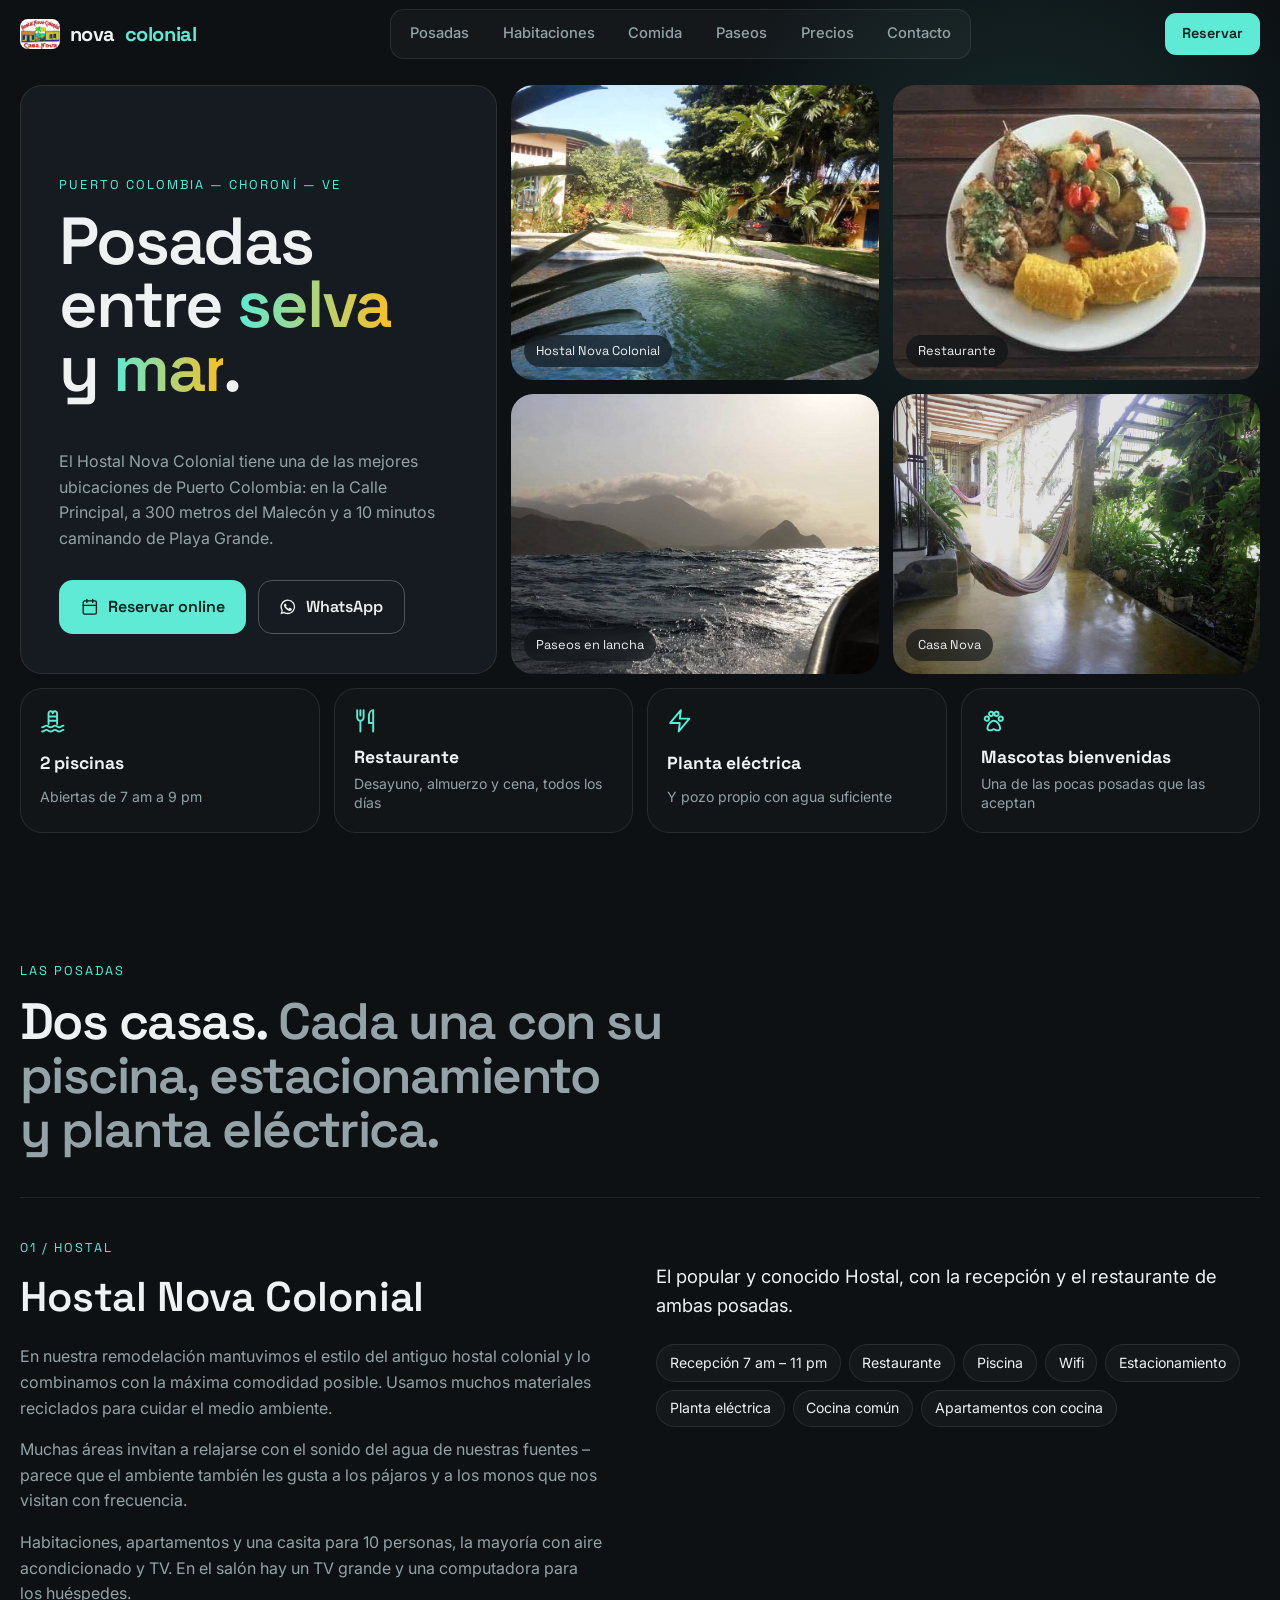
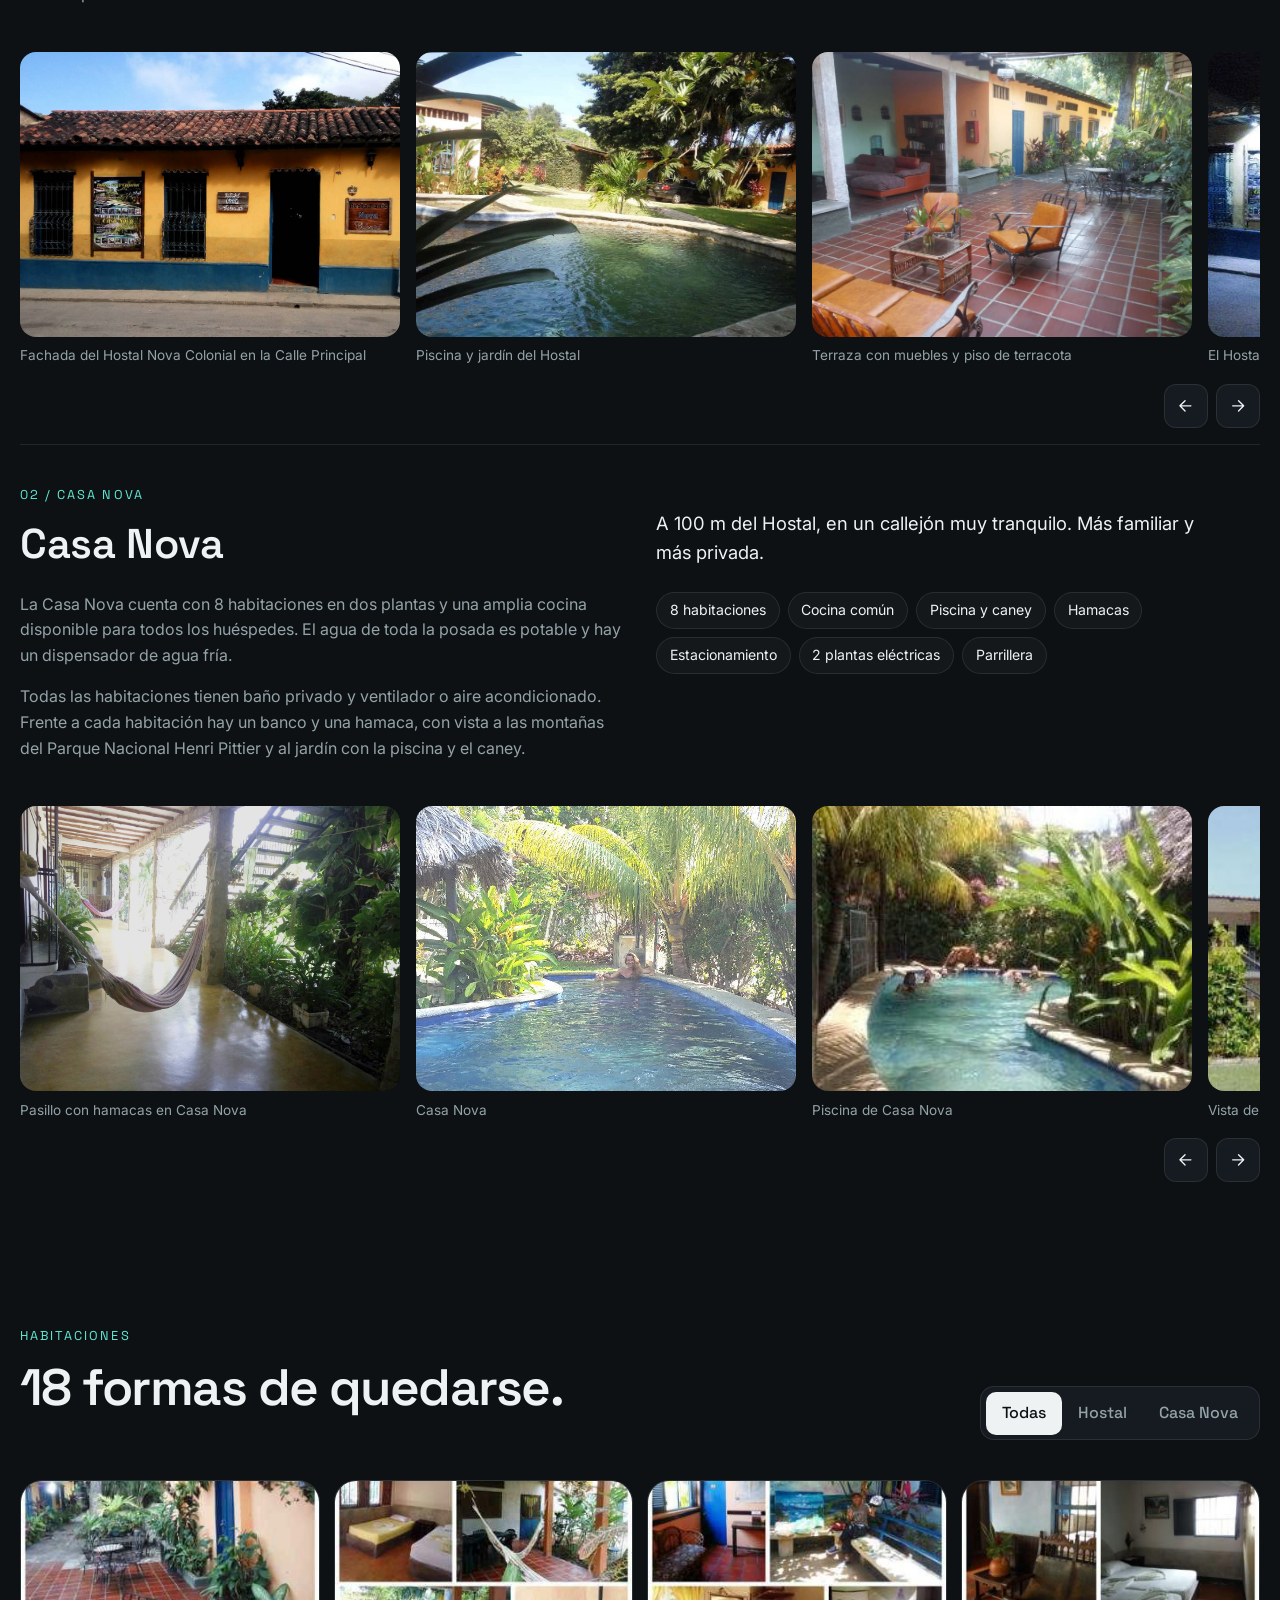
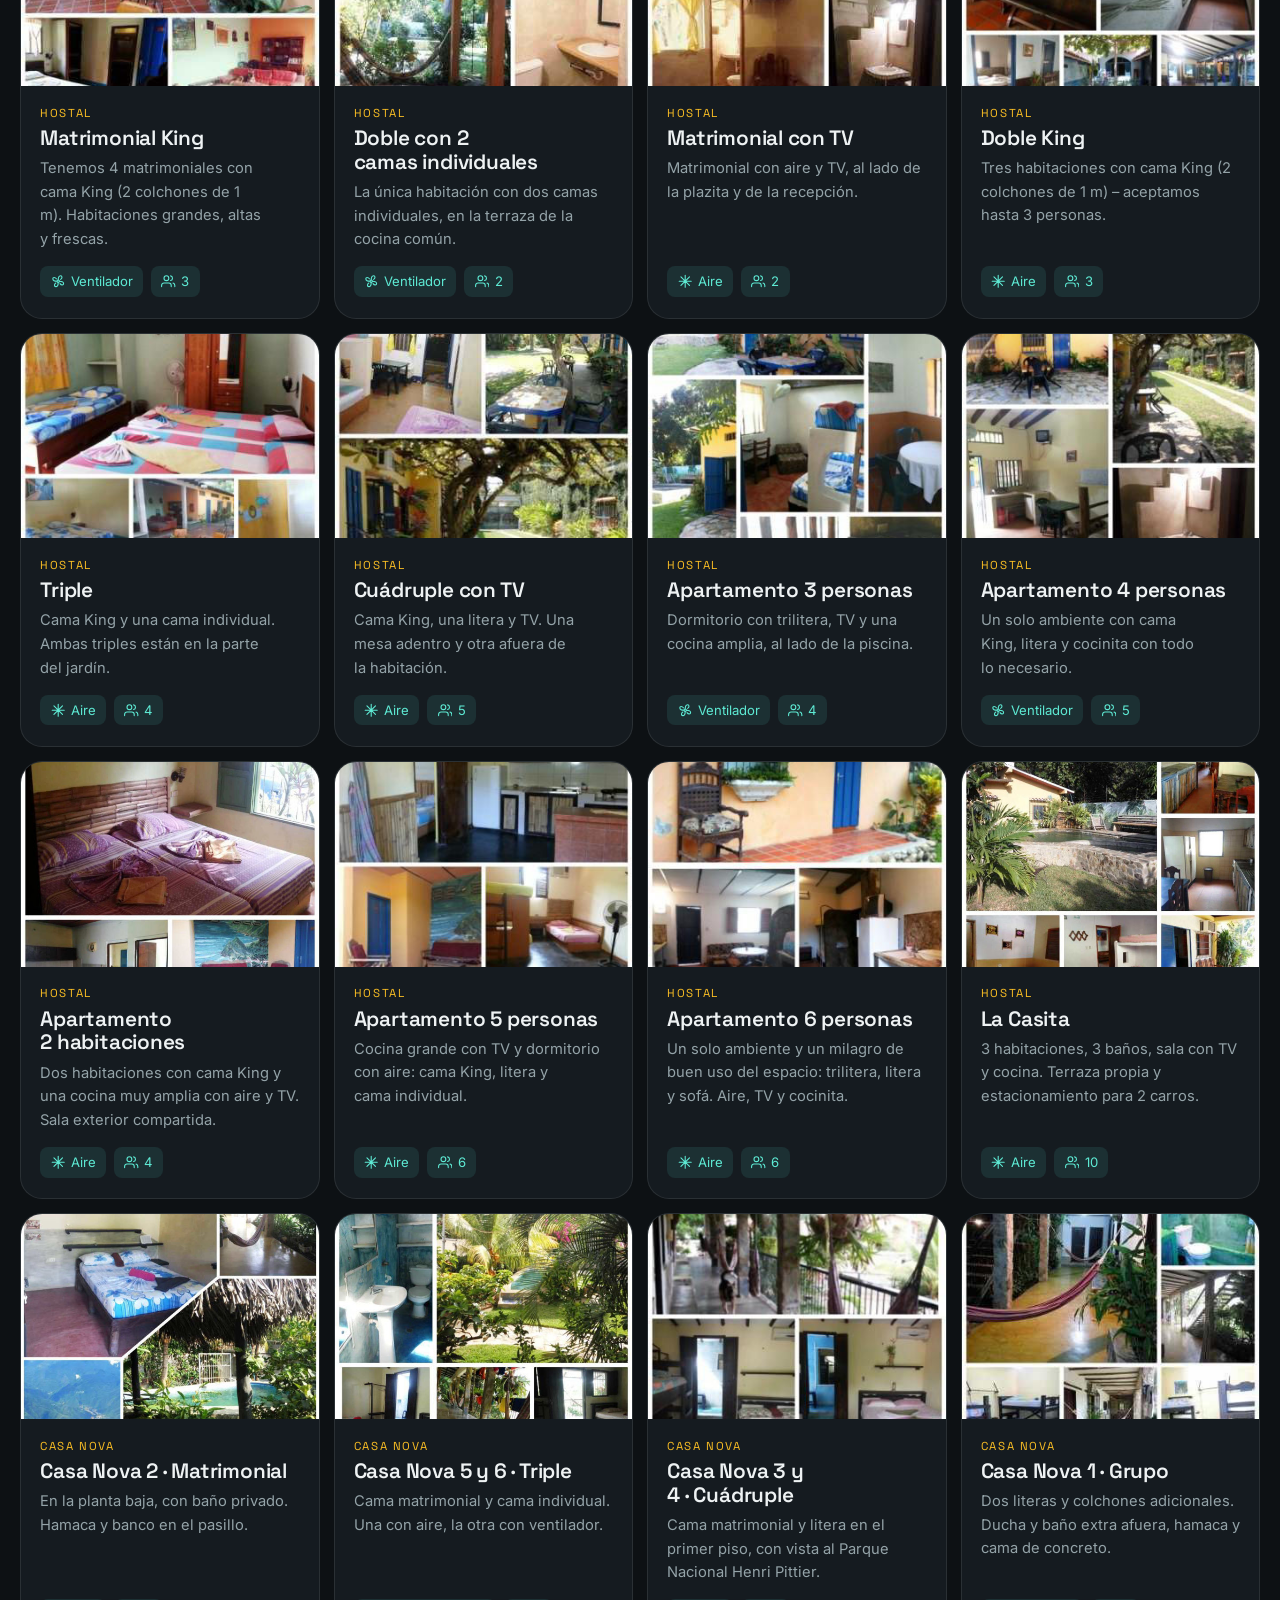
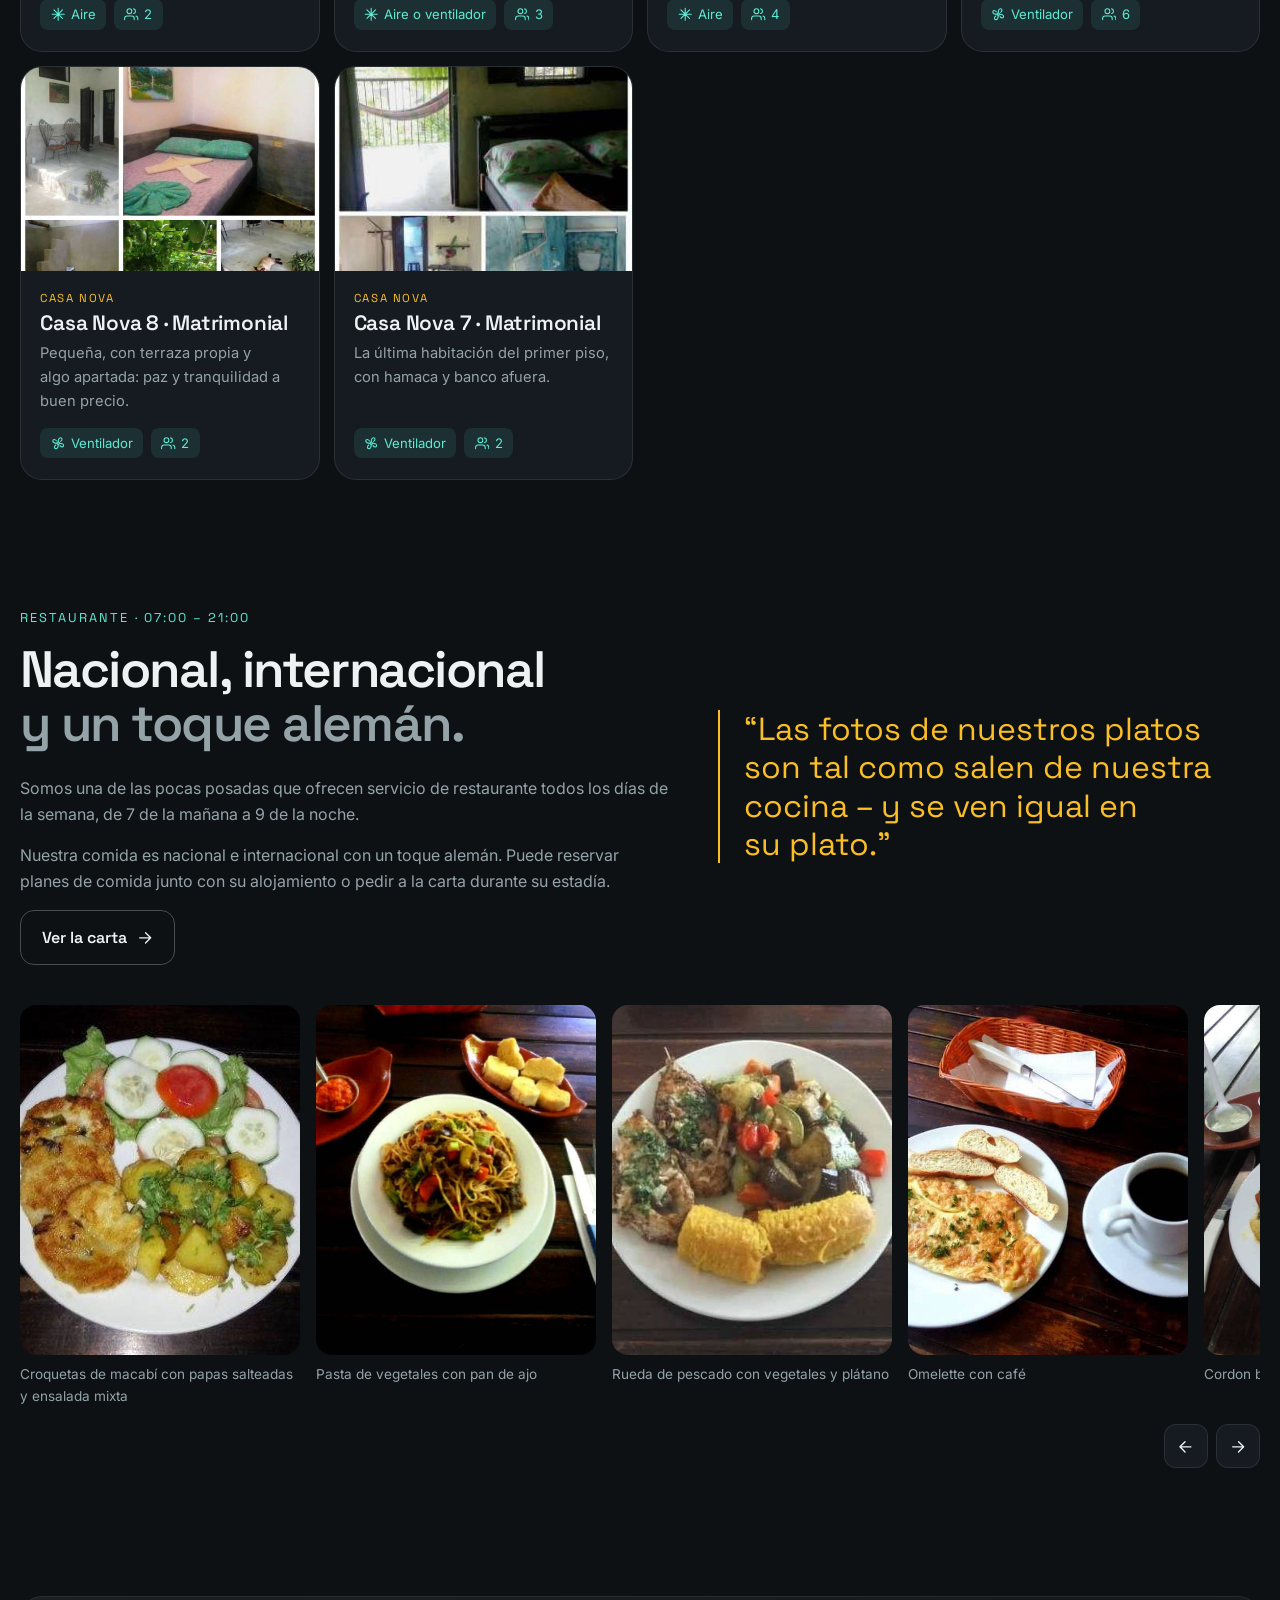
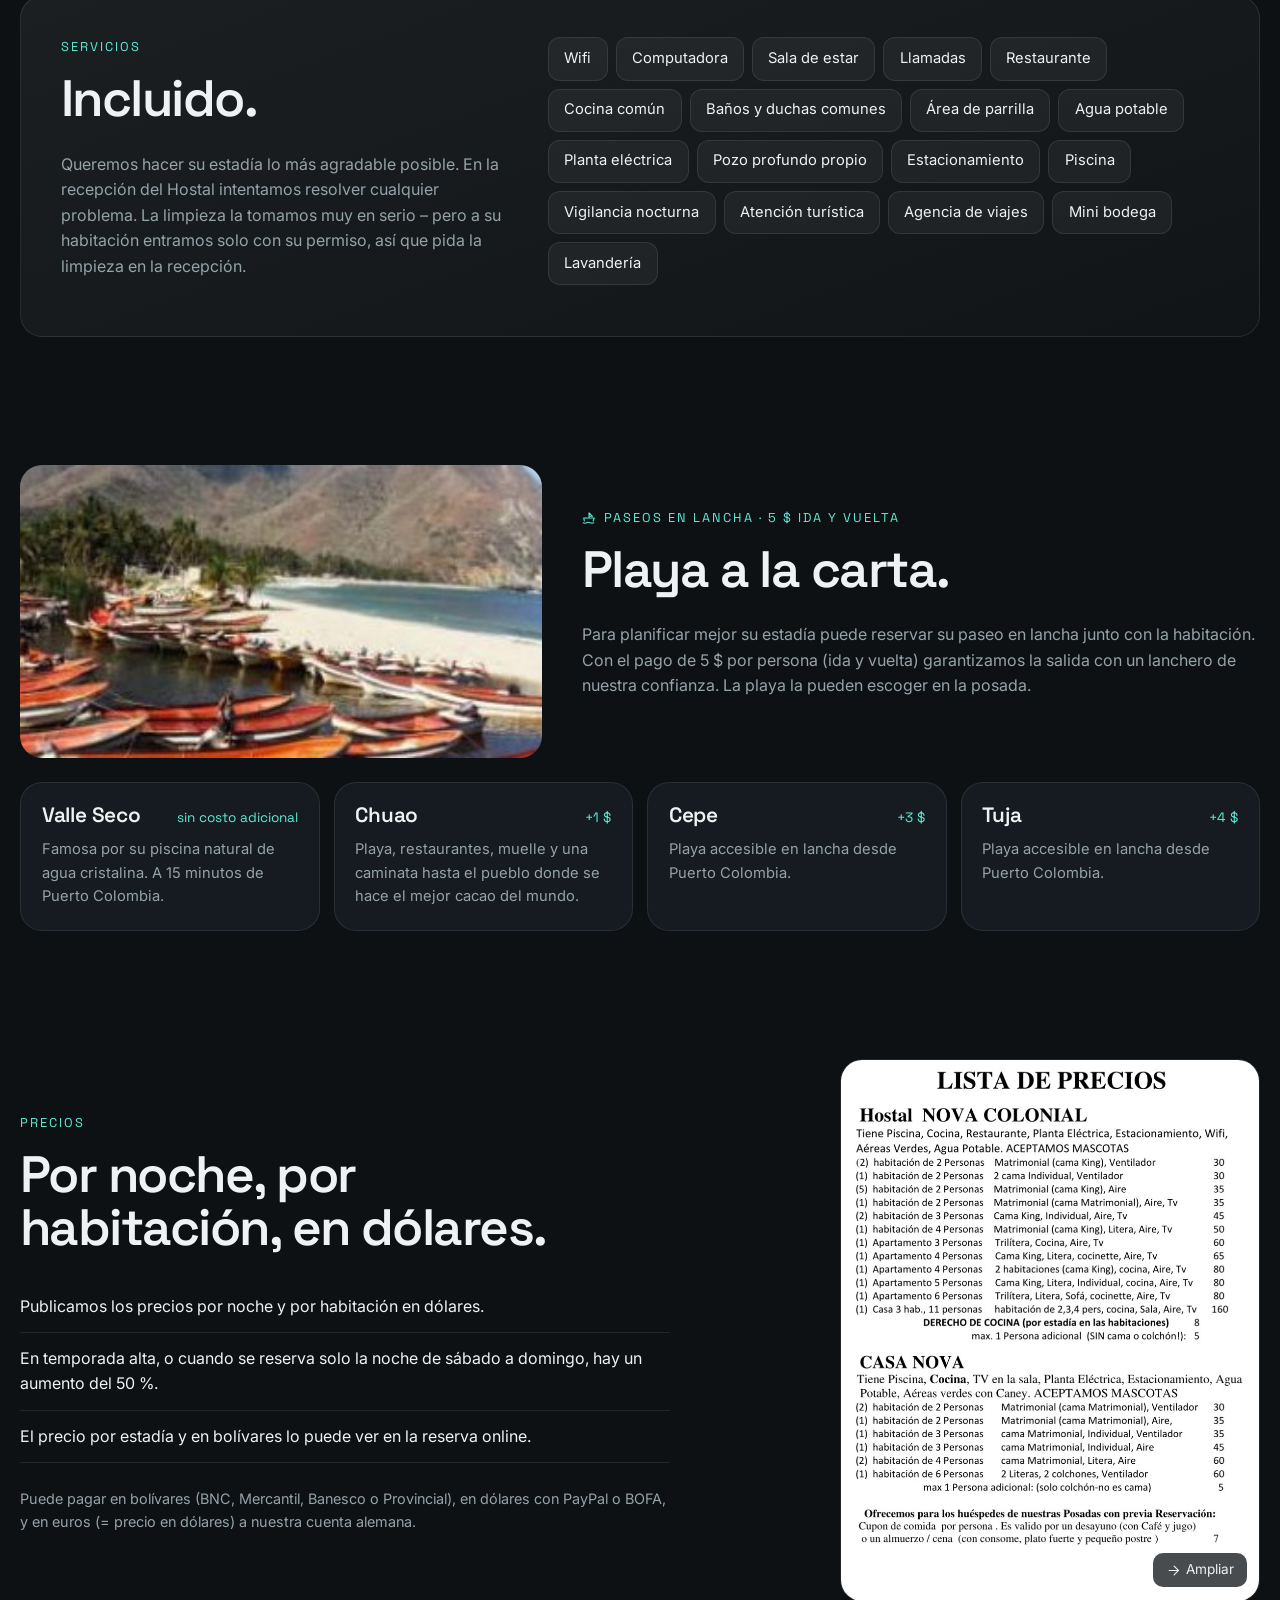
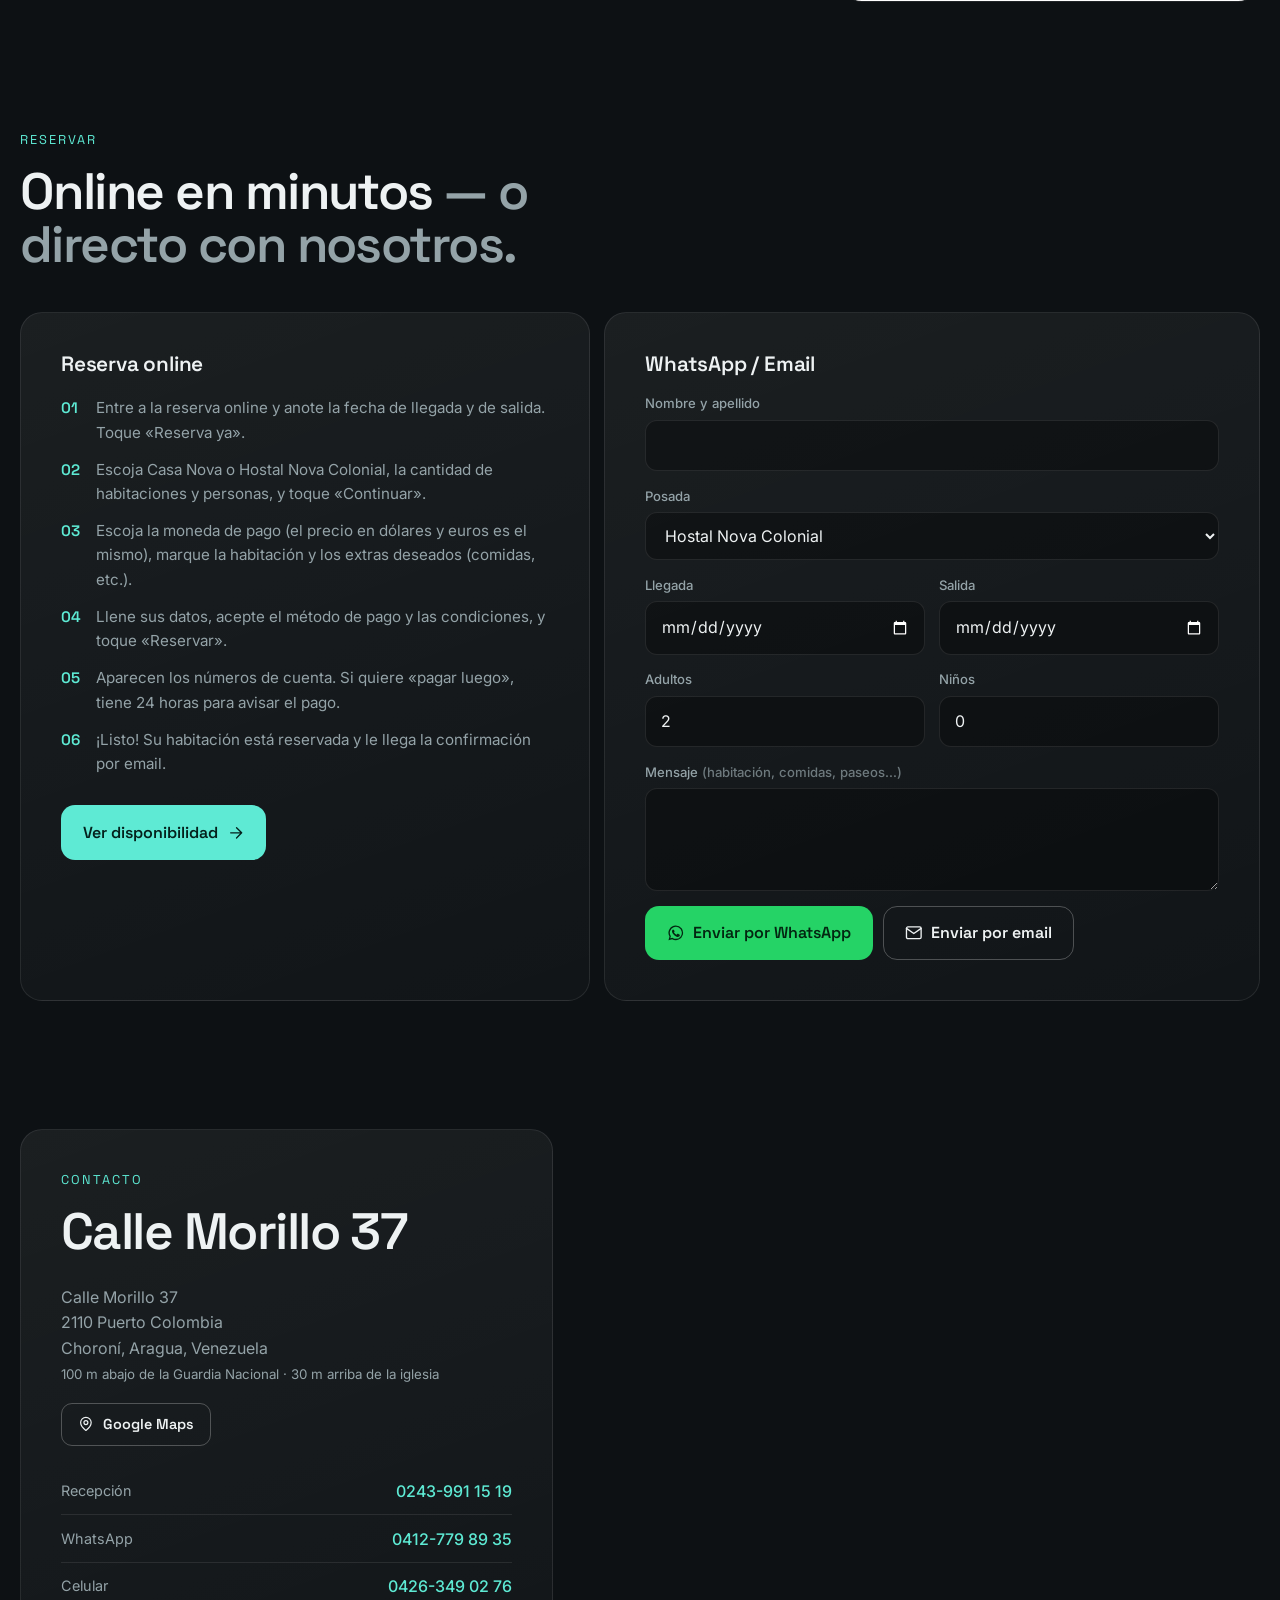
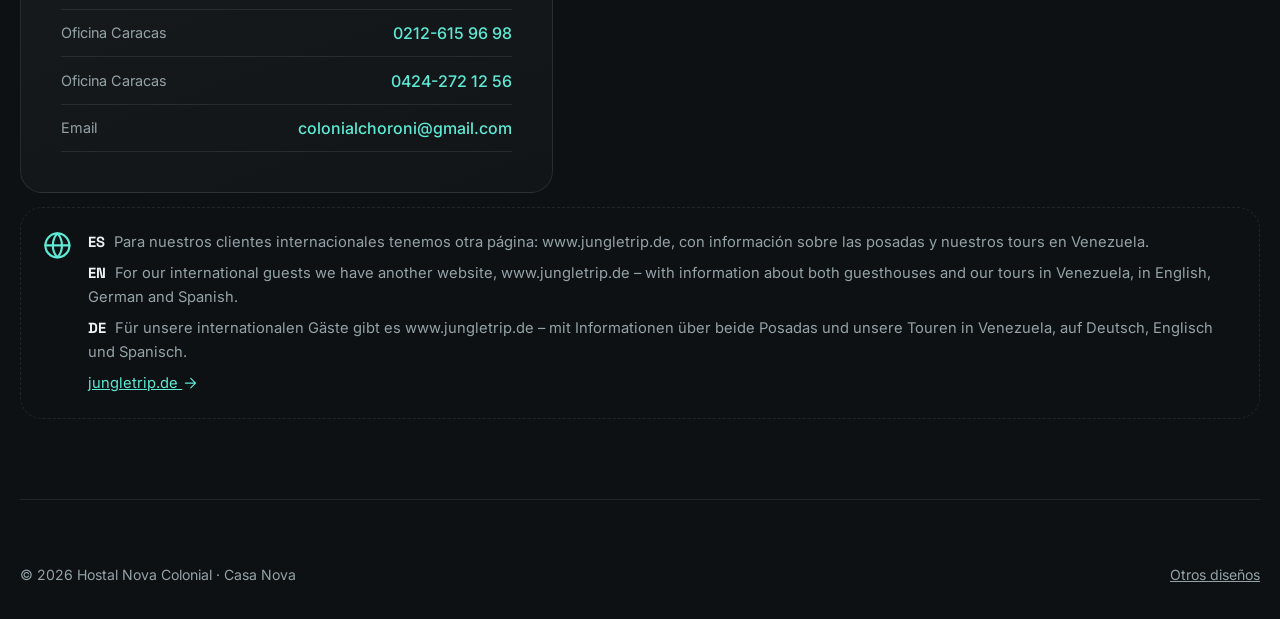
<file: moderno/index.html>
<!doctype html>
<html lang="es">
<head>
<meta charset="utf-8">
<meta name="viewport" content="width=device-width, initial-scale=1, viewport-fit=cover">
<title>Nova Colonial · Choroní</title>
<meta name="description" content="Hostal Nova Colonial y Casa Nova – dos posadas con piscina y restaurante en Puerto Colombia, Choroní, Venezuela. Reserve online, por WhatsApp o email.">
<meta name="theme-color" content="#0d1114">
<meta property="og:title" content="Nova Colonial · Choroní">
<meta property="og:description" content="Hostal Nova Colonial y Casa Nova – dos posadas con piscina y restaurante en Puerto Colombia, Choroní, Venezuela. Reserve online, por WhatsApp o email.">
<meta property="og:image" content="../img/lanchamar-1600x765.jpeg">
<link rel="icon" href="../img/emblema-hostal-nova-colonial-kleiner-rand-192x142.jpg">
<link rel="preconnect" href="https://fonts.googleapis.com">
<link rel="preconnect" href="https://fonts.gstatic.com" crossorigin>
<link rel="stylesheet" href="https://fonts.googleapis.com/css2?family=Space+Grotesk:wght@400;500;600;700&family=Inter:wght@400;500;600&display=swap">
<link rel="stylesheet" href="../shared/base.css">
<link rel="stylesheet" href="style.css">
<script type="application/ld+json">
{"@context":"https://schema.org","@type":"LodgingBusiness","name":"Hostal Nova Colonial","email":"colonialchoroni@gmail.com","telephone":"+58 243 991 1519","address":{"@type":"PostalAddress","streetAddress":"Calle Morillo 37","postalCode":"2110","addressLocality":"Puerto Colombia, Choroní","addressRegion":"Aragua","addressCountry":"VE"},"petsAllowed":true}
</script>
</head>
<body>
<a class="skip-link" href="#main">Saltar al contenido</a>
<header class="site-header" data-header>
  <div class="wrap header-inner">
    <a class="brand" href="#top"><img src="../img/emblema-hostal-nova-colonial-kleiner-rand-192x142.jpg" alt="" width="40" height="30">nova<span>colonial</span></a>
    <nav id="nav" class="nav" aria-label="Principal"><ul><li><a href="#posadas">Posadas</a></li><li><a href="#habitaciones">Habitaciones</a></li><li><a href="#comida">Comida</a></li><li><a href="#paseos">Paseos</a></li><li><a href="#precios">Precios</a></li><li><a href="#contacto">Contacto</a></li></ul></nav>
    <a class="btn btn-accent sm" href="#reservar">Reservar</a>
  </div>
</header>

<main id="main">
<section class="hero wrap" id="top">
  <div class="bento">
    <div class="b-title">
      <p class="label">Puerto Colombia — Choroní — VE</p>
      <h1>Posadas<br>entre <span class="grad">selva</span><br>y <span class="grad">mar</span>.</h1>
      <p class="hero-sub">El Hostal Nova Colonial tiene una de las mejores ubicaciones de Puerto Colombia: en la Calle Principal, a 300 metros del Malecón y a 10 minutos caminando de Playa Grande.</p>
      <div class="cta">
        <a class="btn btn-accent" href="http://www.jungletrip.de/es/preisechoroni.html" rel="noopener"><svg class="icon" viewBox="0 0 24 24" width="24" height="24" aria-hidden="true" fill="none" stroke="currentColor" stroke-width="1.8" stroke-linecap="round" stroke-linejoin="round"><rect x="3" y="4" width="18" height="18" rx="2"/><path d="M16 2v4M8 2v4M3 10h18"/></svg> Reservar online</a>
        <a class="btn btn-outline" href="https://wa.me/584127798935" rel="noopener"><svg class="icon" viewBox="0 0 24 24" width="24" height="24" aria-hidden="true" ><path d="M12 2a10 10 0 0 0-8.6 15.1L2 22l5-1.3A10 10 0 1 0 12 2Zm0 18.2a8.2 8.2 0 0 1-4.2-1.2l-.3-.2-3 .8.8-2.9-.2-.3A8.2 8.2 0 1 1 12 20.2Zm4.5-6.1c-.2-.1-1.5-.7-1.7-.8-.2-.1-.4-.1-.6.1l-.8 1c-.1.2-.3.2-.5.1a6.7 6.7 0 0 1-3.3-2.9c-.2-.4.3-.4.7-1.3.1-.2 0-.3 0-.4l-.8-1.8c-.2-.5-.4-.4-.6-.4h-.5a1 1 0 0 0-.7.3 3 3 0 0 0-.9 2.2 5.2 5.2 0 0 0 1.1 2.7 11.8 11.8 0 0 0 4.5 4c1.7.7 2.3.8 3.2.6.5-.1 1.5-.6 1.7-1.2.2-.6.2-1.1.2-1.2-.1-.1-.3-.2-.5-.3Z" fill="currentColor"/></svg> WhatsApp</a>
      </div>
    </div>
    <figure class="b-img b1"><img src="../img/colonialdesdecatarata-988x726.jpeg" alt="Piscina y jardín del Hostal Nova Colonial" fetchpriority="high"><figcaption>Hostal Nova Colonial</figcaption></figure>
    <figure class="b-img b2"><img src="../img/lanchamar-1600x765.jpeg" alt="Paseo en lancha por la costa de Choroní" loading="lazy" decoding="async"><figcaption>Paseos en lancha</figcaption></figure>
    <figure class="b-img b3"><img src="../img/2017-09-519.36.15-1280x960.jpg" alt="Pasillo con hamacas en Casa Nova" loading="lazy" decoding="async"><figcaption>Casa Nova</figcaption></figure>
    <figure class="b-img b4"><img src="../img/pescado-con-vegetales-y-platano-569x491.jpeg" alt="Pescado con vegetales y plátano" loading="lazy" decoding="async"><figcaption>Restaurante</figcaption></figure>
  </div>
  <div class="stats"><div class="stat"><svg class="icon" viewBox="0 0 24 24" width="24" height="24" aria-hidden="true" fill="none" stroke="currentColor" stroke-width="1.8" stroke-linecap="round" stroke-linejoin="round"><path d="M2 18c2 0 2-1.5 4-1.5s2 1.5 4 1.5 2-1.5 4-1.5 2 1.5 4 1.5 2-1.5 4-1.5M2 22c2 0 2-1.5 4-1.5s2 1.5 4 1.5 2-1.5 4-1.5 2 1.5 4 1.5 2-1.5 4-1.5M8 15V5a2 2 0 0 1 4 0M16 15V5a2 2 0 0 0-4 0M8 8h8M8 12h8"/></svg><strong>2 piscinas</strong><span>Abiertas de 7 am a 9 pm</span></div><div class="stat"><svg class="icon" viewBox="0 0 24 24" width="24" height="24" aria-hidden="true" fill="none" stroke="currentColor" stroke-width="1.8" stroke-linecap="round" stroke-linejoin="round"><path d="M3 2v7a3 3 0 0 0 3 3v10M9 2v7a3 3 0 0 1-3 3M6 2v5M18 22V2c-2 0-4 2-4 6v6h4"/></svg><strong>Restaurante</strong><span>Desayuno, almuerzo y cena, todos los días</span></div><div class="stat"><svg class="icon" viewBox="0 0 24 24" width="24" height="24" aria-hidden="true" fill="none" stroke="currentColor" stroke-width="1.8" stroke-linecap="round" stroke-linejoin="round"><path d="M13 2 3 14h9l-1 8 10-12h-9l1-8Z"/></svg><strong>Planta eléctrica</strong><span>Y pozo propio con agua suficiente</span></div><div class="stat"><svg class="icon" viewBox="0 0 24 24" width="24" height="24" aria-hidden="true" fill="none" stroke="currentColor" stroke-width="1.8" stroke-linecap="round" stroke-linejoin="round"><circle cx="5.5" cy="10" r="2"/><circle cx="9.5" cy="5.5" r="2"/><circle cx="14.5" cy="5.5" r="2"/><circle cx="18.5" cy="10" r="2"/><path d="M12 12c-3 0-6 4-6 7 0 2 2 2 3 2s2-1 3-1 2 1 3 1 3 0 3-2c0-3-3-7-6-7Z"/></svg><strong>Mascotas bienvenidas</strong><span>Una de las pocas posadas que las aceptan</span></div></div>
</section>

<section id="posadas" class="section wrap">
  <header class="sec-head">
    <p class="label">Las posadas</p>
    <h2>Dos casas. <span class="dim">Cada una con su piscina, estacionamiento y planta eléctrica.</span></h2>
  </header>
  
<article class="panel">
  <div class="panel-head">
    <div>
      <p class="label">01 / Hostal</p>
      <h3>Hostal Nova Colonial</h3>
    </div>
    <p class="panel-lead">El popular y conocido Hostal, con la recepción y el restaurante de ambas posadas.</p>
  </div>
  <div class="panel-body">
    <div class="panel-text"><p>En nuestra remodelación mantuvimos el estilo del antiguo hostal colonial y lo combinamos con la máxima comodidad posible. Usamos muchos materiales reciclados para cuidar el medio ambiente.</p><p>Muchas áreas invitan a relajarse con el sonido del agua de nuestras fuentes – parece que el ambiente también les gusta a los pájaros y a los monos que nos visitan con frecuencia.</p><p>Habitaciones, apartamentos y una casita para 10 personas, la mayoría con aire acondicionado y TV. En el salón hay un TV grande y una computadora para los huéspedes.</p></div>
    <ul class="tags"><li>Recepción 7 am – 11 pm</li><li>Restaurante</li><li>Piscina</li><li>Wifi</li><li>Estacionamiento</li><li>Planta eléctrica</li><li>Cocina común</li><li>Apartamentos con cocina</li></ul>
  </div>
  <div class="car" data-track>
  <div class="track gal"><figure><a href="../img/2019-02-27-03.37.29-977x715.jpg" data-lightbox="g-hostal" data-caption="Fachada del Hostal Nova Colonial en la Calle Principal"><img src="../img/2019-02-27-03.37.29-977x715.jpg" alt="Fachada del Hostal Nova Colonial en la Calle Principal" loading="lazy" decoding="async"></a><figcaption>Fachada del Hostal Nova Colonial en la Calle Principal</figcaption></figure><figure><a href="../img/colonialdesdecatarata-988x726.jpeg" data-lightbox="g-hostal" data-caption="Piscina y jardín del Hostal"><img src="../img/colonialdesdecatarata-988x726.jpeg" alt="Piscina y jardín del Hostal" loading="lazy" decoding="async"></a><figcaption>Piscina y jardín del Hostal</figcaption></figure><figure><a href="../img/desde-oficina-836x627.jpg" data-lightbox="g-hostal" data-caption="Terraza con muebles y piso de terracota"><img src="../img/desde-oficina-836x627.jpg" alt="Terraza con muebles y piso de terracota" loading="lazy" decoding="async"></a><figcaption>Terraza con muebles y piso de terracota</figcaption></figure><figure><a href="../img/colonialnoche-448x336.jpg" data-lightbox="g-hostal" data-caption="El Hostal de noche"><img src="../img/colonialnoche-448x336.jpg" alt="El Hostal de noche" loading="lazy" decoding="async"></a><figcaption>El Hostal de noche</figcaption></figure><figure><a href="../img/restauranteslider-336x412.jpg" data-lightbox="g-hostal" data-caption="Restaurante del Hostal"><img src="../img/restauranteslider-336x412.jpg" alt="Restaurante del Hostal" loading="lazy" decoding="async"></a><figcaption>Restaurante del Hostal</figcaption></figure><figure><a href="../img/caneyhostal-336x448.jpg" data-lightbox="g-hostal" data-caption="Caney del Hostal"><img src="../img/caneyhostal-336x448.jpg" alt="Caney del Hostal" loading="lazy" decoding="async"></a><figcaption>Caney del Hostal</figcaption></figure><figure><a href="../img/2018-10-2718.06.39-448x336.jpeg" data-lightbox="g-hostal" data-caption="Áreas comunes del Hostal"><img src="../img/2018-10-2718.06.39-448x336.jpeg" alt="Áreas comunes del Hostal" loading="lazy" decoding="async"></a><figcaption>Áreas comunes del Hostal</figcaption></figure><figure><a href="../img/2018-07-2617.00.56-448x336.jpeg" data-lightbox="g-hostal" data-caption="Rincón del Hostal"><img src="../img/2018-07-2617.00.56-448x336.jpeg" alt="Rincón del Hostal" loading="lazy" decoding="async"></a><figcaption>Rincón del Hostal</figcaption></figure><figure><a href="../img/2017-12-0410.39.41-448x336.jpg" data-lightbox="g-hostal" data-caption="Jardín del Hostal"><img src="../img/2017-12-0410.39.41-448x336.jpg" alt="Jardín del Hostal" loading="lazy" decoding="async"></a><figcaption>Jardín del Hostal</figcaption></figure><figure><a href="../img/2018-12-0910.45.48-448x326.jpg" data-lightbox="g-hostal" data-caption="Patio del Hostal"><img src="../img/2018-12-0910.45.48-448x326.jpg" alt="Patio del Hostal" loading="lazy" decoding="async"></a><figcaption>Patio del Hostal</figcaption></figure><figure><a href="../img/2019-04-1916.51.53-448x317.jpg" data-lightbox="g-hostal" data-caption="Vista del Hostal"><img src="../img/2019-04-1916.51.53-448x317.jpg" alt="Vista del Hostal" loading="lazy" decoding="async"></a><figcaption>Vista del Hostal</figcaption></figure></div>
  <div class="car-nav"><button data-dir="-1" aria-label="Anterior"><svg class="icon flip" viewBox="0 0 24 24" width="24" height="24" aria-hidden="true" fill="none" stroke="currentColor" stroke-width="1.8" stroke-linecap="round" stroke-linejoin="round"><path d="M5 12h14M13 5l7 7-7 7"/></svg></button><button data-dir="1" aria-label="Siguiente"><svg class="icon" viewBox="0 0 24 24" width="24" height="24" aria-hidden="true" fill="none" stroke="currentColor" stroke-width="1.8" stroke-linecap="round" stroke-linejoin="round"><path d="M5 12h14M13 5l7 7-7 7"/></svg></button></div>
</div>
</article>
  
<article class="panel">
  <div class="panel-head">
    <div>
      <p class="label">02 / Casa Nova</p>
      <h3>Casa Nova</h3>
    </div>
    <p class="panel-lead">A 100 m del Hostal, en un callejón muy tranquilo. Más familiar y más privada.</p>
  </div>
  <div class="panel-body">
    <div class="panel-text"><p>La Casa Nova cuenta con 8 habitaciones en dos plantas y una amplia cocina disponible para todos los huéspedes. El agua de toda la posada es potable y hay un dispensador de agua fría.</p><p>Todas las habitaciones tienen baño privado y ventilador o aire acondicionado. Frente a cada habitación hay un banco y una hamaca, con vista a las montañas del Parque Nacional Henri Pittier y al jardín con la piscina y el caney.</p></div>
    <ul class="tags"><li>8 habitaciones</li><li>Cocina común</li><li>Piscina y caney</li><li>Hamacas</li><li>Estacionamiento</li><li>2 plantas eléctricas</li><li>Parrillera</li></ul>
  </div>
  <div class="car" data-track>
  <div class="track gal"><figure><a href="../img/2017-09-519.36.15-1280x960.jpg" data-lightbox="g-nova" data-caption="Pasillo con hamacas en Casa Nova"><img src="../img/2017-09-519.36.15-1280x960.jpg" alt="Pasillo con hamacas en Casa Nova" loading="lazy" decoding="async"></a><figcaption>Pasillo con hamacas en Casa Nova</figcaption></figure><figure><a href="../img/casa-nova-karen-705x899.jpg" data-lightbox="g-nova" data-caption="Casa Nova"><img src="../img/casa-nova-karen-705x899.jpg" alt="Casa Nova" loading="lazy" decoding="async"></a><figcaption>Casa Nova</figcaption></figure><figure><a href="../img/piscinacortado-290x247.jpg" data-lightbox="g-nova" data-caption="Piscina de Casa Nova"><img src="../img/piscinacortado-290x247.jpg" alt="Piscina de Casa Nova" loading="lazy" decoding="async"></a><figcaption>Piscina de Casa Nova</figcaption></figure><figure><a href="../img/novacompleto-390x336.jpeg" data-lightbox="g-nova" data-caption="Vista de Casa Nova"><img src="../img/novacompleto-390x336.jpeg" alt="Vista de Casa Nova" loading="lazy" decoding="async"></a><figcaption>Vista de Casa Nova</figcaption></figure><figure><a href="../img/novasalanuevo-816x612.jpg" data-lightbox="g-nova" data-caption="Sala de Casa Nova"><img src="../img/novasalanuevo-816x612.jpg" alt="Sala de Casa Nova" loading="lazy" decoding="async"></a><figcaption>Sala de Casa Nova</figcaption></figure><figure><a href="../img/novasala1-757x533.jpeg" data-lightbox="g-nova" data-caption="Sala de estar"><img src="../img/novasala1-757x533.jpeg" alt="Sala de estar" loading="lazy" decoding="async"></a><figcaption>Sala de estar</figcaption></figure><figure><a href="../img/cocinacocina-448x336.jpg" data-lightbox="g-nova" data-caption="Cocina común"><img src="../img/cocinacocina-448x336.jpg" alt="Cocina común" loading="lazy" decoding="async"></a><figcaption>Cocina común</figcaption></figure><figure><a href="../img/casanovasalacocina-448x336.jpg" data-lightbox="g-nova" data-caption="Sala y cocina"><img src="../img/casanovasalacocina-448x336.jpg" alt="Sala y cocina" loading="lazy" decoding="async"></a><figcaption>Sala y cocina</figcaption></figure><figure><a href="../img/casa-nova-dispensador-400x300.jpg" data-lightbox="g-nova" data-caption="Dispensador de agua fría"><img src="../img/casa-nova-dispensador-400x300.jpg" alt="Dispensador de agua fría" loading="lazy" decoding="async"></a><figcaption>Dispensador de agua fría</figcaption></figure><figure><a href="../img/flordeparchita-780x1040.jpg" data-lightbox="g-nova" data-caption="Flor de parchita en el jardín"><img src="../img/flordeparchita-780x1040.jpg" alt="Flor de parchita en el jardín" loading="lazy" decoding="async"></a><figcaption>Flor de parchita en el jardín</figcaption></figure><figure><a href="../img/2017-09-515.21.10-448x336.jpg" data-lightbox="g-nova" data-caption="Jardín de Casa Nova"><img src="../img/2017-09-515.21.10-448x336.jpg" alt="Jardín de Casa Nova" loading="lazy" decoding="async"></a><figcaption>Jardín de Casa Nova</figcaption></figure><figure><a href="../img/2018-08-11-13.42.11-448x333.jpg" data-lightbox="g-nova" data-caption="Áreas exteriores de Casa Nova"><img src="../img/2018-08-11-13.42.11-448x333.jpg" alt="Áreas exteriores de Casa Nova" loading="lazy" decoding="async"></a><figcaption>Áreas exteriores de Casa Nova</figcaption></figure><figure><a href="../img/casanovaestacionamiento-436x310.jpg" data-lightbox="g-nova" data-caption="Estacionamiento de Casa Nova"><img src="../img/casanovaestacionamiento-436x310.jpg" alt="Estacionamiento de Casa Nova" loading="lazy" decoding="async"></a><figcaption>Estacionamiento de Casa Nova</figcaption></figure></div>
  <div class="car-nav"><button data-dir="-1" aria-label="Anterior"><svg class="icon flip" viewBox="0 0 24 24" width="24" height="24" aria-hidden="true" fill="none" stroke="currentColor" stroke-width="1.8" stroke-linecap="round" stroke-linejoin="round"><path d="M5 12h14M13 5l7 7-7 7"/></svg></button><button data-dir="1" aria-label="Siguiente"><svg class="icon" viewBox="0 0 24 24" width="24" height="24" aria-hidden="true" fill="none" stroke="currentColor" stroke-width="1.8" stroke-linecap="round" stroke-linejoin="round"><path d="M5 12h14M13 5l7 7-7 7"/></svg></button></div>
</div>
</article>
</section>

<section id="habitaciones" class="section wrap">
  <header class="sec-head row">
    <div>
      <p class="label">Habitaciones</p>
      <h2>18 formas de quedarse.</h2>
    </div>
    <div class="seg" role="group" aria-label="Filtrar por posada" data-filter-group="room-grid">
      <button data-filter="all" aria-pressed="true">Todas</button>
      <button data-filter="hostal" aria-pressed="false">Hostal</button>
      <button data-filter="nova" aria-pressed="false">Casa Nova</button>
    </div>
  </header>
  <div id="room-grid" class="rooms">
<article class="room" data-house="hostal">
  <a href="../img/c671213kingventilador-336x336.jpg" data-lightbox="rooms" data-caption="Matrimonial King" class="room-img"><img src="../img/c671213kingventilador-336x336.jpg" alt="Matrimonial King" loading="lazy" decoding="async"></a>
  <div class="room-info">
    <p class="room-house">Hostal</p>
    <h3>Matrimonial King</h3>
    <p>Tenemos 4 matrimoniales con cama King (2 colchones de 1 m). Habitaciones grandes, altas y frescas.</p>
    <div class="chips"><span><svg class="icon" viewBox="0 0 24 24" width="24" height="24" aria-hidden="true" fill="none" stroke="currentColor" stroke-width="1.8" stroke-linecap="round" stroke-linejoin="round"><circle cx="12" cy="12" r="2"/><path d="M12 10c0-4 1-7 4-7s3 4 0 6M14 12c4 0 7 1 7 4s-4 3-6 0M12 14c0 4-1 7-4 7s-3-4 0-6M10 12c-4 0-7-1-7-4s4-3 6 0"/></svg>Ventilador</span><span><svg class="icon" viewBox="0 0 24 24" width="24" height="24" aria-hidden="true" fill="none" stroke="currentColor" stroke-width="1.8" stroke-linecap="round" stroke-linejoin="round"><path d="M17 21v-2a4 4 0 0 0-4-4H5a4 4 0 0 0-4 4v2"/><circle cx="9" cy="7" r="4"/><path d="M23 21v-2a4 4 0 0 0-3-3.9M16 3.1a4 4 0 0 1 0 7.8"/></svg>3</span></div>
  </div>
</article>
<article class="room" data-house="hostal">
  <a href="../img/c11twinventilador-336x336.jpg" data-lightbox="rooms" data-caption="Doble con 2 camas individuales" class="room-img"><img src="../img/c11twinventilador-336x336.jpg" alt="Doble con 2 camas individuales" loading="lazy" decoding="async"></a>
  <div class="room-info">
    <p class="room-house">Hostal</p>
    <h3>Doble con 2 camas individuales</h3>
    <p>La única habitación con dos camas individuales, en la terraza de la cocina común.</p>
    <div class="chips"><span><svg class="icon" viewBox="0 0 24 24" width="24" height="24" aria-hidden="true" fill="none" stroke="currentColor" stroke-width="1.8" stroke-linecap="round" stroke-linejoin="round"><circle cx="12" cy="12" r="2"/><path d="M12 10c0-4 1-7 4-7s3 4 0 6M14 12c4 0 7 1 7 4s-4 3-6 0M12 14c0 4-1 7-4 7s-3-4 0-6M10 12c-4 0-7-1-7-4s4-3 6 0"/></svg>Ventilador</span><span><svg class="icon" viewBox="0 0 24 24" width="24" height="24" aria-hidden="true" fill="none" stroke="currentColor" stroke-width="1.8" stroke-linecap="round" stroke-linejoin="round"><path d="M17 21v-2a4 4 0 0 0-4-4H5a4 4 0 0 0-4 4v2"/><circle cx="9" cy="7" r="4"/><path d="M23 21v-2a4 4 0 0 0-3-3.9M16 3.1a4 4 0 0 1 0 7.8"/></svg>2</span></div>
  </div>
</article>
<article class="room" data-house="hostal">
  <a href="../img/c5matrimonialaire-336x336.jpg" data-lightbox="rooms" data-caption="Matrimonial con TV" class="room-img"><img src="../img/c5matrimonialaire-336x336.jpg" alt="Matrimonial con TV" loading="lazy" decoding="async"></a>
  <div class="room-info">
    <p class="room-house">Hostal</p>
    <h3>Matrimonial con TV</h3>
    <p>Matrimonial con aire y TV, al lado de la plazita y de la recepción.</p>
    <div class="chips"><span><svg class="icon" viewBox="0 0 24 24" width="24" height="24" aria-hidden="true" fill="none" stroke="currentColor" stroke-width="1.8" stroke-linecap="round" stroke-linejoin="round"><path d="M12 2v20M2 12h20M4.9 4.9l14.2 14.2M19.1 4.9 4.9 19.1"/></svg>Aire</span><span><svg class="icon" viewBox="0 0 24 24" width="24" height="24" aria-hidden="true" fill="none" stroke="currentColor" stroke-width="1.8" stroke-linecap="round" stroke-linejoin="round"><path d="M17 21v-2a4 4 0 0 0-4-4H5a4 4 0 0 0-4 4v2"/><circle cx="9" cy="7" r="4"/><path d="M23 21v-2a4 4 0 0 0-3-3.9M16 3.1a4 4 0 0 1 0 7.8"/></svg>2</span></div>
  </div>
</article>
<article class="room" data-house="hostal">
  <a href="../img/c3-4-9kingaire-336x336.jpg" data-lightbox="rooms" data-caption="Doble King" class="room-img"><img src="../img/c3-4-9kingaire-336x336.jpg" alt="Doble King" loading="lazy" decoding="async"></a>
  <div class="room-info">
    <p class="room-house">Hostal</p>
    <h3>Doble King</h3>
    <p>Tres habitaciones con cama King (2 colchones de 1 m) – aceptamos hasta 3 personas.</p>
    <div class="chips"><span><svg class="icon" viewBox="0 0 24 24" width="24" height="24" aria-hidden="true" fill="none" stroke="currentColor" stroke-width="1.8" stroke-linecap="round" stroke-linejoin="round"><path d="M12 2v20M2 12h20M4.9 4.9l14.2 14.2M19.1 4.9 4.9 19.1"/></svg>Aire</span><span><svg class="icon" viewBox="0 0 24 24" width="24" height="24" aria-hidden="true" fill="none" stroke="currentColor" stroke-width="1.8" stroke-linecap="round" stroke-linejoin="round"><path d="M17 21v-2a4 4 0 0 0-4-4H5a4 4 0 0 0-4 4v2"/><circle cx="9" cy="7" r="4"/><path d="M23 21v-2a4 4 0 0 0-3-3.9M16 3.1a4 4 0 0 1 0 7.8"/></svg>3</span></div>
  </div>
</article>
<article class="room" data-house="hostal">
  <a href="../img/c8-10tripleaire-336x336.jpg" data-lightbox="rooms" data-caption="Triple" class="room-img"><img src="../img/c8-10tripleaire-336x336.jpg" alt="Triple" loading="lazy" decoding="async"></a>
  <div class="room-info">
    <p class="room-house">Hostal</p>
    <h3>Triple</h3>
    <p>Cama King y una cama individual. Ambas triples están en la parte del jardín.</p>
    <div class="chips"><span><svg class="icon" viewBox="0 0 24 24" width="24" height="24" aria-hidden="true" fill="none" stroke="currentColor" stroke-width="1.8" stroke-linecap="round" stroke-linejoin="round"><path d="M12 2v20M2 12h20M4.9 4.9l14.2 14.2M19.1 4.9 4.9 19.1"/></svg>Aire</span><span><svg class="icon" viewBox="0 0 24 24" width="24" height="24" aria-hidden="true" fill="none" stroke="currentColor" stroke-width="1.8" stroke-linecap="round" stroke-linejoin="round"><path d="M17 21v-2a4 4 0 0 0-4-4H5a4 4 0 0 0-4 4v2"/><circle cx="9" cy="7" r="4"/><path d="M23 21v-2a4 4 0 0 0-3-3.9M16 3.1a4 4 0 0 1 0 7.8"/></svg>4</span></div>
  </div>
</article>
<article class="room" data-house="hostal">
  <a href="../img/c17cuadrupleairetv-336x336.jpg" data-lightbox="rooms" data-caption="Cuádruple con TV" class="room-img"><img src="../img/c17cuadrupleairetv-336x336.jpg" alt="Cuádruple con TV" loading="lazy" decoding="async"></a>
  <div class="room-info">
    <p class="room-house">Hostal</p>
    <h3>Cuádruple con TV</h3>
    <p>Cama King, una litera y TV. Una mesa adentro y otra afuera de la habitación.</p>
    <div class="chips"><span><svg class="icon" viewBox="0 0 24 24" width="24" height="24" aria-hidden="true" fill="none" stroke="currentColor" stroke-width="1.8" stroke-linecap="round" stroke-linejoin="round"><path d="M12 2v20M2 12h20M4.9 4.9l14.2 14.2M19.1 4.9 4.9 19.1"/></svg>Aire</span><span><svg class="icon" viewBox="0 0 24 24" width="24" height="24" aria-hidden="true" fill="none" stroke="currentColor" stroke-width="1.8" stroke-linecap="round" stroke-linejoin="round"><path d="M17 21v-2a4 4 0 0 0-4-4H5a4 4 0 0 0-4 4v2"/><circle cx="9" cy="7" r="4"/><path d="M23 21v-2a4 4 0 0 0-3-3.9M16 3.1a4 4 0 0 1 0 7.8"/></svg>5</span></div>
  </div>
</article>
<article class="room" data-house="hostal">
  <a href="../img/c15apartamento3-336x336.jpg" data-lightbox="rooms" data-caption="Apartamento 3 personas" class="room-img"><img src="../img/c15apartamento3-336x336.jpg" alt="Apartamento 3 personas" loading="lazy" decoding="async"></a>
  <div class="room-info">
    <p class="room-house">Hostal</p>
    <h3>Apartamento 3 personas</h3>
    <p>Dormitorio con trilitera, TV y una cocina amplia, al lado de la piscina.</p>
    <div class="chips"><span><svg class="icon" viewBox="0 0 24 24" width="24" height="24" aria-hidden="true" fill="none" stroke="currentColor" stroke-width="1.8" stroke-linecap="round" stroke-linejoin="round"><circle cx="12" cy="12" r="2"/><path d="M12 10c0-4 1-7 4-7s3 4 0 6M14 12c4 0 7 1 7 4s-4 3-6 0M12 14c0 4-1 7-4 7s-3-4 0-6M10 12c-4 0-7-1-7-4s4-3 6 0"/></svg>Ventilador</span><span><svg class="icon" viewBox="0 0 24 24" width="24" height="24" aria-hidden="true" fill="none" stroke="currentColor" stroke-width="1.8" stroke-linecap="round" stroke-linejoin="round"><path d="M17 21v-2a4 4 0 0 0-4-4H5a4 4 0 0 0-4 4v2"/><circle cx="9" cy="7" r="4"/><path d="M23 21v-2a4 4 0 0 0-3-3.9M16 3.1a4 4 0 0 1 0 7.8"/></svg>4</span></div>
  </div>
</article>
<article class="room" data-house="hostal">
  <a href="../img/c16apartamento4-336x336.jpg" data-lightbox="rooms" data-caption="Apartamento 4 personas" class="room-img"><img src="../img/c16apartamento4-336x336.jpg" alt="Apartamento 4 personas" loading="lazy" decoding="async"></a>
  <div class="room-info">
    <p class="room-house">Hostal</p>
    <h3>Apartamento 4 personas</h3>
    <p>Un solo ambiente con cama King, litera y cocinita con todo lo necesario.</p>
    <div class="chips"><span><svg class="icon" viewBox="0 0 24 24" width="24" height="24" aria-hidden="true" fill="none" stroke="currentColor" stroke-width="1.8" stroke-linecap="round" stroke-linejoin="round"><circle cx="12" cy="12" r="2"/><path d="M12 10c0-4 1-7 4-7s3 4 0 6M14 12c4 0 7 1 7 4s-4 3-6 0M12 14c0 4-1 7-4 7s-3-4 0-6M10 12c-4 0-7-1-7-4s4-3 6 0"/></svg>Ventilador</span><span><svg class="icon" viewBox="0 0 24 24" width="24" height="24" aria-hidden="true" fill="none" stroke="currentColor" stroke-width="1.8" stroke-linecap="round" stroke-linejoin="round"><path d="M17 21v-2a4 4 0 0 0-4-4H5a4 4 0 0 0-4 4v2"/><circle cx="9" cy="7" r="4"/><path d="M23 21v-2a4 4 0 0 0-3-3.9M16 3.1a4 4 0 0 1 0 7.8"/></svg>5</span></div>
  </div>
</article>
<article class="room" data-house="hostal">
  <a href="../img/c20apartamento2h-576x576.jpg" data-lightbox="rooms" data-caption="Apartamento 2 habitaciones" class="room-img"><img src="../img/c20apartamento2h-576x576.jpg" alt="Apartamento 2 habitaciones" loading="lazy" decoding="async"></a>
  <div class="room-info">
    <p class="room-house">Hostal</p>
    <h3>Apartamento 2 habitaciones</h3>
    <p>Dos habitaciones con cama King y una cocina muy amplia con aire y TV. Sala exterior compartida.</p>
    <div class="chips"><span><svg class="icon" viewBox="0 0 24 24" width="24" height="24" aria-hidden="true" fill="none" stroke="currentColor" stroke-width="1.8" stroke-linecap="round" stroke-linejoin="round"><path d="M12 2v20M2 12h20M4.9 4.9l14.2 14.2M19.1 4.9 4.9 19.1"/></svg>Aire</span><span><svg class="icon" viewBox="0 0 24 24" width="24" height="24" aria-hidden="true" fill="none" stroke="currentColor" stroke-width="1.8" stroke-linecap="round" stroke-linejoin="round"><path d="M17 21v-2a4 4 0 0 0-4-4H5a4 4 0 0 0-4 4v2"/><circle cx="9" cy="7" r="4"/><path d="M23 21v-2a4 4 0 0 0-3-3.9M16 3.1a4 4 0 0 1 0 7.8"/></svg>4</span></div>
  </div>
</article>
<article class="room" data-house="hostal">
  <a href="../img/c19apartamento5-336x336.jpg" data-lightbox="rooms" data-caption="Apartamento 5 personas" class="room-img"><img src="../img/c19apartamento5-336x336.jpg" alt="Apartamento 5 personas" loading="lazy" decoding="async"></a>
  <div class="room-info">
    <p class="room-house">Hostal</p>
    <h3>Apartamento 5 personas</h3>
    <p>Cocina grande con TV y dormitorio con aire: cama King, litera y cama individual.</p>
    <div class="chips"><span><svg class="icon" viewBox="0 0 24 24" width="24" height="24" aria-hidden="true" fill="none" stroke="currentColor" stroke-width="1.8" stroke-linecap="round" stroke-linejoin="round"><path d="M12 2v20M2 12h20M4.9 4.9l14.2 14.2M19.1 4.9 4.9 19.1"/></svg>Aire</span><span><svg class="icon" viewBox="0 0 24 24" width="24" height="24" aria-hidden="true" fill="none" stroke="currentColor" stroke-width="1.8" stroke-linecap="round" stroke-linejoin="round"><path d="M17 21v-2a4 4 0 0 0-4-4H5a4 4 0 0 0-4 4v2"/><circle cx="9" cy="7" r="4"/><path d="M23 21v-2a4 4 0 0 0-3-3.9M16 3.1a4 4 0 0 1 0 7.8"/></svg>6</span></div>
  </div>
</article>
<article class="room" data-house="hostal">
  <a href="../img/c18apartamento6-336x336.jpg" data-lightbox="rooms" data-caption="Apartamento 6 personas" class="room-img"><img src="../img/c18apartamento6-336x336.jpg" alt="Apartamento 6 personas" loading="lazy" decoding="async"></a>
  <div class="room-info">
    <p class="room-house">Hostal</p>
    <h3>Apartamento 6 personas</h3>
    <p>Un solo ambiente y un milagro de buen uso del espacio: trilitera, litera y sofá. Aire, TV y cocinita.</p>
    <div class="chips"><span><svg class="icon" viewBox="0 0 24 24" width="24" height="24" aria-hidden="true" fill="none" stroke="currentColor" stroke-width="1.8" stroke-linecap="round" stroke-linejoin="round"><path d="M12 2v20M2 12h20M4.9 4.9l14.2 14.2M19.1 4.9 4.9 19.1"/></svg>Aire</span><span><svg class="icon" viewBox="0 0 24 24" width="24" height="24" aria-hidden="true" fill="none" stroke="currentColor" stroke-width="1.8" stroke-linecap="round" stroke-linejoin="round"><path d="M17 21v-2a4 4 0 0 0-4-4H5a4 4 0 0 0-4 4v2"/><circle cx="9" cy="7" r="4"/><path d="M23 21v-2a4 4 0 0 0-3-3.9M16 3.1a4 4 0 0 1 0 7.8"/></svg>6</span></div>
  </div>
</article>
<article class="room" data-house="hostal">
  <a href="../img/casita-578x578.jpg" data-lightbox="rooms" data-caption="La Casita" class="room-img"><img src="../img/casita-578x578.jpg" alt="La Casita" loading="lazy" decoding="async"></a>
  <div class="room-info">
    <p class="room-house">Hostal</p>
    <h3>La Casita</h3>
    <p>3 habitaciones, 3 baños, sala con TV y cocina. Terraza propia y estacionamiento para 2 carros.</p>
    <div class="chips"><span><svg class="icon" viewBox="0 0 24 24" width="24" height="24" aria-hidden="true" fill="none" stroke="currentColor" stroke-width="1.8" stroke-linecap="round" stroke-linejoin="round"><path d="M12 2v20M2 12h20M4.9 4.9l14.2 14.2M19.1 4.9 4.9 19.1"/></svg>Aire</span><span><svg class="icon" viewBox="0 0 24 24" width="24" height="24" aria-hidden="true" fill="none" stroke="currentColor" stroke-width="1.8" stroke-linecap="round" stroke-linejoin="round"><path d="M17 21v-2a4 4 0 0 0-4-4H5a4 4 0 0 0-4 4v2"/><circle cx="9" cy="7" r="4"/><path d="M23 21v-2a4 4 0 0 0-3-3.9M16 3.1a4 4 0 0 1 0 7.8"/></svg>10</span></div>
  </div>
</article>
<article class="room" data-house="nova">
  <a href="../img/n2matrimonialaire-556x556.jpg" data-lightbox="rooms" data-caption="Casa Nova 2 · Matrimonial" class="room-img"><img src="../img/n2matrimonialaire-556x556.jpg" alt="Casa Nova 2 · Matrimonial" loading="lazy" decoding="async"></a>
  <div class="room-info">
    <p class="room-house">Casa Nova</p>
    <h3>Casa Nova 2 · Matrimonial</h3>
    <p>En la planta baja, con baño privado. Hamaca y banco en el pasillo.</p>
    <div class="chips"><span><svg class="icon" viewBox="0 0 24 24" width="24" height="24" aria-hidden="true" fill="none" stroke="currentColor" stroke-width="1.8" stroke-linecap="round" stroke-linejoin="round"><path d="M12 2v20M2 12h20M4.9 4.9l14.2 14.2M19.1 4.9 4.9 19.1"/></svg>Aire</span><span><svg class="icon" viewBox="0 0 24 24" width="24" height="24" aria-hidden="true" fill="none" stroke="currentColor" stroke-width="1.8" stroke-linecap="round" stroke-linejoin="round"><path d="M17 21v-2a4 4 0 0 0-4-4H5a4 4 0 0 0-4 4v2"/><circle cx="9" cy="7" r="4"/><path d="M23 21v-2a4 4 0 0 0-3-3.9M16 3.1a4 4 0 0 1 0 7.8"/></svg>2</span></div>
  </div>
</article>
<article class="room" data-house="nova">
  <a href="../img/casanova5-6-556x556.jpg" data-lightbox="rooms" data-caption="Casa Nova 5 y 6 · Triple" class="room-img"><img src="../img/casanova5-6-556x556.jpg" alt="Casa Nova 5 y 6 · Triple" loading="lazy" decoding="async"></a>
  <div class="room-info">
    <p class="room-house">Casa Nova</p>
    <h3>Casa Nova 5 y 6 · Triple</h3>
    <p>Cama matrimonial y cama individual. Una con aire, la otra con ventilador.</p>
    <div class="chips"><span><svg class="icon" viewBox="0 0 24 24" width="24" height="24" aria-hidden="true" fill="none" stroke="currentColor" stroke-width="1.8" stroke-linecap="round" stroke-linejoin="round"><path d="M12 2v20M2 12h20M4.9 4.9l14.2 14.2M19.1 4.9 4.9 19.1"/></svg>Aire o ventilador</span><span><svg class="icon" viewBox="0 0 24 24" width="24" height="24" aria-hidden="true" fill="none" stroke="currentColor" stroke-width="1.8" stroke-linecap="round" stroke-linejoin="round"><path d="M17 21v-2a4 4 0 0 0-4-4H5a4 4 0 0 0-4 4v2"/><circle cx="9" cy="7" r="4"/><path d="M23 21v-2a4 4 0 0 0-3-3.9M16 3.1a4 4 0 0 1 0 7.8"/></svg>3</span></div>
  </div>
</article>
<article class="room" data-house="nova">
  <a href="../img/casanova3-4-336x336.jpg" data-lightbox="rooms" data-caption="Casa Nova 3 y 4 · Cuádruple" class="room-img"><img src="../img/casanova3-4-336x336.jpg" alt="Casa Nova 3 y 4 · Cuádruple" loading="lazy" decoding="async"></a>
  <div class="room-info">
    <p class="room-house">Casa Nova</p>
    <h3>Casa Nova 3 y 4 · Cuádruple</h3>
    <p>Cama matrimonial y litera en el primer piso, con vista al Parque Nacional Henri Pittier.</p>
    <div class="chips"><span><svg class="icon" viewBox="0 0 24 24" width="24" height="24" aria-hidden="true" fill="none" stroke="currentColor" stroke-width="1.8" stroke-linecap="round" stroke-linejoin="round"><path d="M12 2v20M2 12h20M4.9 4.9l14.2 14.2M19.1 4.9 4.9 19.1"/></svg>Aire</span><span><svg class="icon" viewBox="0 0 24 24" width="24" height="24" aria-hidden="true" fill="none" stroke="currentColor" stroke-width="1.8" stroke-linecap="round" stroke-linejoin="round"><path d="M17 21v-2a4 4 0 0 0-4-4H5a4 4 0 0 0-4 4v2"/><circle cx="9" cy="7" r="4"/><path d="M23 21v-2a4 4 0 0 0-3-3.9M16 3.1a4 4 0 0 1 0 7.8"/></svg>4</span></div>
  </div>
</article>
<article class="room" data-house="nova">
  <a href="../img/casanova1-336x336.jpg" data-lightbox="rooms" data-caption="Casa Nova 1 · Grupo" class="room-img"><img src="../img/casanova1-336x336.jpg" alt="Casa Nova 1 · Grupo" loading="lazy" decoding="async"></a>
  <div class="room-info">
    <p class="room-house">Casa Nova</p>
    <h3>Casa Nova 1 · Grupo</h3>
    <p>Dos literas y colchones adicionales. Ducha y baño extra afuera, hamaca y cama de concreto.</p>
    <div class="chips"><span><svg class="icon" viewBox="0 0 24 24" width="24" height="24" aria-hidden="true" fill="none" stroke="currentColor" stroke-width="1.8" stroke-linecap="round" stroke-linejoin="round"><circle cx="12" cy="12" r="2"/><path d="M12 10c0-4 1-7 4-7s3 4 0 6M14 12c4 0 7 1 7 4s-4 3-6 0M12 14c0 4-1 7-4 7s-3-4 0-6M10 12c-4 0-7-1-7-4s4-3 6 0"/></svg>Ventilador</span><span><svg class="icon" viewBox="0 0 24 24" width="24" height="24" aria-hidden="true" fill="none" stroke="currentColor" stroke-width="1.8" stroke-linecap="round" stroke-linejoin="round"><path d="M17 21v-2a4 4 0 0 0-4-4H5a4 4 0 0 0-4 4v2"/><circle cx="9" cy="7" r="4"/><path d="M23 21v-2a4 4 0 0 0-3-3.9M16 3.1a4 4 0 0 1 0 7.8"/></svg>6</span></div>
  </div>
</article>
<article class="room" data-house="nova">
  <a href="../img/casanova8-556x556.jpg" data-lightbox="rooms" data-caption="Casa Nova 8 · Matrimonial" class="room-img"><img src="../img/casanova8-556x556.jpg" alt="Casa Nova 8 · Matrimonial" loading="lazy" decoding="async"></a>
  <div class="room-info">
    <p class="room-house">Casa Nova</p>
    <h3>Casa Nova 8 · Matrimonial</h3>
    <p>Pequeña, con terraza propia y algo apartada: paz y tranquilidad a buen precio.</p>
    <div class="chips"><span><svg class="icon" viewBox="0 0 24 24" width="24" height="24" aria-hidden="true" fill="none" stroke="currentColor" stroke-width="1.8" stroke-linecap="round" stroke-linejoin="round"><circle cx="12" cy="12" r="2"/><path d="M12 10c0-4 1-7 4-7s3 4 0 6M14 12c4 0 7 1 7 4s-4 3-6 0M12 14c0 4-1 7-4 7s-3-4 0-6M10 12c-4 0-7-1-7-4s4-3 6 0"/></svg>Ventilador</span><span><svg class="icon" viewBox="0 0 24 24" width="24" height="24" aria-hidden="true" fill="none" stroke="currentColor" stroke-width="1.8" stroke-linecap="round" stroke-linejoin="round"><path d="M17 21v-2a4 4 0 0 0-4-4H5a4 4 0 0 0-4 4v2"/><circle cx="9" cy="7" r="4"/><path d="M23 21v-2a4 4 0 0 0-3-3.9M16 3.1a4 4 0 0 1 0 7.8"/></svg>2</span></div>
  </div>
</article>
<article class="room" data-house="nova">
  <a href="../img/casanova2-7-336x336.jpg" data-lightbox="rooms" data-caption="Casa Nova 7 · Matrimonial" class="room-img"><img src="../img/casanova2-7-336x336.jpg" alt="Casa Nova 7 · Matrimonial" loading="lazy" decoding="async"></a>
  <div class="room-info">
    <p class="room-house">Casa Nova</p>
    <h3>Casa Nova 7 · Matrimonial</h3>
    <p>La última habitación del primer piso, con hamaca y banco afuera.</p>
    <div class="chips"><span><svg class="icon" viewBox="0 0 24 24" width="24" height="24" aria-hidden="true" fill="none" stroke="currentColor" stroke-width="1.8" stroke-linecap="round" stroke-linejoin="round"><circle cx="12" cy="12" r="2"/><path d="M12 10c0-4 1-7 4-7s3 4 0 6M14 12c4 0 7 1 7 4s-4 3-6 0M12 14c0 4-1 7-4 7s-3-4 0-6M10 12c-4 0-7-1-7-4s4-3 6 0"/></svg>Ventilador</span><span><svg class="icon" viewBox="0 0 24 24" width="24" height="24" aria-hidden="true" fill="none" stroke="currentColor" stroke-width="1.8" stroke-linecap="round" stroke-linejoin="round"><path d="M17 21v-2a4 4 0 0 0-4-4H5a4 4 0 0 0-4 4v2"/><circle cx="9" cy="7" r="4"/><path d="M23 21v-2a4 4 0 0 0-3-3.9M16 3.1a4 4 0 0 1 0 7.8"/></svg>2</span></div>
  </div>
</article></div>
</section>

<section id="comida" class="section wrap">
  <div class="split">
    <div>
      <p class="label">Restaurante · 07:00 – 21:00</p>
      <h2>Nacional, internacional<br><span class="dim">y un toque alemán.</span></h2>
      <p class="muted">Somos una de las pocas posadas que ofrecen servicio de restaurante todos los días de la semana, de 7 de la mañana a 9 de la noche.</p><p class="muted">Nuestra comida es nacional e internacional con un toque alemán. Puede reservar planes de comida junto con su alojamiento o pedir a la carta durante su estadía.</p>
      <a class="btn btn-outline" href="../img/preislisterestaurantdolar-1-1080x668.jpeg" data-lightbox="menu" data-caption="Carta del restaurante">Ver la carta <svg class="icon" viewBox="0 0 24 24" width="24" height="24" aria-hidden="true" fill="none" stroke="currentColor" stroke-width="1.8" stroke-linecap="round" stroke-linejoin="round"><path d="M5 12h14M13 5l7 7-7 7"/></svg></a>
    </div>
    <p class="quote">“Las fotos de nuestros platos son tal como salen de nuestra cocina – y se ven igual en su plato.”</p>
  </div>
  <div class="car" data-track>
  <div class="track dish"><figure><a href="../img/2019-03-11-19.28.30-438x336.jpg" data-lightbox="dishes" data-caption="Croquetas de macabí con papas salteadas y ensalada mixta"><img src="../img/2019-03-11-19.28.30-438x336.jpg" alt="Croquetas de macabí con papas salteadas y ensalada mixta" loading="lazy" decoding="async"></a><figcaption>Croquetas de macabí con papas salteadas y ensalada mixta</figcaption></figure><figure><a href="../img/pastadevegetales-960x860.jpg" data-lightbox="dishes" data-caption="Pasta de vegetales con pan de ajo"><img src="../img/pastadevegetales-960x860.jpg" alt="Pasta de vegetales con pan de ajo" loading="lazy" decoding="async"></a><figcaption>Pasta de vegetales con pan de ajo</figcaption></figure><figure><a href="../img/pescado-con-vegetales-y-platano-569x491.jpeg" data-lightbox="dishes" data-caption="Rueda de pescado con vegetales y plátano"><img src="../img/pescado-con-vegetales-y-platano-569x491.jpeg" alt="Rueda de pescado con vegetales y plátano" loading="lazy" decoding="async"></a><figcaption>Rueda de pescado con vegetales y plátano</figcaption></figure><figure><a href="../img/desayuno-omelette-con-cafe-810x638.jpg" data-lightbox="dishes" data-caption="Omelette con café"><img src="../img/desayuno-omelette-con-cafe-810x638.jpg" alt="Omelette con café" loading="lazy" decoding="async"></a><figcaption>Omelette con café</figcaption></figure><figure><a href="../img/cordon-blue-con-papas-y-vegetales-salteadas-y-tostones-935x1080.jpg" data-lightbox="dishes" data-caption="Cordon bleu con vegetales y tostones"><img src="../img/cordon-blue-con-papas-y-vegetales-salteadas-y-tostones-935x1080.jpg" alt="Cordon bleu con vegetales y tostones" loading="lazy" decoding="async"></a><figcaption>Cordon bleu con vegetales y tostones</figcaption></figure><figure><a href="../img/bollito-con-cafe-952x1080.jpg" data-lightbox="dishes" data-caption="Bollito con café"><img src="../img/bollito-con-cafe-952x1080.jpg" alt="Bollito con café" loading="lazy" decoding="async"></a><figcaption>Bollito con café</figcaption></figure><figure><a href="../img/carneguisada-780x788.jpg" data-lightbox="dishes" data-caption="Carne guisada con vegetales y arroz"><img src="../img/carneguisada-780x788.jpg" alt="Carne guisada con vegetales y arroz" loading="lazy" decoding="async"></a><figcaption>Carne guisada con vegetales y arroz</figcaption></figure></div>
  <div class="car-nav"><button data-dir="-1" aria-label="Anterior"><svg class="icon flip" viewBox="0 0 24 24" width="24" height="24" aria-hidden="true" fill="none" stroke="currentColor" stroke-width="1.8" stroke-linecap="round" stroke-linejoin="round"><path d="M5 12h14M13 5l7 7-7 7"/></svg></button><button data-dir="1" aria-label="Siguiente"><svg class="icon" viewBox="0 0 24 24" width="24" height="24" aria-hidden="true" fill="none" stroke="currentColor" stroke-width="1.8" stroke-linecap="round" stroke-linejoin="round"><path d="M5 12h14M13 5l7 7-7 7"/></svg></button></div>
</div>
</section>

<section id="servicios" class="section wrap">
  <div class="glass services">
    <div>
      <p class="label">Servicios</p>
      <h2>Incluido.</h2>
      <p class="muted">Queremos hacer su estadía lo más agradable posible. En la recepción del Hostal intentamos resolver cualquier problema. La limpieza la tomamos muy en serio – pero a su habitación entramos solo con su permiso, así que pida la limpieza en la recepción.</p>
    </div>
    <ul class="svc"><li>Wifi</li><li>Computadora</li><li>Sala de estar</li><li>Llamadas</li><li>Restaurante</li><li>Cocina común</li><li>Baños y duchas comunes</li><li>Área de parrilla</li><li>Agua potable</li><li>Planta eléctrica</li><li>Pozo profundo propio</li><li>Estacionamiento</li><li>Piscina</li><li>Vigilancia nocturna</li><li>Atención turística</li><li>Agencia de viajes</li><li>Mini bodega</li><li>Lavandería</li></ul>
  </div>
</section>

<section id="paseos" class="section wrap">
  <div class="tours-hero">
    <img src="../img/chuao-424x239.jpeg" alt="Playa de Chuao" loading="lazy" decoding="async">
    <div>
      <p class="label"><svg class="icon" viewBox="0 0 24 24" width="24" height="24" aria-hidden="true" fill="none" stroke="currentColor" stroke-width="1.8" stroke-linecap="round" stroke-linejoin="round"><path d="M2 20c2 1 4 1 6 0s4-1 6 0 4 1 6 0M4 17l-1-5h18l-2 5M12 12V3l6 6h-6"/></svg> Paseos en lancha · 5 $ ida y vuelta</p>
      <h2>Playa a la carta.</h2>
      <p class="muted">Para planificar mejor su estadía puede reservar su paseo en lancha junto con la habitación. Con el pago de 5 $ por persona (ida y vuelta) garantizamos la salida con un lanchero de nuestra confianza. La playa la pueden escoger en la posada.</p>
    </div>
  </div>
  <div class="tours"><article class="tour"><div class="tour-top"><h3>Valle Seco</h3><span>sin costo adicional</span></div><p>Famosa por su piscina natural de agua cristalina. A 15 minutos de Puerto Colombia.</p></article><article class="tour"><div class="tour-top"><h3>Chuao</h3><span>+1 $</span></div><p>Playa, restaurantes, muelle y una caminata hasta el pueblo donde se hace el mejor cacao del mundo.</p></article><article class="tour"><div class="tour-top"><h3>Cepe</h3><span>+3 $</span></div><p>Playa accesible en lancha desde Puerto Colombia.</p></article><article class="tour"><div class="tour-top"><h3>Tuja</h3><span>+4 $</span></div><p>Playa accesible en lancha desde Puerto Colombia.</p></article></div>
</section>

<section id="precios" class="section wrap">
  <div class="split">
    <div>
      <p class="label">Precios</p>
      <h2>Por noche, por habitación, en dólares.</h2>
      <ul class="list"><li>Publicamos los precios por noche y por habitación en dólares.</li><li>En temporada alta, o cuando se reserva solo la noche de sábado a domingo, hay un aumento del 50 %.</li><li>El precio por estadía y en bolívares lo puede ver en la reserva online.</li></ul>
      <p class="muted small">Puede pagar en bolívares (BNC, Mercantil, Banesco o Provincial), en dólares con PayPal o BOFA, y en euros (= precio en dólares) a nuestra cuenta alemana.</p>
    </div>
    <a class="price" href="../img/preisliste-fur-mobirise-850x1100.jpeg" data-lightbox="prices" data-caption="Lista de precios">
      <img src="../img/preisliste-fur-mobirise-850x1100.jpeg" alt="Lista de precios por noche y habitación" loading="lazy"><span><svg class="icon" viewBox="0 0 24 24" width="24" height="24" aria-hidden="true" fill="none" stroke="currentColor" stroke-width="1.8" stroke-linecap="round" stroke-linejoin="round"><path d="M5 12h14M13 5l7 7-7 7"/></svg> Ampliar</span>
    </a>
  </div>
</section>

<section id="reservar" class="section wrap">
  <header class="sec-head">
    <p class="label">Reservar</p>
    <h2>Online en minutos <span class="dim">— o directo con nosotros.</span></h2>
  </header>
  <div class="book">
    <div class="glass">
      <h3>Reserva online</h3>
      <ol class="steps"><li><span>01</span>Entre a la reserva online y anote la fecha de llegada y de salida. Toque «Reserva ya».</li><li><span>02</span>Escoja Casa Nova o Hostal Nova Colonial, la cantidad de habitaciones y personas, y toque «Continuar».</li><li><span>03</span>Escoja la moneda de pago (el precio en dólares y euros es el mismo), marque la habitación y los extras deseados (comidas, etc.).</li><li><span>04</span>Llene sus datos, acepte el método de pago y las condiciones, y toque «Reservar».</li><li><span>05</span>Aparecen los números de cuenta. Si quiere «pagar luego», tiene 24 horas para avisar el pago.</li><li><span>06</span>¡Listo! Su habitación está reservada y le llega la confirmación por email.</li></ol>
      <a class="btn btn-accent" href="http://www.jungletrip.de/es/preisechoroni.html" rel="noopener">Ver disponibilidad <svg class="icon" viewBox="0 0 24 24" width="24" height="24" aria-hidden="true" fill="none" stroke="currentColor" stroke-width="1.8" stroke-linecap="round" stroke-linejoin="round"><path d="M5 12h14M13 5l7 7-7 7"/></svg></a>
    </div>
    <div class="glass">
      <h3>WhatsApp / Email</h3>
      <form class="booking" data-booking>
  <div class="field full"><label for="b-nombre">Nombre y apellido</label><input id="b-nombre" name="nombre" autocomplete="name" required></div>
  <div class="field full"><label for="b-posada">Posada</label>
    <select id="b-posada" name="posada"><option>Hostal Nova Colonial</option><option>Casa Nova</option><option>Cualquiera</option></select></div>
  <div class="field"><label for="b-llegada">Llegada</label><input id="b-llegada" name="llegada" type="date" required></div>
  <div class="field"><label for="b-salida">Salida</label><input id="b-salida" name="salida" type="date" required></div>
  <div class="field"><label for="b-adultos">Adultos</label><input id="b-adultos" name="adultos" type="number" min="1" max="30" value="2" inputmode="numeric" required></div>
  <div class="field"><label for="b-ninos">Niños</label><input id="b-ninos" name="ninos" type="number" min="0" max="20" value="0" inputmode="numeric"></div>
  <div class="field full"><label for="b-mensaje">Mensaje <span class="opt">(habitación, comidas, paseos…)</span></label><textarea id="b-mensaje" name="mensaje" rows="3"></textarea></div>
  <div class="actions full">
    <button type="submit" name="via" value="wa" class="btn btn-wa"><svg class="icon" viewBox="0 0 24 24" width="24" height="24" aria-hidden="true" ><path d="M12 2a10 10 0 0 0-8.6 15.1L2 22l5-1.3A10 10 0 1 0 12 2Zm0 18.2a8.2 8.2 0 0 1-4.2-1.2l-.3-.2-3 .8.8-2.9-.2-.3A8.2 8.2 0 1 1 12 20.2Zm4.5-6.1c-.2-.1-1.5-.7-1.7-.8-.2-.1-.4-.1-.6.1l-.8 1c-.1.2-.3.2-.5.1a6.7 6.7 0 0 1-3.3-2.9c-.2-.4.3-.4.7-1.3.1-.2 0-.3 0-.4l-.8-1.8c-.2-.5-.4-.4-.6-.4h-.5a1 1 0 0 0-.7.3 3 3 0 0 0-.9 2.2 5.2 5.2 0 0 0 1.1 2.7 11.8 11.8 0 0 0 4.5 4c1.7.7 2.3.8 3.2.6.5-.1 1.5-.6 1.7-1.2.2-.6.2-1.1.2-1.2-.1-.1-.3-.2-.5-.3Z" fill="currentColor"/></svg> Enviar por WhatsApp</button>
    <button type="submit" name="via" value="mail" class="btn btn-ghost"><svg class="icon" viewBox="0 0 24 24" width="24" height="24" aria-hidden="true" fill="none" stroke="currentColor" stroke-width="1.8" stroke-linecap="round" stroke-linejoin="round"><rect x="2" y="4" width="20" height="16" rx="2"/><path d="m22 6-10 7L2 6"/></svg> Enviar por email</button>
  </div>
</form>
    </div>
  </div>
</section>

<section id="contacto" class="section wrap">
  <div class="contact">
    <div class="glass">
      <p class="label">Contacto</p>
      <h2>Calle Morillo 37</h2>
      <address>Calle Morillo 37<br>2110 Puerto Colombia<br>Choroní, Aragua, Venezuela<br><small>100 m abajo de la Guardia Nacional · 30 m arriba de la iglesia</small></address>
      <a class="btn btn-outline sm" href="https://www.google.com/maps/search/?api=1&query=Hostal+Nova+Colonial+Puerto+Colombia+Choron%C3%AD" rel="noopener"><svg class="icon" viewBox="0 0 24 24" width="24" height="24" aria-hidden="true" fill="none" stroke="currentColor" stroke-width="1.8" stroke-linecap="round" stroke-linejoin="round"><path d="M20 10c0 6-8 12-8 12s-8-6-8-12a8 8 0 0 1 16 0Z"/><circle cx="12" cy="10" r="3"/></svg> Google Maps</a>
      <ul class="phones"><li><span>Recepción</span> <a href="tel:+582439911519">0243-991 15 19</a></li><li><span>WhatsApp</span> <a href="https://wa.me/584127798935">0412-779 89 35</a></li><li><span>Celular</span> <a href="tel:+584263490276">0426-349 02 76</a></li><li><span>Oficina Caracas</span> <a href="tel:+582126159698">0212-615 96 98</a></li><li><span>Oficina Caracas</span> <a href="tel:+584242721256">0424-272 12 56</a></li><li><span>Email</span> <a href="mailto:colonialchoroni@gmail.com">colonialchoroni@gmail.com</a></li></ul>
    </div>
    <iframe class="map" title="Mapa: Hostal Nova Colonial en Puerto Colombia" src="https://www.google.com/maps?q=Hostal+Nova+Colonial,+Calle+Morillo+37,+Puerto+Colombia,+Choron%C3%AD&output=embed" loading="lazy" referrerpolicy="no-referrer-when-downgrade"></iframe>
  </div>
  <div class="intl"><svg class="icon" viewBox="0 0 24 24" width="24" height="24" aria-hidden="true" fill="none" stroke="currentColor" stroke-width="1.8" stroke-linecap="round" stroke-linejoin="round"><circle cx="12" cy="12" r="10"/><path d="M2 12h20M12 2a15 15 0 0 1 0 20M12 2a15 15 0 0 0 0 20"/></svg><div><p lang="es"><b>ES</b> Para nuestros clientes internacionales tenemos otra página: www.jungletrip.de, con información sobre las posadas y nuestros tours en Venezuela.</p><p lang="en"><b>EN</b> For our international guests we have another website, www.jungletrip.de – with information about both guesthouses and our tours in Venezuela, in English, German and Spanish.</p><p lang="de"><b>DE</b> Für unsere internationalen Gäste gibt es www.jungletrip.de – mit Informationen über beide Posadas und unsere Touren in Venezuela, auf Deutsch, Englisch und Spanisch.</p><a href="http://www.jungletrip.de/es/index.html" rel="noopener">jungletrip.de <svg class="icon" viewBox="0 0 24 24" width="24" height="24" aria-hidden="true" fill="none" stroke="currentColor" stroke-width="1.8" stroke-linecap="round" stroke-linejoin="round"><path d="M5 12h14M13 5l7 7-7 7"/></svg></a></div></div>
</section>
</main>

<footer class="footer wrap">
  <span>© <span data-year>2025</span> Hostal Nova Colonial · Casa Nova</span>
  <a href="../">Otros diseños</a>
</footer>

<nav class="tabbar" aria-label="Accesos rápidos"><a href="#top"><svg class="icon" viewBox="0 0 24 24" width="24" height="24" aria-hidden="true" fill="none" stroke="currentColor" stroke-width="1.8" stroke-linecap="round" stroke-linejoin="round"><path d="m3 10 9-7 9 7v11a1 1 0 0 1-1 1h-5v-7H9v7H4a1 1 0 0 1-1-1V10Z"/></svg><span>Inicio</span></a><a href="#habitaciones"><svg class="icon" viewBox="0 0 24 24" width="24" height="24" aria-hidden="true" fill="none" stroke="currentColor" stroke-width="1.8" stroke-linecap="round" stroke-linejoin="round"><path d="M2 20V8M2 17h20M22 20v-7a3 3 0 0 0-3-3H10v7M6 13a2 2 0 1 0 0-4 2 2 0 0 0 0 4Z"/></svg><span>Cuartos</span></a><a href="#comida"><svg class="icon" viewBox="0 0 24 24" width="24" height="24" aria-hidden="true" fill="none" stroke="currentColor" stroke-width="1.8" stroke-linecap="round" stroke-linejoin="round"><path d="M3 2v7a3 3 0 0 0 3 3v10M9 2v7a3 3 0 0 1-3 3M6 2v5M18 22V2c-2 0-4 2-4 6v6h4"/></svg><span>Comida</span></a><a href="#contacto"><svg class="icon" viewBox="0 0 24 24" width="24" height="24" aria-hidden="true" fill="none" stroke="currentColor" stroke-width="1.8" stroke-linecap="round" stroke-linejoin="round"><path d="M22 16.9v3a2 2 0 0 1-2.2 2 19.8 19.8 0 0 1-8.6-3.1 19.5 19.5 0 0 1-6-6A19.8 19.8 0 0 1 2.1 4.2 2 2 0 0 1 4.1 2h3a2 2 0 0 1 2 1.7c.1 1 .4 1.9.7 2.8a2 2 0 0 1-.5 2.1L8 9.9a16 16 0 0 0 6 6l1.3-1.3a2 2 0 0 1 2.1-.4c.9.3 1.8.6 2.8.7a2 2 0 0 1 1.7 2Z"/></svg><span>Contacto</span></a><a href="#reservar"><svg class="icon" viewBox="0 0 24 24" width="24" height="24" aria-hidden="true" fill="none" stroke="currentColor" stroke-width="1.8" stroke-linecap="round" stroke-linejoin="round"><rect x="3" y="4" width="18" height="18" rx="2"/><path d="M16 2v4M8 2v4M3 10h18"/></svg><span>Reservar</span></a></nav>
<script src="../shared/site.js" defer></script>
</body>
</html>
</file>
<file: caribe/style.css>
/* Design 1 · Caribe — bright, tropical, rounded cards */
:root {
  --sea: #0b7a75; --sea-d: #075955; --sun: #f6b93b; --coral: #ef6f53; --blue: #1d4e89;
  --sand: #fbf5ea; --ink: #1d2a2f; --muted: #5b6b70; --card: #fff;
  --r: 20px; --shadow: 0 10px 30px -12px rgba(16, 52, 60, .25);
  --wrap: 1180px;
}
body { font-family: "Outfit", system-ui, sans-serif; color: var(--ink); background: #fff; font-size: 1.05rem; }
.wrap { width: min(var(--wrap), 100% - 2.5rem); margin-inline: auto; }
.icon { width: 1.15em; height: 1.15em; flex: none; vertical-align: -.2em; }
.icon.big { width: 3rem; height: 3rem; }
h2 { font-size: clamp(1.9rem, 4vw, 2.8rem); font-weight: 700; letter-spacing: -.02em; }
h3 { font-size: 1.25rem; font-weight: 600; }
.eyebrow { text-transform: uppercase; letter-spacing: .14em; font-size: .8rem; font-weight: 600; color: var(--coral); display: flex; gap: .5rem; align-items: center; margin-bottom: .75rem; }
.eyebrow.light { color: var(--sun); }
.lead { font-size: 1.15rem; color: var(--sea-d); font-weight: 500; }
.note { color: var(--muted); font-size: .95rem; }

/* Buttons */
.btn { display: inline-flex; align-items: center; gap: .55rem; padding: .85rem 1.4rem; border-radius: 999px; font-weight: 600; text-decoration: none; border: 2px solid transparent; cursor: pointer; transition: transform .15s, box-shadow .15s, background .15s; }
.btn:hover { transform: translateY(-2px); box-shadow: var(--shadow); }
.btn-sun { background: var(--sun); color: #3b2500; }
.btn-sea { background: var(--sea); color: #fff; }
.btn-glass { background: rgba(255,255,255,.16); color: #fff; border-color: rgba(255,255,255,.5); backdrop-filter: blur(6px); }
.btn-wa { background: #25d366; color: #063d1c; }
.btn-ghost { background: transparent; color: var(--sea-d); border-color: var(--sea); }

/* Header */
.site-header { position: fixed; inset: 0 0 auto; z-index: 50; color: #fff; transition: background .25s, box-shadow .25s, color .25s; }
.site-header.is-scrolled, body.nav-open .site-header { background: rgba(255,255,255,.96); color: var(--ink); box-shadow: 0 2px 20px rgba(0,0,0,.08); backdrop-filter: blur(8px); }
.header-inner { display: flex; align-items: center; justify-content: space-between; height: 72px; }
.brand { display: flex; align-items: center; gap: .7rem; text-decoration: none; font-weight: 700; font-size: 1.15rem; line-height: 1; }
.brand img { border-radius: 8px; background: #fff; }
.brand small { display: block; font-weight: 400; font-size: .75rem; letter-spacing: .2em; text-transform: uppercase; opacity: .8; margin-top: .2rem; }
.nav { display: flex; align-items: center; gap: 1.5rem; }
.nav ul { display: flex; gap: 1.4rem; list-style: none; margin: 0; padding: 0; }
.nav a:not(.btn) { text-decoration: none; font-weight: 500; position: relative; }
.nav a:not(.btn)::after { content: ""; position: absolute; left: 0; right: 100%; bottom: -4px; height: 2px; background: var(--sun); transition: right .2s; }
.nav a:not(.btn):hover::after { right: 0; }
.nav-toggle { display: none; background: none; border: 0; width: 44px; height: 44px; cursor: pointer; padding: 10px; }
.nav-toggle span { display: block; height: 2px; background: currentColor; margin: 6px 0; transition: transform .25s, opacity .2s; }
.nav-toggle[aria-expanded="true"] span:nth-child(1) { transform: translateY(8px) rotate(45deg); }
.nav-toggle[aria-expanded="true"] span:nth-child(2) { opacity: 0; }
.nav-toggle[aria-expanded="true"] span:nth-child(3) { transform: translateY(-8px) rotate(-45deg); }

@media (max-width: 960px) {
  .nav-toggle { display: block; }
  .nav { position: fixed; inset: 72px 0 0; background: #fff; color: var(--ink); flex-direction: column; justify-content: center; gap: 2rem; transform: translateY(-110%); transition: transform .3s; visibility: hidden; }
  .nav.is-open { transform: none; visibility: visible; }
  .nav ul { flex-direction: column; text-align: center; gap: 1.2rem; font-size: 1.5rem; }
  body.nav-open { overflow: hidden; }
}

/* Hero */
.hero { position: relative; min-height: min(100svh, 860px); display: grid; align-items: end; color: #fff; overflow: hidden; isolation: isolate; }
.hero-bg { position: absolute; inset: 0; width: 100%; height: 100%; object-fit: cover; z-index: -2; animation: zoom 20s ease-out both; }
.hero::before { content: ""; position: absolute; inset: 0; z-index: -1; background: linear-gradient(180deg, rgba(7,40,50,.35) 0%, rgba(7,40,50,.15) 40%, rgba(7,60,70,.85) 100%); }
@keyframes zoom { from { transform: scale(1.12); } to { transform: scale(1); } }
.hero-inner { padding: 8rem 0 7rem; max-width: 760px; margin-left: max(1.25rem, (100% - var(--wrap)) / 2); }
.hero h1 { font-size: clamp(2.6rem, 7vw, 5rem); font-weight: 800; letter-spacing: -.03em; line-height: 1.02; }
.hero h1 em { font-style: normal; color: var(--sun); }
.hero-sub { font-size: clamp(1.05rem, 2vw, 1.25rem); max-width: 600px; opacity: .95; }
.hero-cta { display: flex; flex-wrap: wrap; gap: .8rem; margin-top: 1.5rem; }
.wave { position: absolute; bottom: -1px; left: 0; width: 100%; height: 60px; fill: #fff; }

/* Highlights */
.highlights { position: relative; margin-top: -2.5rem; z-index: 2; }
.highlights ul { list-style: none; margin: 0; padding: 0; display: grid; grid-template-columns: repeat(4, 1fr); gap: 1rem; }
.highlights li { background: var(--card); border-radius: var(--r); box-shadow: var(--shadow); padding: 1.2rem 1.3rem; display: flex; gap: .9rem; align-items: center; }
.highlights .icon { width: 44px; height: 44px; padding: 10px; border-radius: 14px; background: #e6f4f3; color: var(--sea); }
.highlights strong { display: block; }
.highlights span { color: var(--muted); font-size: .9rem; line-height: 1.3; display: block; }
@media (max-width: 900px) { .highlights ul { grid-template-columns: repeat(2, 1fr); } }
@media (max-width: 480px) { .highlights li { flex-direction: column; align-items: flex-start; padding: 1rem; } }

/* Sections */
.section { padding: clamp(4rem, 9vw, 7rem) 0; }
.section.sand { background: var(--sand); }
.section.sea { background: var(--sea); color: #fff; }
.sec-head { max-width: 720px; margin-bottom: 3rem; }

/* Houses */
.house { display: grid; grid-template-columns: 1.1fr 1fr; gap: clamp(2rem, 5vw, 4rem); align-items: center; margin-bottom: 5rem; }
.house.flip .house-media { order: 2; }
.house-media { position: relative; }
.house-main { display: block; border-radius: var(--r); overflow: hidden; box-shadow: var(--shadow); aspect-ratio: 4/3; }
.house-main img { width: 100%; height: 100%; object-fit: cover; transition: transform .5s; }
.house-main:hover img { transform: scale(1.04); }
.pill-btn { position: absolute; right: 1rem; bottom: 1rem; background: rgba(255,255,255,.95); color: var(--ink); padding: .55rem 1rem; border-radius: 999px; font-weight: 600; font-size: .9rem; }
.house h3 { font-size: clamp(1.6rem, 3vw, 2.1rem); }
.checks { list-style: none; padding: 0; display: flex; flex-wrap: wrap; gap: .5rem; margin: 1.25rem 0 0; }
.checks li { display: flex; gap: .35rem; align-items: center; background: #e6f4f3; color: var(--sea-d); padding: .35rem .8rem; border-radius: 999px; font-size: .9rem; font-weight: 500; }
.checks .icon { width: 1em; height: 1em; }
@media (max-width: 820px) { .house { grid-template-columns: 1fr; } .house.flip .house-media { order: 0; } }

/* Rooms */
.filters { display: flex; gap: .5rem; flex-wrap: wrap; margin-bottom: 2rem; }
.filters button { border: 2px solid var(--sea); background: transparent; color: var(--sea-d); border-radius: 999px; padding: .55rem 1.1rem; font-weight: 600; cursor: pointer; }
.filters button span { opacity: .6; margin-left: .25rem; }
.filters button[aria-pressed="true"] { background: var(--sea); color: #fff; }
.rooms { display: grid; grid-template-columns: repeat(auto-fill, minmax(260px, 1fr)); gap: 1.5rem; }
.room { background: var(--card); border-radius: var(--r); overflow: hidden; box-shadow: 0 4px 14px -6px rgba(0,0,0,.12); display: flex; flex-direction: column; transition: transform .2s, box-shadow .2s; }
.room:hover { transform: translateY(-4px); box-shadow: var(--shadow); }
.room-img { position: relative; display: block; aspect-ratio: 4/3; overflow: hidden; }
.room-img img { width: 100%; height: 100%; object-fit: cover; }
.tag { position: absolute; top: .8rem; left: .8rem; padding: .25rem .7rem; border-radius: 999px; font-size: .78rem; font-weight: 600; }
.tag-hostal { background: var(--sun); color: #3b2500; }
.tag-nova { background: var(--blue); color: #fff; }
.room-body { padding: 1.2rem 1.3rem 1.4rem; display: flex; flex-direction: column; flex: 1; }
.room-body p { color: var(--muted); font-size: .95rem; flex: 1; }
.meta { list-style: none; padding: 0; margin: 0; display: flex; gap: 1rem; font-size: .9rem; font-weight: 500; color: var(--sea-d); }
.meta li { display: flex; gap: .35rem; align-items: center; }

/* Restaurant */
.resto { display: grid; grid-template-columns: 1fr 1.3fr; gap: clamp(2rem, 5vw, 4rem); align-items: center; }
.carousel { position: relative; min-width: 0; }
.track { grid-auto-columns: min(78%, 320px); }
.dish { margin: 0; }
.dish a { display: block; border-radius: var(--r); overflow: hidden; aspect-ratio: 4/5; }
.dish img { width: 100%; height: 100%; object-fit: cover; }
.dish figcaption { font-size: .9rem; color: var(--muted); padding: .6rem .2rem 0; }
.car-nav { display: flex; gap: .5rem; justify-content: flex-end; margin-top: 1rem; }
.car-nav button { width: 46px; height: 46px; border-radius: 50%; border: 2px solid var(--sea); background: #fff; color: var(--sea); font-size: 1.6rem; cursor: pointer; }
.car-nav button:hover { background: var(--sea); color: #fff; }
@media (max-width: 860px) { .resto { grid-template-columns: 1fr; } }

/* Services */
.services { display: grid; grid-template-columns: 1fr 1.4fr; gap: 3rem; align-items: start; }
.svc { list-style: none; padding: 0; margin: 0; display: grid; grid-template-columns: repeat(auto-fill, minmax(150px, 1fr)); gap: .5rem; }
.svc li { display: flex; gap: .5rem; align-items: center; background: rgba(255,255,255,.1); border-radius: 12px; padding: .6rem .8rem; font-size: .95rem; line-height: 1.25; }
.svc .icon { color: var(--sun); }
@media (max-width: 860px) { .services { grid-template-columns: 1fr; } }

/* Tours */
.tours-head { display: grid; grid-template-columns: 1fr 1.4fr; gap: 3rem; align-items: center; margin-bottom: 2.5rem; }
.tours-head img { border-radius: var(--r); width: 100%; aspect-ratio: 16/9; object-fit: cover; box-shadow: var(--shadow); }
.tours { display: grid; grid-template-columns: repeat(4, 1fr); gap: 1rem; }
.tour { border-radius: var(--r); padding: 1.5rem; background: linear-gradient(160deg, #e6f4f3, #fff); border: 1px solid #d5ecea; }
.tour .price { display: inline-block; background: var(--coral); color: #fff; font-weight: 600; font-size: .8rem; padding: .2rem .65rem; border-radius: 999px; margin-bottom: .8rem; }
.tour p { color: var(--muted); font-size: .95rem; margin: 0; }
@media (max-width: 900px) { .tours { grid-template-columns: repeat(2, 1fr); } .tours-head { grid-template-columns: 1fr; } }
@media (max-width: 480px) { .tours { grid-template-columns: 1fr; } }

/* Prices */
.prices { display: grid; grid-template-columns: minmax(0, .8fr) 1.2fr; gap: 3rem; align-items: center; }
.price-img { position: relative; display: block; border-radius: var(--r); overflow: hidden; box-shadow: var(--shadow); max-width: 420px; }
.price-img span { position: absolute; right: .8rem; bottom: .8rem; background: var(--ink); color: #fff; padding: .4rem .9rem; border-radius: 999px; font-size: .85rem; }
@media (max-width: 820px) { .prices { grid-template-columns: 1fr; } .price-img { order: 2; margin-inline: auto; } }

/* Booking */
.book-grid { display: grid; grid-template-columns: 1fr 1.15fr; gap: 1.5rem; }
.book-online, .book-direct { border-radius: var(--r); padding: clamp(1.5rem, 4vw, 2.5rem); }
.book-online { background: var(--blue); color: #fff; }
.book-direct { background: var(--sand); }
.book-grid h3 { display: flex; gap: .6rem; align-items: center; font-size: 1.4rem; }
.steps { counter-reset: s; list-style: none; padding: 0; margin: 1.5rem 0 2rem; }
.steps li { counter-increment: s; position: relative; padding-left: 2.8rem; margin-bottom: 1rem; opacity: .95; }
.steps li::before { content: counter(s); position: absolute; left: 0; top: -.1rem; width: 2rem; height: 2rem; border-radius: 50%; background: var(--sun); color: #3b2500; font-weight: 700; display: grid; place-items: center; }
.booking { display: grid; grid-template-columns: 1fr 1fr; gap: 1rem; margin-top: 1.25rem; }
.field { display: flex; flex-direction: column; gap: .3rem; }
.full { grid-column: 1 / -1; }
.field label { font-weight: 600; font-size: .9rem; }
.opt { font-weight: 400; color: var(--muted); }
.field input, .field select, .field textarea { border: 1.5px solid #d9d0c0; border-radius: 12px; padding: .75rem .9rem; background: #fff; min-height: 48px; }
.field input:focus, .field select:focus, .field textarea:focus { outline: none; border-color: var(--sea); box-shadow: 0 0 0 3px rgba(11,122,117,.2); }
.actions { display: flex; flex-wrap: wrap; gap: .7rem; }
@media (max-width: 860px) { .book-grid { grid-template-columns: 1fr; } }
@media (max-width: 420px) { .booking { grid-template-columns: 1fr; } .actions .btn { width: 100%; justify-content: center; } }

/* International */
.intl { background: linear-gradient(120deg, var(--coral), var(--sun)); color: #fff; padding: 3rem 0; }
.intl-inner { display: grid; grid-template-columns: auto 1fr auto; gap: 2rem; align-items: center; }
.intl p { margin: 0 0 .5rem; }
.lang { display: inline-block; font-size: .7rem; font-weight: 700; background: rgba(0,0,0,.2); border-radius: 4px; padding: .05rem .35rem; margin-right: .5rem; }
@media (max-width: 760px) { .intl-inner { grid-template-columns: 1fr; } }

/* Contact */
.contact { display: grid; grid-template-columns: 1fr 1fr; gap: 3rem; align-items: stretch; }
.contact-cols { display: grid; grid-template-columns: 1fr 1fr; gap: 2rem; }
.contact h3 { display: flex; gap: .5rem; align-items: center; color: var(--sea-d); font-size: 1.05rem; }
address { font-style: normal; margin-bottom: .75rem; }
address small { color: var(--muted); }
.phones { list-style: none; padding: 0; margin: 0; }
.phones li { margin-bottom: .45rem; }
.phones span { display: block; font-size: .8rem; color: var(--muted); text-transform: uppercase; letter-spacing: .08em; }
.phones a, .contact a { color: var(--sea-d); font-weight: 600; text-decoration-thickness: 1px; text-underline-offset: 3px; word-break: break-word; }
.map { width: 100%; min-height: 380px; border: 0; border-radius: var(--r); box-shadow: var(--shadow); }
@media (max-width: 860px) { .contact { grid-template-columns: 1fr; } }
@media (max-width: 460px) { .contact-cols { grid-template-columns: 1fr; } }

/* Footer */
.footer { background: var(--ink); color: #cfd8da; padding: 2.5rem 0 6rem; }
.footer-inner { display: flex; gap: 1.5rem; align-items: center; justify-content: space-between; flex-wrap: wrap; font-size: .9rem; }
.footer img { border-radius: 10px; }
.footer p { margin: 0; }

/* Floating WhatsApp */
.fab-wa { position: fixed; right: 1.1rem; bottom: calc(1.1rem + env(safe-area-inset-bottom)); width: 58px; height: 58px; border-radius: 50%; background: #25d366; color: #fff; display: grid; place-items: center; box-shadow: 0 8px 24px rgba(0,0,0,.25); z-index: 40; transition: transform .2s; }
.fab-wa:hover { transform: scale(1.08); }
.fab-wa .icon { width: 30px; height: 30px; }
</file>
<file: colonial/style.css>
/* Design 2 · Colonial — editorial serif, terracotta & indigo, arches and tiles */
:root {
  --cream: #f6efe3; --paper: #fbf7f0; --terra: #b4532a; --terra-d: #8e3d1c; --indigo: #1f3557;
  --ochre: #e2a93b; --ink: #2b2420; --muted: #6f625a; --line: #e3d6c3;
  --serif: "Cormorant Garamond", Georgia, serif; --sans: "Lato", system-ui, sans-serif;
  --wrap: 1160px;
}
body { font-family: var(--sans); color: var(--ink); background: var(--paper); font-size: 1.05rem; }
.wrap { width: min(var(--wrap), 100% - 2.5rem); margin-inline: auto; }
.icon { width: 1em; height: 1em; vertical-align: -.12em; flex: none; }
h1, h2, h3, h4 { font-family: var(--serif); font-weight: 600; }
h1 { font-size: clamp(2.7rem, 6.5vw, 5rem); line-height: 1; letter-spacing: -.01em; }
h1 em { color: var(--terra); }
h2 { font-size: clamp(2.2rem, 5vw, 3.4rem); }
h3 { font-size: clamp(1.6rem, 3vw, 2.2rem); }
h4 { font-size: 1.4rem; margin-bottom: .3rem; }
.kicker { font-size: .78rem; letter-spacing: .22em; text-transform: uppercase; color: var(--terra); font-weight: 700; margin-bottom: 1rem; }
.kicker span { font-family: var(--serif); font-size: 1.2rem; letter-spacing: 0; margin-right: .4rem; }
.kicker.light { color: var(--ochre); }
.lead { font-family: var(--serif); font-size: clamp(1.25rem, 2.2vw, 1.5rem); line-height: 1.4; color: var(--muted); }
.small { font-size: .9rem; color: var(--muted); }

.btn { display: inline-block; padding: .9rem 1.6rem; text-decoration: none; font-weight: 700; letter-spacing: .06em; text-transform: uppercase; font-size: .82rem; border: 1.5px solid transparent; cursor: pointer; transition: background .2s, color .2s; border-radius: 2px; }
.btn .icon { margin-right: .4rem; }
.btn-terra { background: var(--terra); color: #fff; }
.btn-terra:hover { background: var(--terra-d); }
.btn-line { border-color: var(--ink); color: var(--ink); }
.btn-line:hover { background: var(--ink); color: var(--paper); }
.btn-cream { background: var(--cream); color: var(--indigo); }
.btn-cream:hover { background: #fff; }
.btn-wa { background: #1f8f4e; color: #fff; }
.btn-ghost { border-color: var(--indigo); color: var(--indigo); background: transparent; }

/* Arches */
.arch, .arch-lg, .arch-xl, .arch-wide { border-radius: 999px 999px 4px 4px; overflow: hidden; object-fit: cover; }
a.arch { display: block; }
a.arch img { width: 100%; height: 100%; object-fit: cover; transition: transform .6s; }
a.arch:hover img { transform: scale(1.05); }
.arch-wide { border-radius: 200px 200px 4px 4px; width: 100%; aspect-ratio: 16/9; margin-top: 1.5rem; }

/* Topbar + header */
.topbar { background: var(--indigo); color: #e9e2d6; font-size: .85rem; }
.topbar .wrap { display: flex; gap: 1.5rem; justify-content: flex-end; padding: .45rem 0; }
.topbar a { text-decoration: none; }
.topbar span { margin-right: auto; }
@media (max-width: 640px) { .topbar span { display: none; } .topbar .wrap { justify-content: center; } }
.site-header { position: sticky; top: 0; z-index: 50; background: rgba(251,247,240,.94); backdrop-filter: blur(8px); border-bottom: 1px solid transparent; transition: border-color .2s; }
.site-header.is-scrolled { border-color: var(--line); }
.header-inner { display: flex; align-items: center; justify-content: space-between; gap: 1rem; padding: .7rem 0; }
.brand { display: flex; align-items: center; gap: .8rem; text-decoration: none; font-family: var(--serif); font-size: 1rem; line-height: 1; text-transform: uppercase; letter-spacing: .2em; }
.brand b { display: block; font-size: 1.55rem; letter-spacing: .02em; text-transform: none; font-weight: 700; margin-top: .15rem; }
.nav ul { list-style: none; display: flex; gap: 1.6rem; margin: 0; padding: 0; }
.nav a { text-decoration: none; font-size: .88rem; letter-spacing: .08em; text-transform: uppercase; font-weight: 700; color: var(--muted); }
.nav a:hover { color: var(--terra); }
.nav-toggle { display: none; align-items: center; gap: .4rem; background: none; border: 1.5px solid var(--ink); padding: .5rem .8rem; cursor: pointer; text-transform: uppercase; font-size: .78rem; letter-spacing: .12em; font-weight: 700; }
@media (max-width: 1020px) {
  .nav-toggle { display: inline-flex; }
  .nav { position: absolute; top: 100%; left: 0; right: 0; background: var(--paper); border-bottom: 1px solid var(--line); max-height: 0; overflow: hidden; transition: max-height .35s; }
  .nav.is-open { max-height: 80vh; }
  .nav ul { flex-direction: column; gap: 0; padding: .5rem 1.25rem 1.25rem; }
  .nav li a { display: block; padding: .9rem 0; border-bottom: 1px solid var(--line); font-size: 1rem; }
}

/* Hero */
.hero { padding: clamp(2.5rem, 6vw, 5rem) 0 clamp(3rem, 7vw, 6rem); }
.hero-grid { display: grid; grid-template-columns: 1.05fr 1fr; gap: clamp(2rem, 5vw, 5rem); align-items: center; }
.cta { display: flex; gap: .8rem; flex-wrap: wrap; margin-top: 2rem; }
.hero-art { position: relative; padding: 0 0 3rem 3rem; }
.arch-xl { width: 100%; aspect-ratio: 4/5; box-shadow: 0 30px 60px -30px rgba(60,30,10,.45); }
.hero-small { position: absolute; left: 0; bottom: 0; width: 42%; aspect-ratio: 3/4; border: 6px solid var(--paper); box-shadow: 0 20px 40px -20px rgba(60,30,10,.5); }
@media (max-width: 860px) {
  .hero-grid { grid-template-columns: 1fr; }
  .hero-art { max-width: 460px; margin: 0 auto; padding-left: 2rem; }
}

/* Tile band — talavera-style pattern in pure CSS */
.tiles { height: 28px; background:
  radial-gradient(circle at 50% 50%, var(--ochre) 0 3px, transparent 4px) 0 0 / 28px 28px,
  conic-gradient(from 45deg, var(--indigo) 0 25%, var(--cream) 0 50%, var(--indigo) 0 75%, var(--cream) 0) 0 0 / 28px 28px; }

/* Facts */
.facts { background: var(--cream); }
.facts ul { list-style: none; margin-block: 0; padding: 2.2rem 0; display: grid; grid-template-columns: repeat(4, 1fr); gap: 1.5rem; }
.facts li { border-left: 2px solid var(--terra); padding-left: 1rem; }
.facts strong { font-family: var(--serif); font-size: 1.45rem; display: block; line-height: 1.1; }
.facts span { color: var(--muted); font-size: .92rem; }
@media (max-width: 820px) { .facts ul { grid-template-columns: 1fr 1fr; } }

/* Sections */
.section { padding: clamp(4rem, 9vw, 7.5rem) 0; }
.section.cream { background: var(--cream); }
.section.indigo { background: var(--indigo); color: #efe8dc; }
.section.terra { background: var(--terra); color: #fff6ee; }
.sec-head { max-width: 680px; margin-bottom: 3.5rem; }
.sec-head.center { margin-inline: auto; text-align: center; }
.sec-head.center .kicker::before, .sec-head.center .kicker::after { content: "—"; margin: 0 .6rem; opacity: .6; }
.two { display: grid; grid-template-columns: 1fr 1fr; gap: clamp(2rem, 6vw, 5rem); align-items: start; }
@media (max-width: 860px) { .two { grid-template-columns: 1fr; } }

/* Stories */
.story { display: grid; grid-template-columns: 1fr 1.1fr; gap: clamp(2rem, 6vw, 5rem); align-items: center; margin-bottom: 6rem; }
.story:last-child { margin-bottom: 0; }
.story.rev .story-img { order: 2; }
.story-img { margin: 0; }
.arch-lg { width: 100%; aspect-ratio: 4/5; }
.dots { list-style: none; padding: 0; display: flex; flex-wrap: wrap; gap: .3rem 1.2rem; margin-top: 1.5rem; font-size: .92rem; color: var(--muted); }
.dots li::before { content: "✦"; color: var(--terra); margin-right: .45rem; font-size: .7rem; }
@media (max-width: 860px) { .story { grid-template-columns: 1fr; } .story.rev .story-img { order: 0; } .arch-lg { aspect-ratio: 1; max-width: 480px; } }

/* Rooms */
.rooms-wrap { display: grid; gap: 4rem; }
.rooms-house h3 { display: flex; justify-content: space-between; align-items: baseline; border-bottom: 1px solid var(--ink); padding-bottom: .6rem; margin-bottom: 2rem; }
.rooms-house h3 small { font-family: var(--sans); font-size: .8rem; text-transform: uppercase; letter-spacing: .15em; color: var(--muted); }
.room-list { list-style: none; margin: 0; padding: 0; display: grid; grid-template-columns: repeat(auto-fill, minmax(300px, 1fr)); gap: 2.5rem 2rem; }
.room { display: grid; grid-template-columns: 120px 1fr; gap: 1.2rem; align-items: start; }
.room .arch { aspect-ratio: 3/4; }
.num { font-family: var(--serif); color: var(--terra); font-size: 1rem; font-style: italic; }
.room p { margin: 0 0 .5rem; font-size: .95rem; color: var(--muted); }
.room .meta { font-size: .78rem; text-transform: uppercase; letter-spacing: .1em; font-weight: 700; color: var(--indigo); }
@media (max-width: 400px) { .room { grid-template-columns: 96px 1fr; } }

/* Gallery */
.gal { border-top: 1px solid var(--line); }
.gal:last-child { border-bottom: 1px solid var(--line); }
.gal summary { display: flex; justify-content: space-between; align-items: center; cursor: pointer; padding: 1.3rem 0; list-style: none; }
.gal summary::-webkit-details-marker { display: none; }
.gal summary h3 { margin: 0; }
.gal summary span { font-size: .8rem; text-transform: uppercase; letter-spacing: .15em; color: var(--muted); }
.gal summary span::after { content: "+"; font-size: 1.4rem; margin-left: .8rem; color: var(--terra); vertical-align: middle; }
.gal[open] summary span::after { content: "–"; }
.masonry { columns: 3 240px; column-gap: 1rem; padding-bottom: 2rem; }
.masonry figure { margin: 0 0 1rem; break-inside: avoid; }
.masonry a { display: block; overflow: hidden; border-radius: 3px; }
.masonry img { width: 100%; transition: transform .5s, filter .5s; filter: sepia(.12); }
.masonry a:hover img { transform: scale(1.03); filter: none; }
.masonry figcaption { font-family: var(--serif); font-style: italic; color: var(--muted); padding-top: .4rem; font-size: 1rem; }

/* Restaurant */
.resto-head { display: grid; grid-template-columns: 1fr 1fr; gap: 3rem; margin-bottom: 3rem; }
.resto-head h2 { color: #fff; }
@media (max-width: 860px) { .resto-head { grid-template-columns: 1fr; gap: 0; } }
.dishes { display: grid; grid-template-columns: repeat(auto-fit, minmax(150px, 1fr)); gap: 1.5rem; }
.dishes figure { margin: 0; }
.dishes .arch { aspect-ratio: 3/4; }
.dishes figcaption { font-family: var(--serif); font-size: 1.05rem; padding-top: .7rem; text-align: center; line-height: 1.25; }
.dish-note { text-align: center; margin: 2.5rem 0 0; font-family: var(--serif); font-size: 1.3rem; color: var(--ochre); }
@media (max-width: 560px) { .dishes { grid-auto-flow: column; grid-auto-columns: 62%; overflow-x: auto; scroll-snap-type: x mandatory; } .dishes figure { scroll-snap-align: start; } }

/* Services */
.svc { list-style: none; padding: 0; margin: 0; columns: 2; column-gap: 2rem; }
.svc li { padding: .7rem 0; border-bottom: 1px solid var(--line); break-inside: avoid; font-family: var(--serif); font-size: 1.25rem; }
.svc li::before { content: "✦"; color: var(--terra); font-size: .7rem; margin-right: .7rem; vertical-align: middle; }
@media (max-width: 520px) { .svc li { font-size: 1.05rem; padding: .55rem 0; } }

/* Tours table */
.tours { width: 100%; border-collapse: collapse; }
.tours caption { caption-side: bottom; text-align: left; font-size: .9rem; color: var(--muted); padding-top: 1rem; }
.tours th, .tours td { text-align: left; padding: 1.1rem .5rem; border-bottom: 1px solid var(--line); vertical-align: top; }
.tours thead th { font-size: .75rem; text-transform: uppercase; letter-spacing: .15em; color: var(--muted); border-bottom: 1.5px solid var(--ink); }
.tours tbody th { font-family: var(--serif); font-size: 1.5rem; font-weight: 600; white-space: nowrap; }
.tours td { color: var(--muted); font-size: .95rem; }
.tours td.p { font-weight: 700; color: var(--terra); white-space: nowrap; text-align: right; }
@media (max-width: 520px) {
  .tours thead { display: none; }
  .tours tr { display: grid; grid-template-columns: 1fr auto; border-bottom: 1px solid var(--line); padding: .8rem 0; }
  .tours th, .tours td { border: 0; padding: .2rem 0; }
  .tours td:nth-child(2) { grid-column: 1 / -1; grid-row: 2; }
  .tours td.p { grid-row: 1; grid-column: 2; align-self: center; }
}

/* Prices */
.price-frame { display: block; padding: 1rem; background: #fff; border: 1px solid var(--line); box-shadow: 0 20px 40px -25px rgba(60,30,10,.4); max-width: 440px; transform: rotate(-1.5deg); transition: transform .3s; }
.price-frame:hover { transform: none; }

/* Booking */
.terra h2 { color: #fff; }
.how { margin: 1.5rem 0 2rem; border-top: 1px solid rgba(255,255,255,.35); border-bottom: 1px solid rgba(255,255,255,.35); }
.how summary { cursor: pointer; padding: 1rem 0; font-weight: 700; }
.how ol { padding-left: 1.3rem; margin: 0 0 1rem; }
.how li { margin-bottom: .5rem; }
.card { background: var(--paper); color: var(--ink); padding: clamp(1.5rem, 4vw, 2.5rem); border-radius: 3px; box-shadow: 0 30px 60px -30px rgba(0,0,0,.5); }
.card h3 { font-size: 1.7rem; }
.booking { display: grid; grid-template-columns: 1fr 1fr; gap: 1rem; }
.field { display: flex; flex-direction: column; gap: .3rem; }
.full { grid-column: 1 / -1; }
.field label { font-size: .75rem; text-transform: uppercase; letter-spacing: .12em; font-weight: 700; color: var(--muted); }
.opt { text-transform: none; letter-spacing: 0; font-weight: 400; }
.field input, .field select, .field textarea { border: 0; border-bottom: 1.5px solid var(--line); background: transparent; padding: .6rem 0; border-radius: 0; min-height: 44px; }
.field input:focus, .field select:focus, .field textarea:focus { outline: none; border-color: var(--terra); }
.actions { display: flex; gap: .7rem; flex-wrap: wrap; margin-top: .5rem; }
.actions .btn { display: inline-flex; align-items: center; }
@media (max-width: 420px) { .booking { grid-template-columns: 1fr; } .actions .btn { width: 100%; justify-content: center; } }

/* Contact */
.contact { display: grid; grid-template-columns: 1fr 1.3fr; gap: 4rem; align-items: stretch; }
address { font-style: normal; font-family: var(--serif); font-size: 1.4rem; line-height: 1.35; margin-bottom: .5rem; }
address small { font-family: var(--sans); font-size: .9rem; color: var(--muted); }
.contact a { color: var(--terra); }
.phones { list-style: none; padding: 0; margin: 2rem 0 0; }
.phones li { display: flex; justify-content: space-between; gap: 1rem; border-bottom: 1px dotted var(--line); padding: .55rem 0; flex-wrap: wrap; }
.phones span { color: var(--muted); font-size: .9rem; }
.phones a { font-weight: 700; text-decoration: none; word-break: break-all; }
.map { width: 100%; min-height: 420px; border: 0; filter: sepia(.25) saturate(.9); border-radius: 200px 200px 3px 3px; }
@media (max-width: 860px) { .contact { grid-template-columns: 1fr; } .map { border-radius: 120px 120px 3px 3px; } }

/* International */
.intl { background: var(--cream); padding: 3rem 0; text-align: center; font-family: var(--serif); font-size: 1.2rem; font-style: italic; color: var(--muted); }
.intl p { max-width: 760px; margin: 0 auto .6rem; }
.intl a { color: var(--terra); font-style: normal; font-weight: 600; }

/* Footer */
.footer { background: var(--indigo); color: #d9d2c5; text-align: center; padding: 3rem 0; }
.footer img { margin: 0 auto 1rem; border-radius: 6px; }
.footer p { font-family: var(--serif); font-size: 1.2rem; }
.footer .small { font-family: var(--sans); color: #a9b2c3; }
</file>
<file: moderno/style.css>
/* Design 3 · Moderno — dark, bento grid, glass panels, app-like tab bar on mobile */
:root {
  --bg: #0d1114; --bg2: #151b20; --line: rgba(255,255,255,.09); --text: #eef2f3; --muted: #94a3a8;
  --accent: #5eead4; --accent2: #fbbf24; --r: 22px; --wrap: 1240px;
  --display: "Space Grotesk", system-ui, sans-serif; --sans: "Inter", system-ui, sans-serif;
}
body { font-family: var(--sans); background: var(--bg); color: var(--text); font-size: 1rem; }
body::before { content: ""; position: fixed; inset: -20% -10% auto auto; width: 60vw; height: 60vw; background: radial-gradient(circle, rgba(94,234,212,.13), transparent 60%); pointer-events: none; z-index: -1; }
.wrap { width: min(var(--wrap), 100% - 2rem); margin-inline: auto; }
.icon { width: 1.1em; height: 1.1em; vertical-align: -.18em; flex: none; }
.icon.flip { transform: scaleX(-1); }
h1, h2, h3 { font-family: var(--display); font-weight: 600; letter-spacing: -.03em; }
h1 { font-size: clamp(2.8rem, 5.2vw, 4.6rem); line-height: .95; }
h2 { font-size: clamp(1.9rem, 4.2vw, 3.2rem); line-height: 1.05; }
h3 { font-size: 1.3rem; letter-spacing: -.01em; }
.grad { background: linear-gradient(90deg, var(--accent), var(--accent2)); -webkit-background-clip: text; background-clip: text; color: transparent; }
.dim { color: var(--muted); }
.muted { color: var(--muted); }
.small { font-size: .9rem; }
.label { font-family: var(--display); font-size: .8rem; text-transform: uppercase; letter-spacing: .16em; color: var(--accent); margin-bottom: .9rem; display: flex; gap: .5rem; align-items: center; }

.btn { display: inline-flex; align-items: center; gap: .55rem; padding: .85rem 1.3rem; border-radius: 14px; font-weight: 600; text-decoration: none; border: 1px solid transparent; cursor: pointer; transition: transform .15s, background .2s, border-color .2s; font-family: var(--display); }
.btn:hover { transform: translateY(-2px); }
.btn.sm { padding: .55rem 1rem; font-size: .9rem; border-radius: 11px; }
.btn-accent { background: var(--accent); color: #04211c; }
.btn-outline { border-color: rgba(255,255,255,.25); color: var(--text); }
.btn-outline:hover { border-color: var(--accent); }
.btn-wa { background: #25d366; color: #032611; }
.btn-ghost { border-color: rgba(255,255,255,.25); color: var(--text); background: transparent; }

/* Header */
.site-header { position: sticky; top: 0; z-index: 50; transition: background .2s, border-color .2s; border-bottom: 1px solid transparent; }
.site-header.is-scrolled { background: rgba(13,17,20,.8); backdrop-filter: blur(14px) saturate(1.4); border-color: var(--line); }
.header-inner { display: flex; align-items: center; justify-content: space-between; height: 68px; gap: 1rem; }
.brand { display: flex; align-items: center; gap: .6rem; font-family: var(--display); font-weight: 700; font-size: 1.25rem; text-decoration: none; letter-spacing: -.02em; }
.brand img { border-radius: 8px; }
.brand span { color: var(--accent); }
.nav ul { display: flex; gap: .3rem; list-style: none; margin: 0; padding: .3rem; border: 1px solid var(--line); border-radius: 14px; background: rgba(255,255,255,.03); }
.nav a { display: block; padding: .45rem .9rem; border-radius: 10px; text-decoration: none; color: var(--muted); font-size: .92rem; font-weight: 500; }
.nav a:hover { background: rgba(255,255,255,.07); color: var(--text); }
@media (max-width: 900px) { .nav { display: none; } }

/* Bento hero */
.hero { padding-top: 1rem; }
.bento { display: grid; grid-template-columns: 1.3fr 1fr 1fr; grid-template-rows: minmax(280px, auto) minmax(280px, auto); gap: 14px; }
.b-title { grid-row: 1 / 3; background: var(--bg2); border: 1px solid var(--line); border-radius: var(--r); padding: clamp(1.5rem, 3vw, 2.5rem); display: flex; flex-direction: column; justify-content: flex-end; }
.hero-sub { color: var(--muted); max-width: 46ch; margin-top: 1rem; }
.cta { display: flex; gap: .7rem; flex-wrap: wrap; margin-top: .75rem; }
.b-img { margin: 0; position: relative; border-radius: var(--r); overflow: hidden; }
.b-img img { width: 100%; height: 100%; object-fit: cover; transition: transform .8s; }
.b-img:hover img { transform: scale(1.05); }
.b-img figcaption { position: absolute; left: .8rem; bottom: .8rem; background: rgba(13,17,20,.65); backdrop-filter: blur(8px); padding: .35rem .75rem; border-radius: 999px; font-size: .8rem; font-family: var(--display); }
.b1 { grid-area: 1 / 2; } .b4 { grid-area: 1 / 3; } .b2 { grid-area: 2 / 2; } .b3 { grid-area: 2 / 3; }
@media (max-width: 900px) {
  .bento { grid-template-columns: 1fr 1fr; grid-template-rows: auto 220px 160px; }
  .b-title { grid-row: auto; grid-column: 1 / -1; min-height: 0; }
  .b1 { grid-area: 2 / 1 / 3 / 3; } .b2 { grid-area: 3 / 1; } .b3 { grid-area: 3 / 2; }
  .b4 { display: none; }
}
@media (max-width: 520px) { .bento { grid-template-rows: auto 200px 140px; gap: 10px; } }

.stats { display: grid; grid-template-columns: repeat(4, 1fr); gap: 14px; margin-top: 14px; }
.stat { border: 1px solid var(--line); border-radius: var(--r); padding: 1.2rem; display: grid; gap: .2rem; background: rgba(255,255,255,.02); }
.stat .icon { color: var(--accent); width: 1.6rem; height: 1.6rem; margin-bottom: .4rem; }
.stat strong { font-family: var(--display); font-size: 1.1rem; }
.stat span { color: var(--muted); font-size: .88rem; line-height: 1.35; }
@media (max-width: 900px) { .stats { grid-template-columns: 1fr 1fr; } }

/* Sections */
.section { padding-top: clamp(4.5rem, 10vw, 8rem); }
.sec-head { margin-bottom: 2.5rem; max-width: 820px; }
.sec-head.row { max-width: none; display: flex; justify-content: space-between; align-items: flex-end; gap: 1.5rem; flex-wrap: wrap; }
.glass { background: linear-gradient(160deg, rgba(255,255,255,.06), rgba(255,255,255,.02)); border: 1px solid var(--line); border-radius: var(--r); padding: clamp(1.4rem, 3.5vw, 2.5rem); }

/* House panels */
.panel { border-top: 1px solid var(--line); padding: 2.5rem 0 1rem; }
.panel-head { display: grid; grid-template-columns: 1fr 1fr; gap: 2rem; align-items: end; margin-bottom: 1.5rem; }
.panel-head h3 { font-size: clamp(1.7rem, 3.5vw, 2.6rem); margin: 0; }
.panel-lead { font-size: 1.15rem; margin: 0; }
.panel-body { display: grid; grid-template-columns: 1fr 1fr; gap: 2rem; margin-bottom: 1.8rem; }
.panel-text p { color: var(--muted); }
.tags { list-style: none; margin: 0; padding: 0; display: flex; flex-wrap: wrap; gap: .5rem; align-content: start; }
.tags li { border: 1px solid var(--line); padding: .4rem .8rem; border-radius: 999px; font-size: .88rem; background: rgba(255,255,255,.03); }
@media (max-width: 760px) { .panel-head, .panel-body { grid-template-columns: 1fr; gap: 1rem; } }

/* Carousels */
.car { position: relative; }
.track.gal { grid-auto-columns: min(80%, 380px); }
.track.dish { grid-auto-columns: min(70%, 280px); margin-top: 2.5rem; }
.track figure { margin: 0; }
.track a { display: block; border-radius: 16px; overflow: hidden; }
.track.gal a { aspect-ratio: 4/3; }
.track.dish a { aspect-ratio: 4/5; }
.track img { width: 100%; height: 100%; object-fit: cover; transition: transform .6s; }
.track a:hover img { transform: scale(1.05); }
.track figcaption { font-size: .85rem; color: var(--muted); padding-top: .55rem; }
.car-nav { display: flex; gap: .5rem; justify-content: flex-end; margin-top: .8rem; }
.car-nav button { width: 44px; height: 44px; border-radius: 12px; border: 1px solid var(--line); background: var(--bg2); color: var(--text); cursor: pointer; display: grid; place-items: center; }
.car-nav button:hover { border-color: var(--accent); color: var(--accent); }

/* Rooms */
.seg { display: inline-flex; padding: .3rem; border: 1px solid var(--line); border-radius: 14px; background: var(--bg2); }
.seg button { border: 0; background: transparent; color: var(--muted); padding: .55rem 1rem; border-radius: 10px; cursor: pointer; font-family: var(--display); font-weight: 500; }
.seg button[aria-pressed="true"] { background: var(--text); color: var(--bg); }
.rooms { display: grid; grid-template-columns: repeat(auto-fill, minmax(280px, 1fr)); gap: 14px; }
.room { background: var(--bg2); border: 1px solid var(--line); border-radius: var(--r); overflow: hidden; display: flex; flex-direction: column; transition: border-color .2s, transform .2s; }
.room:hover { border-color: rgba(94,234,212,.4); transform: translateY(-3px); }
.room-img { display: block; aspect-ratio: 16/11; overflow: hidden; }
.room-img img { width: 100%; height: 100%; object-fit: cover; }
.room-info { padding: 1.1rem 1.2rem 1.3rem; display: flex; flex-direction: column; flex: 1; }
.room-house { font-size: .72rem; text-transform: uppercase; letter-spacing: .14em; color: var(--accent2); margin-bottom: .3rem; font-family: var(--display); }
.room-info h3 { margin-bottom: .4rem; }
.room-info p:not(.room-house) { color: var(--muted); font-size: .92rem; flex: 1; }
.chips { display: flex; gap: .5rem; }
.chips span { display: inline-flex; gap: .35rem; align-items: center; font-size: .82rem; padding: .3rem .65rem; border-radius: 8px; background: rgba(94,234,212,.1); color: var(--accent); }
@media (max-width: 600px) {
  .rooms { grid-template-columns: 1fr; }
  .room { flex-direction: row; }
  .room-img { aspect-ratio: auto; width: 38%; flex: none; }
  .room-info { padding: .9rem; }
  .room-info h3 { font-size: 1.05rem; }
  .room-info p:not(.room-house) { font-size: .85rem; }
}

/* Split / quote */
.split { display: grid; grid-template-columns: 1.2fr 1fr; gap: 3rem; align-items: center; }
.quote { font-family: var(--display); font-size: clamp(1.4rem, 3vw, 2rem); line-height: 1.2; color: var(--accent2); border-left: 2px solid var(--accent2); padding-left: 1.5rem; margin: 0; }
@media (max-width: 820px) { .split { grid-template-columns: 1fr; } }

/* Services */
.services { display: grid; grid-template-columns: 1fr 1.5fr; gap: 2.5rem; }
.svc { list-style: none; margin: 0; padding: 0; display: flex; flex-wrap: wrap; gap: .5rem; align-content: start; }
.svc li { padding: .55rem .95rem; border-radius: 12px; background: rgba(255,255,255,.05); border: 1px solid var(--line); font-size: .92rem; }
@media (max-width: 820px) { .services { grid-template-columns: 1fr; } }

/* Tours */
.tours-hero { display: grid; grid-template-columns: 1fr 1.3fr; gap: 2.5rem; align-items: center; margin-bottom: 1.5rem; }
.tours-hero img { width: 100%; aspect-ratio: 16/9; object-fit: cover; border-radius: var(--r); }
.tours { display: grid; grid-template-columns: repeat(4, 1fr); gap: 14px; }
.tour { border: 1px solid var(--line); border-radius: var(--r); padding: 1.3rem; background: var(--bg2); }
.tour-top { display: flex; justify-content: space-between; align-items: baseline; gap: .5rem; }
.tour-top span { color: var(--accent); font-family: var(--display); font-size: .85rem; white-space: nowrap; }
.tour p { color: var(--muted); font-size: .92rem; margin: 0; }
@media (max-width: 900px) { .tours { grid-template-columns: 1fr 1fr; } .tours-hero { grid-template-columns: 1fr; } }
@media (max-width: 460px) { .tours { grid-template-columns: 1fr; } }

/* Prices */
.list { list-style: none; padding: 0; margin: 1.5rem 0; }
.list li { padding: .8rem 0; border-bottom: 1px solid var(--line); }
.price { position: relative; display: block; border-radius: var(--r); overflow: hidden; max-width: 420px; justify-self: end; border: 1px solid var(--line); }
.price span { position: absolute; right: .8rem; bottom: .8rem; background: rgba(13,17,20,.75); backdrop-filter: blur(6px); padding: .4rem .8rem; border-radius: 10px; font-size: .85rem; display: flex; gap: .3rem; align-items: center; }
@media (max-width: 820px) { .price { justify-self: center; } }

/* Booking */
.book { display: grid; grid-template-columns: 1fr 1.15fr; gap: 14px; }
.steps { list-style: none; padding: 0; margin: 1.2rem 0 1.8rem; display: grid; gap: .8rem; }
.steps li { display: grid; grid-template-columns: 2.2rem 1fr; color: var(--muted); font-size: .95rem; }
.steps span { font-family: var(--display); color: var(--accent); font-weight: 600; }
.booking { display: grid; grid-template-columns: 1fr 1fr; gap: .9rem; margin-top: 1rem; }
.field { display: flex; flex-direction: column; gap: .35rem; }
.full { grid-column: 1 / -1; }
.field label { font-size: .82rem; color: var(--muted); font-weight: 500; }
.opt { opacity: .7; }
.field input, .field select, .field textarea { background: rgba(0,0,0,.3); border: 1px solid var(--line); border-radius: 12px; padding: .75rem .9rem; min-height: 48px; color-scheme: dark; }
.field input:focus, .field select:focus, .field textarea:focus { outline: none; border-color: var(--accent); box-shadow: 0 0 0 3px rgba(94,234,212,.15); }
.actions { display: flex; gap: .6rem; flex-wrap: wrap; }
@media (max-width: 820px) { .book { grid-template-columns: 1fr; } }
@media (max-width: 420px) { .booking { grid-template-columns: 1fr; } .actions .btn { width: 100%; justify-content: center; } }

/* Contact */
.contact { display: grid; grid-template-columns: 1fr 1.3fr; gap: 14px; }
address { font-style: normal; color: var(--muted); margin-bottom: 1rem; }
.phones { list-style: none; padding: 0; margin: 1.5rem 0 0; display: grid; gap: .1rem; }
.phones li { display: flex; justify-content: space-between; gap: 1rem; padding: .6rem 0; border-bottom: 1px solid var(--line); flex-wrap: wrap; }
.phones span { color: var(--muted); font-size: .9rem; }
.phones a { text-decoration: none; font-weight: 500; color: var(--accent); word-break: break-all; }
.map { width: 100%; height: 100%; min-height: 360px; border: 0; border-radius: var(--r); filter: invert(.9) hue-rotate(180deg) saturate(.6); }
@media (max-width: 820px) { .contact { grid-template-columns: 1fr; } }
.intl { display: flex; gap: 1rem; margin-top: 14px; border: 1px dashed var(--line); border-radius: var(--r); padding: 1.4rem; color: var(--muted); font-size: .92rem; }
.intl > .icon { width: 1.8rem; height: 1.8rem; color: var(--accent); }
.intl p { margin-bottom: .5rem; }
.intl b { color: var(--text); font-family: var(--display); margin-right: .3rem; }
.intl a { color: var(--accent); }

/* Footer */
.footer { display: flex; justify-content: space-between; gap: 1rem; flex-wrap: wrap; padding: 4rem 0 2rem; color: var(--muted); font-size: .88rem; border-top: 1px solid var(--line); margin-top: 5rem; }

/* Mobile tab bar */
.tabbar { display: none; }
@media (max-width: 900px) {
  .tabbar { display: grid; grid-template-columns: repeat(5, 1fr); position: fixed; left: .6rem; right: .6rem; bottom: calc(.6rem + env(safe-area-inset-bottom)); z-index: 60; background: rgba(21,27,32,.85); backdrop-filter: blur(16px) saturate(1.4); border: 1px solid var(--line); border-radius: 20px; padding: .4rem; }
  .tabbar a { display: grid; justify-items: center; gap: .15rem; padding: .45rem 0; text-decoration: none; font-size: .7rem; color: var(--muted); border-radius: 14px; }
  .tabbar a:last-child { background: var(--accent); color: #04211c; font-weight: 600; }
  .tabbar .icon { width: 1.35rem; height: 1.35rem; }
  .footer { padding-bottom: 6.5rem; }
  .header-inner .btn { display: none; }
}
</file>
<file: shared/base.css>
/* Shared base: reset, accessibility helpers, lightbox */
*, *::before, *::after { box-sizing: border-box; }
html { -webkit-text-size-adjust: 100%; scroll-behavior: smooth; scroll-padding-top: 80px; }
body { margin: 0; line-height: 1.6; text-rendering: optimizeLegibility; -webkit-font-smoothing: antialiased; }
img { max-width: 100%; display: block; height: auto; }
a { color: inherit; }
button, input, select, textarea { font: inherit; color: inherit; }
h1, h2, h3, h4 { line-height: 1.15; margin: 0 0 .5em; text-wrap: balance; }
p { margin: 0 0 1em; text-wrap: pretty; }
ul { padding-left: 1.2em; }
[hidden] { display: none !important; }

.skip-link { position: absolute; left: -999px; top: 0; z-index: 1000; padding: .75rem 1rem; background: #000; color: #fff; }
.skip-link:focus { left: 1rem; top: 1rem; }
.sr-only { position: absolute; width: 1px; height: 1px; overflow: hidden; clip: rect(0 0 0 0); white-space: nowrap; }
:focus-visible { outline: 3px solid currentColor; outline-offset: 3px; }

/* Lightbox */
dialog.lightbox { border: 0; padding: 0; margin: auto; max-width: 100vw; max-height: 100vh; width: 100vw; height: 100dvh; background: rgba(0,0,0,.92); color: #fff; }
dialog.lightbox::backdrop { background: rgba(0,0,0,.6); }
dialog.lightbox figure { margin: 0; height: 100%; display: grid; place-items: center; grid-template-rows: 1fr auto; padding: 3.5rem 1rem 1rem; }
dialog.lightbox img { max-height: calc(100dvh - 7rem); max-width: 100%; width: auto; object-fit: contain; border-radius: 6px; }
dialog.lightbox figcaption { padding: .75rem; text-align: center; font-size: .95rem; opacity: .9; }
.lb-btn { position: absolute; background: rgba(255,255,255,.12); border: 0; color: #fff; width: 48px; height: 48px; border-radius: 50%; font-size: 2rem; line-height: 1; cursor: pointer; display: grid; place-items: center; }
.lb-btn:hover { background: rgba(255,255,255,.25); }
.lb-close { top: .75rem; right: .75rem; }
.lb-prev, .lb-next { top: 50%; transform: translateY(-50%); }
.lb-prev { left: .75rem; } .lb-next { right: .75rem; }
dialog.lightbox.single .lb-prev, dialog.lightbox.single .lb-next { display: none; }

/* Scroll-snap track used by carousels */
.track { display: grid; grid-auto-flow: column; gap: 1rem; overflow-x: auto; scroll-snap-type: x mandatory; overscroll-behavior-x: contain; scrollbar-width: none; padding-bottom: .25rem; }
.track::-webkit-scrollbar { display: none; }
.track > * { scroll-snap-align: start; }

@media (prefers-reduced-motion: reduce) {
  html { scroll-behavior: auto; }
  *, *::before, *::after { animation: none !important; transition: none !important; }
}
</file>
